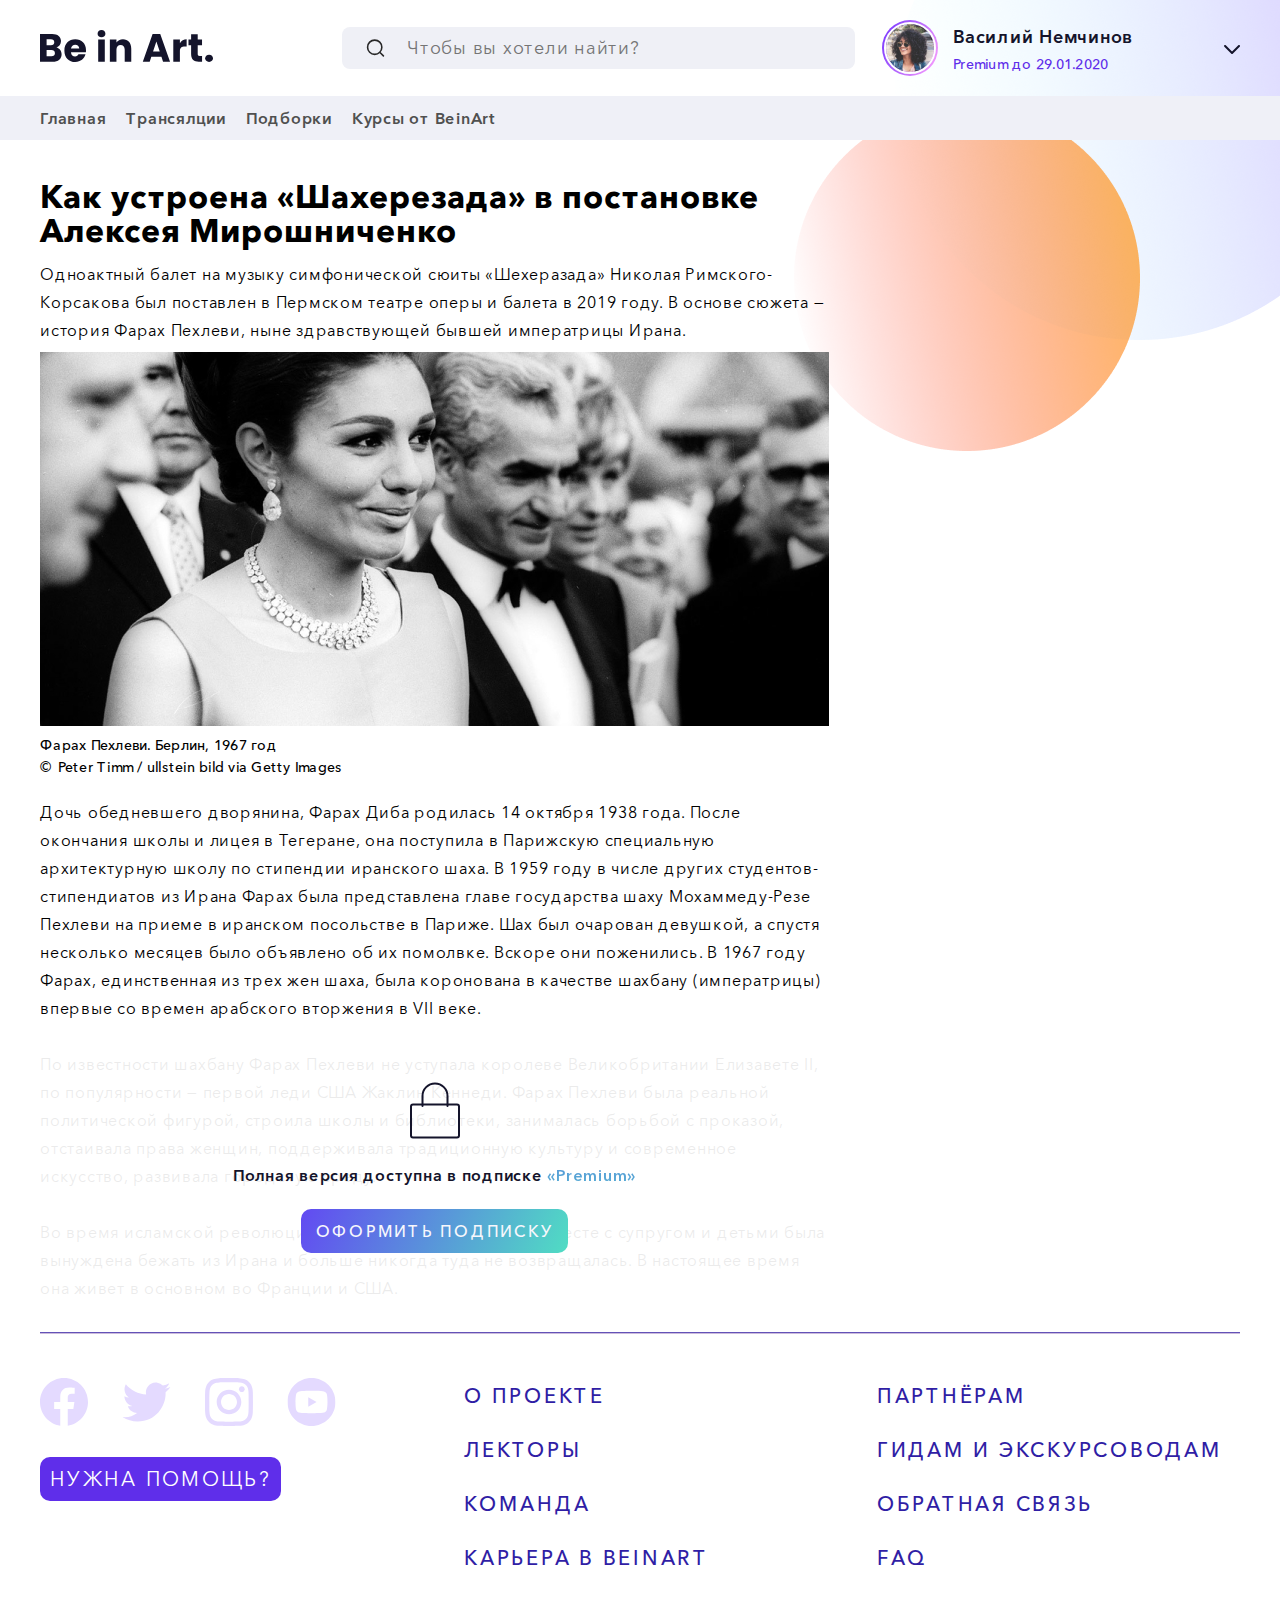
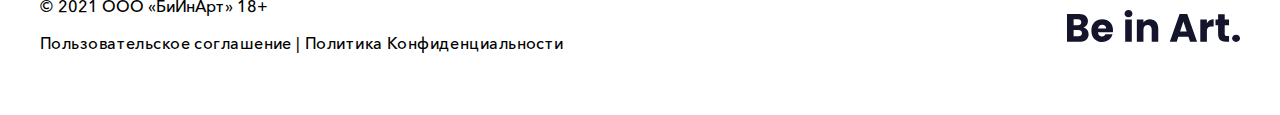
<file: index.html>
<!DOCTYPE html>
    <html lang="en">
    <head>
        <meta charset="UTF-8">
        <meta http-equiv="X-UA-Compatible" content="IE=edge">
        <meta name="viewport" content="width=device-width, initial-scale=1.0">
        <title>Document</title>
        <link rel="stylesheet" href="css/style.css">
    </head>
    <body>
        <div class="wrapper">
            <header class="header">
                <div class="container">
                    <div class="header__wrap">
                        <a href="/" class="logo header__logo">
                            <svg width="173" height="32" class="header__logo-img" viewBox="0 0 173 32" fill="none" xmlns="http://www.w3.org/2000/svg">
                                <path d="M14.9293 23.2188C14.9293 25.1965 13.6562 26.225 11.4574 26.225H6.59666V20.0939H11.3802C13.5791 20.0939 14.9293 21.241 14.9293 23.2188ZM14.2735 12.2621C14.2735 14.1607 13.0776 15.1496 10.9173 15.1496H6.59666V9.33498H10.9173C13.0776 9.33498 14.2735 10.3634 14.2735 12.2621ZM21.6031 24.1286C21.6031 20.9642 19.5585 18.1162 16.3952 17.4438C19.0184 16.6527 20.9859 14.4771 20.9859 11.115C20.9859 6.72435 17.7068 3.91595 12.1903 3.91595H0V31.6836H12.6147C18.324 31.6836 21.6031 28.7169 21.6031 24.1286Z" fill="#14142B"/>
                                <path d="M35.1946 14.7145C37.3935 14.7145 39.2452 16.0989 39.2452 18.5117H30.9897C31.3755 16.0593 33.0343 14.7145 35.1946 14.7145ZM45.4947 24.3659H38.4737C37.9336 25.5525 36.892 26.5019 35.0403 26.5019C32.9186 26.5019 31.1826 25.157 30.9512 22.2695H45.8804C45.9576 21.597 45.9962 20.9246 45.9962 20.2917C45.9962 13.5674 41.5598 9.29543 35.2718 9.29543C28.868 9.29543 24.3931 13.6465 24.3931 20.6477C24.3931 27.649 28.9452 32 35.2718 32C40.634 32 44.4531 28.6774 45.4947 24.3659Z" fill="#14142B"/>
                                <path d="M58.2023 31.6836H64.799V9.61187H58.2023V31.6836ZM61.5199 7.31768C63.8346 7.31768 65.4162 5.69592 65.4162 3.67862C65.4162 1.62176 63.8346 0 61.5199 0C59.1667 0 57.5851 1.62176 57.5851 3.67862C57.5851 5.69592 59.1667 7.31768 61.5199 7.31768Z" fill="#14142B"/>
                                <path d="M84.7072 31.6836H91.2653V18.7886C91.2653 12.8554 87.9476 9.37454 82.9712 9.37454C80.078 9.37454 77.7633 10.6799 76.4517 12.5389V9.61187H69.8551V31.6836H76.4517V19.6984C76.4517 16.6922 78.072 15.0309 80.5795 15.0309C83.087 15.0309 84.7072 16.6922 84.7072 19.6984V31.6836Z" fill="#14142B"/>
                                <path d="M123.054 31.6836H130.036L120.238 3.91595H112.599L102.801 31.6836H109.706L111.326 26.7787H121.434L123.054 31.6836ZM119.736 21.5575H113.062L116.38 11.3918L119.736 21.5575Z" fill="#14142B"/>
                                <path d="M139.891 21.4388C139.891 17.6415 141.704 16.534 144.828 16.534H146.642V9.37454C143.748 9.37454 141.395 10.9567 139.891 13.2905V9.61187H133.294V31.6836H139.891V21.4388Z" fill="#14142B"/>
                                <path d="M151.112 24.0099C151.112 29.7454 154.236 31.6836 158.711 31.6836H162.068V25.9481H159.714C158.248 25.9481 157.708 25.3943 157.708 24.089V15.2287H162.029V9.61187H157.708V4.23239H151.112V9.61187H148.488V15.2287H151.112V24.0099Z" fill="#14142B"/>
                                <path d="M173 28.3609C173 26.2645 171.418 24.6428 169.104 24.6428C166.751 24.6428 165.169 26.2645 165.169 28.3609C165.169 30.3782 166.751 32 169.104 32C171.418 32 173 30.3782 173 28.3609Z" fill="#14142B"/>
                            </svg>                            
                        </a>
                        <div class="header__menu">
                            <div class="header__right">
                                <div class="search">
                                <input type="search" class="search__input" placeholder="Чтобы вы хотели найти?">
                                <button class="search__button">
                                    <svg width="19" height="19" class="search__icon" viewBox="0 0 24 24" fill="none" xmlns="http://www.w3.org/2000/svg">
                                        <g o   pacity="0.5">
                                        <path d="M11 20C15.9706 20 20 15.9706 20 11C20 6.02944 15.9706 2 11 2C6.02944 2 2 6.02944 2 11C2 15.9706 6.02944 20 11 20Z" stroke="#282828" stroke-width="2" stroke-linecap="round" stroke-linejoin="round"/>
                                        <path d="M22 22L18 18" stroke="#282828" stroke-width="2" stroke-linecap="round" stroke-linejoin="round"/>
                                        </g>
                                    </svg>
                                </button>
                            </div>
                            <button class="user-prev">
                                <div class="user-prev__avatar">
                                    <img src="images/avatar.jpg" alt="" class="user-prev__avatar-img">
                                </div>
                                <div class="user-prev__info">
                                    <span class="user-prev__info-name">Василий Немчинов</span>
                                    <span class="user-prev__info-status">Premium до 29.01.2020</span>
                                </div>
                                <div class="user-prev__arrow">
                                    <svg width="16" height="9" class="user-prev__arrow-img" viewBox="0 0 16 9" fill="none" xmlns="http://www.w3.org/2000/svg">
                                        <path d="M15 1L8.03683 7.96317L1.07366 1" stroke="#14142B" stroke-width="2" stroke-linecap="round" stroke-linejoin="round"/>
                                    </svg> 
                                </div>
                            </button>
                            </div>
                            <div class="sandwich">
                                <a href="javascript:void(0);" class="sandwich__open-btn">
                                    <span class="sandwich__line"></span>
                                    <span class="sandwich__line"></span>
                                    <span class="sandwich__line"></span>
                                </a>
                                <div class="sandwich__content">
                                    <div class="sandwich__header">
                                        <a href="javascript:void(0);" class="sandwich__close-btn">
                                            <svg class="sandwich__close-icon" width="30" height="30" version="1.1" id="Layer_1" xmlns="http://www.w3.org/2000/svg" xmlns:xlink="http://www.w3.org/1999/xlink" x="0px" y="0px" viewBox="0 0 492 492" style="enable-background:new 0 0 492 492;" xml:space="preserve">
                                            <g>
                                                <path d="M300.188,246L484.14,62.04c5.06-5.064,7.852-11.82,7.86-19.024c0-7.208-2.792-13.972-7.86-19.028L468.02,7.872
                                                    c-5.068-5.076-11.824-7.856-19.036-7.856c-7.2,0-13.956,2.78-19.024,7.856L246.008,191.82L62.048,7.872
                                                    c-5.06-5.076-11.82-7.856-19.028-7.856c-7.2,0-13.96,2.78-19.02,7.856L7.872,23.988c-10.496,10.496-10.496,27.568,0,38.052
                                                    L191.828,246L7.872,429.952c-5.064,5.072-7.852,11.828-7.852,19.032c0,7.204,2.788,13.96,7.852,19.028l16.124,16.116
                                                    c5.06,5.072,11.824,7.856,19.02,7.856c7.208,0,13.968-2.784,19.028-7.856l183.96-183.952l183.952,183.952
                                                    c5.068,5.072,11.824,7.856,19.024,7.856h0.008c7.204,0,13.96-2.784,19.028-7.856l16.12-16.116
                                                    c5.06-5.064,7.852-11.824,7.852-19.028c0-7.204-2.792-13.96-7.852-19.028L300.188,246z"/>
                                            </g>
                                            </svg>
                                        </a>
                                    </div>
                                    <div class="sandwich__body">
                                        <nav class="sandwich__menu">
                                            <a href="/" class="sandwich__menu-link">Главная</a>
                                            <a href="/" class="sandwich__menu-link">Трансялции</a>
                                            <a href="/" class="sandwich__menu-link">Подборки</a>
                                            <a href="/" class="sandwich__menu-link">Курсы от  BeinArt</a>
                                        </nav>
                                    </div>
                                </div>
                            </div>
                        </div>
                    </div>
                </div>
                <div class="menu">
                    <div class="container">
                        <nav class="menu__wrap">
                            <a href="/" class="menu__link">Главная</a>
                            <a href="/" class="menu__link">Трансялции</a>
                            <a href="/" class="menu__link">Подборки</a>
                            <a href="/" class="menu__link">Курсы от  BeinArt</a>
                        </nav>
                    </div>
                </div>
            </header>
            <div class="main">
                <div class="container">
                    <div class="main__left">
                        <div class="article">
                            <h1 class="article__title">Как устроена «Шахерезада» в постановке Алексея Мирошниченко</h1>
                            <p class="article__desc">Одноактный балет на музыку симфонической сюиты «Шехеразада» Николая Римского-Корсакова был поставлен в Пермском театре оперы и балета в 2019 году. В основе сюжета — история Фарах Пехлеви, ныне здравствую­щей бывшей императрицы Ирана.</p>
                            <div class="article-pic">
                                <img src="images/article-img.jpg" alt="" class="article-pic__img">
                                <span class="article-pic__signature">Фарах Пехлеви. Берлин, 1967 год <br> © Peter Timm / ullstein bild via Getty Images</span>
                            </div>
                            <p class="article__desc">Дочь обедневшего дворянина, Фарах Диба родилась 14 октября 1938 года. После окончания школы и лицея в Тегеране, она поступила в Париж­скую специальную архитектурную школу по стипендии иранского шаха. В 1959 году в числе других студентов-стипендиатов из Ирана Фарах была представлена главе государства шаху Мохаммеду-Резе Пехлеви на приеме в иранском посоль­стве в Париже. Шах был очарован девушкой, а спустя несколько месяцев было объявлено об их по­молв­ке. Вскоре они поженились. В 1967 году Фарах, един­ственная из трех жен шаха, была коронована в качестве шахбану (импе­ра­трицы) впервые со времен арабского вторжения в VII веке. <br><br> По известности шахбану Фарах Пехлеви не уступала королеве Великобритании Елизавете II, по популярности — первой леди США Жаклин Кеннеди. Фарах Пехлеви была реальной политической фигурой, строила школы и библиотеки, занималась борьбой с проказой, отстаивала права женщин, поддерживала традиционную культуру и совре­менное искусство, развивала городскую среду.<br><br>Во время исламской революции 1979 года Фарах Пехлеви вместе с супругом и детьми была вынуждена бежать из Ирана и больше никогда туда не возвра­щалась. В настоящее время она живет в основном во Франции и США.</p>
                            <div class="castle">
                                <svg width="60" height="60" class="castle__img" viewBox="0 0 60 60" fill="none" xmlns="http://www.w3.org/2000/svg">
                                    <rect x="6" y="23.5" width="48" height="33" rx="2" stroke="#14142B" stroke-width="2"/>
                                    <path d="M17.5 25V15C17.5 11.6848 18.817 8.50537 21.1612 6.16117C23.5054 3.81696 26.6848 2.5 30 2.5C33.3152 2.5 36.4946 3.81696 38.8388 6.16117C41.183 8.50537 42.5 11.6848 42.5 15V25" stroke="#14142B" stroke-width="2" stroke-linecap="round" stroke-linejoin="round"/>
                                </svg>                                    
                                <span class="castle__full">Полная версия доступна в подписке <a href="/" class="castle__link">«Premium»</a></span>
                                <button class="castle__button">Оформить подписку</button>
                            </div>
                        </div>
                    </div>
                </div>
            </div>
            <footer class="footer">
                <div class="container">
                    <div class="footer__border"></div>
                    <div class="footer__wrap">
                        <div class="footer__left">
                            <div class="social">
                                <a href="/" class="social__item">
                                    <svg width="48" height="48" class="social__icon" viewBox="0 0 48 48" fill="none" xmlns="http://www.w3.org/2000/svg">
                                        <path d="M48 24C48 10.7452 37.2548 0 24 0C10.7452 0 0 10.7452 0 24C0 35.9789 8.77641 45.908 20.25 47.7084V30.9375H14.1562V24H20.25V18.7125C20.25 12.6975 23.8331 9.375 29.3152 9.375C31.9402 9.375 34.6875 9.84375 34.6875 9.84375V15.75H31.6613C28.68 15.75 27.75 17.6002 27.75 19.5V24H34.4062L33.3422 30.9375H27.75V47.7084C39.2236 45.908 48 35.9789 48 24Z"/>
                                    </svg>                                        
                                </a>
                                <a href="/" class="social__item">
                                    <svg width="49" height="48" class="social__icon" viewBox="0 0 49 48" fill="none" xmlns="http://www.w3.org/2000/svg">
                                        <g clip-path="url(#clip0)">
                                        <path d="M15.6003 43.5001C33.7091 43.5001 43.6166 28.4935 43.6166 15.4838C43.6166 15.0619 43.6072 14.6307 43.5884 14.2088C45.5158 12.815 47.179 11.0886 48.5 9.11069C46.705 9.90929 44.7993 10.4309 42.8478 10.6576C44.9026 9.42591 46.4411 7.49104 47.1781 5.21163C45.2451 6.35721 43.1312 7.16532 40.9269 7.60131C39.4417 6.02321 37.478 4.97832 35.3394 4.62819C33.2008 4.27806 31.0064 4.64219 29.0955 5.66428C27.1846 6.68638 25.6636 8.3095 24.7677 10.2827C23.8718 12.2559 23.6509 14.4693 24.1391 16.5807C20.225 16.3843 16.3959 15.3675 12.9 13.5963C9.40405 11.8251 6.31939 9.33896 3.84594 6.29913C2.5888 8.46658 2.20411 11.0314 2.77006 13.4723C3.33601 15.9132 4.81013 18.047 6.89281 19.4401C5.32926 19.3904 3.79995 18.9695 2.43125 18.2119V18.3338C2.42985 20.6084 3.2162 22.8133 4.65662 24.5736C6.09704 26.334 8.10265 27.5412 10.3325 27.9901C8.88411 28.3863 7.36396 28.4441 5.88969 28.1588C6.51891 30.115 7.74315 31.8259 9.39154 33.0528C11.0399 34.2796 13.0302 34.9613 15.0847 35.0026C11.5968 37.7423 7.28835 39.2283 2.85313 39.2213C2.06657 39.2201 1.2808 39.1719 0.5 39.0769C5.00571 41.9676 10.2471 43.5029 15.6003 43.5001Z"/>
                                        </g>
                                        <defs>
                                        <clipPath id="clip0">
                                        <rect width="48" height="48" transform="translate(0.5)"/>
                                        </clipPath>
                                        </defs>
                                    </svg>                                                                                
                                </a>
                                <a href="/" class="social__item">
                                    <svg width="48" height="48" class="social__icon" viewBox="0 0 48 48" fill="none" xmlns="http://www.w3.org/2000/svg">
                                        <path d="M24 4.32187C30.4125 4.32187 31.1719 4.35 33.6938 4.4625C36.0375 4.56562 37.3031 4.95938 38.1469 5.2875C39.2625 5.71875 40.0688 6.24375 40.9031 7.07812C41.7469 7.92188 42.2625 8.71875 42.6938 9.83438C43.0219 10.6781 43.4156 11.9531 43.5188 14.2875C43.6313 16.8187 43.6594 17.5781 43.6594 23.9813C43.6594 30.3938 43.6313 31.1531 43.5188 33.675C43.4156 36.0188 43.0219 37.2844 42.6938 38.1281C42.2625 39.2438 41.7375 40.05 40.9031 40.8844C40.0594 41.7281 39.2625 42.2438 38.1469 42.675C37.3031 43.0031 36.0281 43.3969 33.6938 43.5C31.1625 43.6125 30.4031 43.6406 24 43.6406C17.5875 43.6406 16.8281 43.6125 14.3063 43.5C11.9625 43.3969 10.6969 43.0031 9.85313 42.675C8.7375 42.2438 7.93125 41.7188 7.09688 40.8844C6.25313 40.0406 5.7375 39.2438 5.30625 38.1281C4.97813 37.2844 4.58438 36.0094 4.48125 33.675C4.36875 31.1438 4.34063 30.3844 4.34063 23.9813C4.34063 17.5688 4.36875 16.8094 4.48125 14.2875C4.58438 11.9437 4.97813 10.6781 5.30625 9.83438C5.7375 8.71875 6.2625 7.9125 7.09688 7.07812C7.94063 6.23438 8.7375 5.71875 9.85313 5.2875C10.6969 4.95938 11.9719 4.56562 14.3063 4.4625C16.8281 4.35 17.5875 4.32187 24 4.32187ZM24 0C17.4844 0 16.6688 0.028125 14.1094 0.140625C11.5594 0.253125 9.80625 0.665625 8.2875 1.25625C6.70312 1.875 5.3625 2.69062 4.03125 4.03125C2.69063 5.3625 1.875 6.70313 1.25625 8.27813C0.665625 9.80625 0.253125 11.55 0.140625 14.1C0.028125 16.6687 0 17.4844 0 24C0 30.5156 0.028125 31.3312 0.140625 33.8906C0.253125 36.4406 0.665625 38.1938 1.25625 39.7125C1.875 41.2969 2.69063 42.6375 4.03125 43.9688C5.3625 45.3 6.70313 46.125 8.27813 46.7344C9.80625 47.325 11.55 47.7375 14.1 47.85C16.6594 47.9625 17.475 47.9906 23.9906 47.9906C30.5063 47.9906 31.3219 47.9625 33.8813 47.85C36.4313 47.7375 38.1844 47.325 39.7031 46.7344C41.2781 46.125 42.6188 45.3 43.95 43.9688C45.2812 42.6375 46.1063 41.2969 46.7156 39.7219C47.3063 38.1938 47.7188 36.45 47.8313 33.9C47.9438 31.3406 47.9719 30.525 47.9719 24.0094C47.9719 17.4938 47.9438 16.6781 47.8313 14.1188C47.7188 11.5688 47.3063 9.81563 46.7156 8.29688C46.125 6.70312 45.3094 5.3625 43.9688 4.03125C42.6375 2.7 41.2969 1.875 39.7219 1.26562C38.1938 0.675 36.45 0.2625 33.9 0.15C31.3313 0.028125 30.5156 0 24 0Z" fill="#E4DAFF"/>
                                        <path d="M24 11.6719C17.1938 11.6719 11.6719 17.1938 11.6719 24C11.6719 30.8062 17.1938 36.3281 24 36.3281C30.8062 36.3281 36.3281 30.8062 36.3281 24C36.3281 17.1938 30.8062 11.6719 24 11.6719ZM24 31.9969C19.5844 31.9969 16.0031 28.4156 16.0031 24C16.0031 19.5844 19.5844 16.0031 24 16.0031C28.4156 16.0031 31.9969 19.5844 31.9969 24C31.9969 28.4156 28.4156 31.9969 24 31.9969Z"/>
                                        <path d="M39.6937 11.1843C39.6937 12.778 38.4 14.0624 36.8156 14.0624C35.2219 14.0624 33.9375 12.7687 33.9375 11.1843C33.9375 9.59053 35.2313 8.30615 36.8156 8.30615C38.4 8.30615 39.6937 9.5999 39.6937 11.1843Z"/>
                                    </svg>                                                                              
                                </a>
                                <a href="/" class="social__item">
                                    <svg width="49" height="48" class="social__icon" viewBox="0 0 49 48" fill="none" xmlns="http://www.w3.org/2000/svg">
                                        <g clip-path="url(#clip0)">
                                        <path d="M21.227 28.7578L29.5909 24L21.227 19.2422V28.7578Z"/>
                                        <path d="M24.5 0C11.2452 0 0.5 10.7452 0.5 24C0.5 37.2548 11.2452 48 24.5 48C37.7548 48 48.5 37.2548 48.5 24C48.5 10.7452 37.7548 0 24.5 0ZM39.8314 31.7522C39.6506 32.4331 39.294 33.0545 38.7975 33.5543C38.3009 34.0541 37.6818 34.4146 37.002 34.5998C34.5069 35.2725 24.5 35.2725 24.5 35.2725C24.5 35.2725 14.4931 35.2725 11.998 34.5998C11.3182 34.4146 10.6991 34.0541 10.2025 33.5543C9.70599 33.0545 9.34944 32.4331 9.16859 31.7522C8.50016 29.2406 8.50016 24 8.50016 24C8.50016 24 8.50016 18.7594 9.16859 16.2478C9.34944 15.5669 9.70599 14.9455 10.2025 14.4457C10.6991 13.9459 11.3182 13.5854 11.998 13.4002C14.4931 12.7275 24.5 12.7275 24.5 12.7275C24.5 12.7275 34.5069 12.7275 37.002 13.4002C37.6818 13.5854 38.3009 13.9459 38.7975 14.4457C39.294 14.9455 39.6506 15.5669 39.8314 16.2478C40.4998 18.7594 40.4998 24 40.4998 24C40.4998 24 40.4998 29.2406 39.8314 31.7522Z"/>
                                        </g>
                                        <defs>
                                        <clipPath id="clip0">
                                        <rect width="48" height="48" transform="translate(0.5)"/>
                                        </clipPath>
                                        </defs>
                                    </svg>                                                                              
                                </a>
                            </div>
                            <button class="footer__help">Нужна помощь?</button>
                        </div>
                        <div class="footer__right">
                            <div class="footer-menu">
                                <div class="footer-menu__left">
                                    <a href="/" class="footer-menu__left-link">О проекте</a>
                                    <a href="/" class="footer-menu__left-link">Лекторы</a>
                                    <a href="/" class="footer-menu__left-link">Команда</a>
                                    <a href="/" class="footer-menu__left-link">Карьера в BeinArt</a>
                                </div>
                                <div class="footer-menu__right">
                                    <a href="/" class="footer-menu__right-link">Партнёрам</a>
                                    <a href="/" class="footer-menu__right-link">Гидам и экскурсоводам</a>
                                    <a href="/" class="footer-menu__right-link">Обратная связь</a>
                                    <a href="/" class="footer-menu__right-link">Faq</a>
                                </div>  
                            </div>
                        </div>
                    </div>
                    <div class="footer__bottom">
                        <div class="footer__bottom-left">
                            <span class="footer__bottom-copyright">© 2021 ООО «БиИнАрт» 18+</span>
                            <div class="footer__bottom-list">
                                <div class="footer__bottom-item">
                                    <a href="/" class="footer__bottom-agreement">Пользовательское соглашение</a>
                                    <svg width="7" height="12" class="footer__bottom-arrow" viewBox="0 0 7 12" fill="none" xmlns="http://www.w3.org/2000/svg">
                                        <path d="M1.25 1.91669L5.31185 5.97854L1.25 10.0404" stroke="#BCA4FF" stroke-width="2" stroke-linecap="round" stroke-linejoin="round"/>
                                    </svg>
                                    <span class="footer__bottom-separator">|</span>
                                </div>                                
                                <div class="footer__bottom-item">
                                    <a href="/" class="footer__bottom-agreement">Политика Конфиденциальности</a>
                                    <svg width="7" height="12" class="footer__bottom-arrow" viewBox="0 0 7 12" fill="none" xmlns="http://www.w3.org/2000/svg">
                                        <path d="M1.25 1.91669L5.31185 5.97854L1.25 10.0404" stroke="#BCA4FF" stroke-width="2" stroke-linecap="round" stroke-linejoin="round"/>
                                    </svg>  
                                </div>
                            </div>
                        </div>
                        <div class="footer__bottom-right">
                            <a href="/" class="logo footer__bottom-logo">
                                <svg width="173" height="32" viewBox="0 0 173 32" fill="none" xmlns="http://www.w3.org/2000/svg">
                                    <path d="M14.9293 23.2188C14.9293 25.1965 13.6562 26.225 11.4574 26.225H6.59666V20.0939H11.3802C13.5791 20.0939 14.9293 21.241 14.9293 23.2188ZM14.2735 12.2621C14.2735 14.1607 13.0776 15.1496 10.9173 15.1496H6.59666V9.33498H10.9173C13.0776 9.33498 14.2735 10.3634 14.2735 12.2621ZM21.6031 24.1286C21.6031 20.9642 19.5585 18.1162 16.3952 17.4438C19.0184 16.6527 20.9859 14.4771 20.9859 11.115C20.9859 6.72435 17.7068 3.91595 12.1903 3.91595H0V31.6836H12.6147C18.324 31.6836 21.6031 28.7169 21.6031 24.1286Z" fill="#14142B"/>
                                    <path d="M35.1946 14.7145C37.3935 14.7145 39.2452 16.0989 39.2452 18.5117H30.9897C31.3755 16.0593 33.0343 14.7145 35.1946 14.7145ZM45.4947 24.3659H38.4737C37.9336 25.5525 36.892 26.5019 35.0403 26.5019C32.9186 26.5019 31.1826 25.157 30.9512 22.2695H45.8804C45.9576 21.597 45.9962 20.9246 45.9962 20.2917C45.9962 13.5674 41.5598 9.29543 35.2718 9.29543C28.868 9.29543 24.3931 13.6465 24.3931 20.6477C24.3931 27.649 28.9452 32 35.2718 32C40.634 32 44.4531 28.6774 45.4947 24.3659Z" fill="#14142B"/>
                                    <path d="M58.2023 31.6836H64.799V9.61187H58.2023V31.6836ZM61.5199 7.31768C63.8346 7.31768 65.4162 5.69592 65.4162 3.67862C65.4162 1.62176 63.8346 0 61.5199 0C59.1667 0 57.5851 1.62176 57.5851 3.67862C57.5851 5.69592 59.1667 7.31768 61.5199 7.31768Z" fill="#14142B"/>
                                    <path d="M84.7072 31.6836H91.2653V18.7886C91.2653 12.8554 87.9476 9.37454 82.9712 9.37454C80.078 9.37454 77.7633 10.6799 76.4517 12.5389V9.61187H69.8551V31.6836H76.4517V19.6984C76.4517 16.6922 78.072 15.0309 80.5795 15.0309C83.087 15.0309 84.7072 16.6922 84.7072 19.6984V31.6836Z" fill="#14142B"/>
                                    <path d="M123.054 31.6836H130.036L120.238 3.91595H112.599L102.801 31.6836H109.706L111.326 26.7787H121.434L123.054 31.6836ZM119.736 21.5575H113.062L116.38 11.3918L119.736 21.5575Z" fill="#14142B"/>
                                    <path d="M139.891 21.4388C139.891 17.6415 141.704 16.534 144.828 16.534H146.642V9.37454C143.748 9.37454 141.395 10.9567 139.891 13.2905V9.61187H133.294V31.6836H139.891V21.4388Z" fill="#14142B"/>
                                    <path d="M151.112 24.0099C151.112 29.7454 154.236 31.6836 158.711 31.6836H162.068V25.9481H159.714C158.248 25.9481 157.708 25.3943 157.708 24.089V15.2287H162.029V9.61187H157.708V4.23239H151.112V9.61187H148.488V15.2287H151.112V24.0099Z" fill="#14142B"/>
                                    <path d="M173 28.3609C173 26.2645 171.418 24.6428 169.104 24.6428C166.751 24.6428 165.169 26.2645 165.169 28.3609C165.169 30.3782 166.751 32 169.104 32C171.418 32 173 30.3782 173 28.3609Z" fill="#14142B"/>
                                </svg>                            
                            </a>
                        </div>
                    </div>
                </div>
            </footer>
        </div>
        <script src="js/main.js"></script>
    </body>
    </html>
</file>
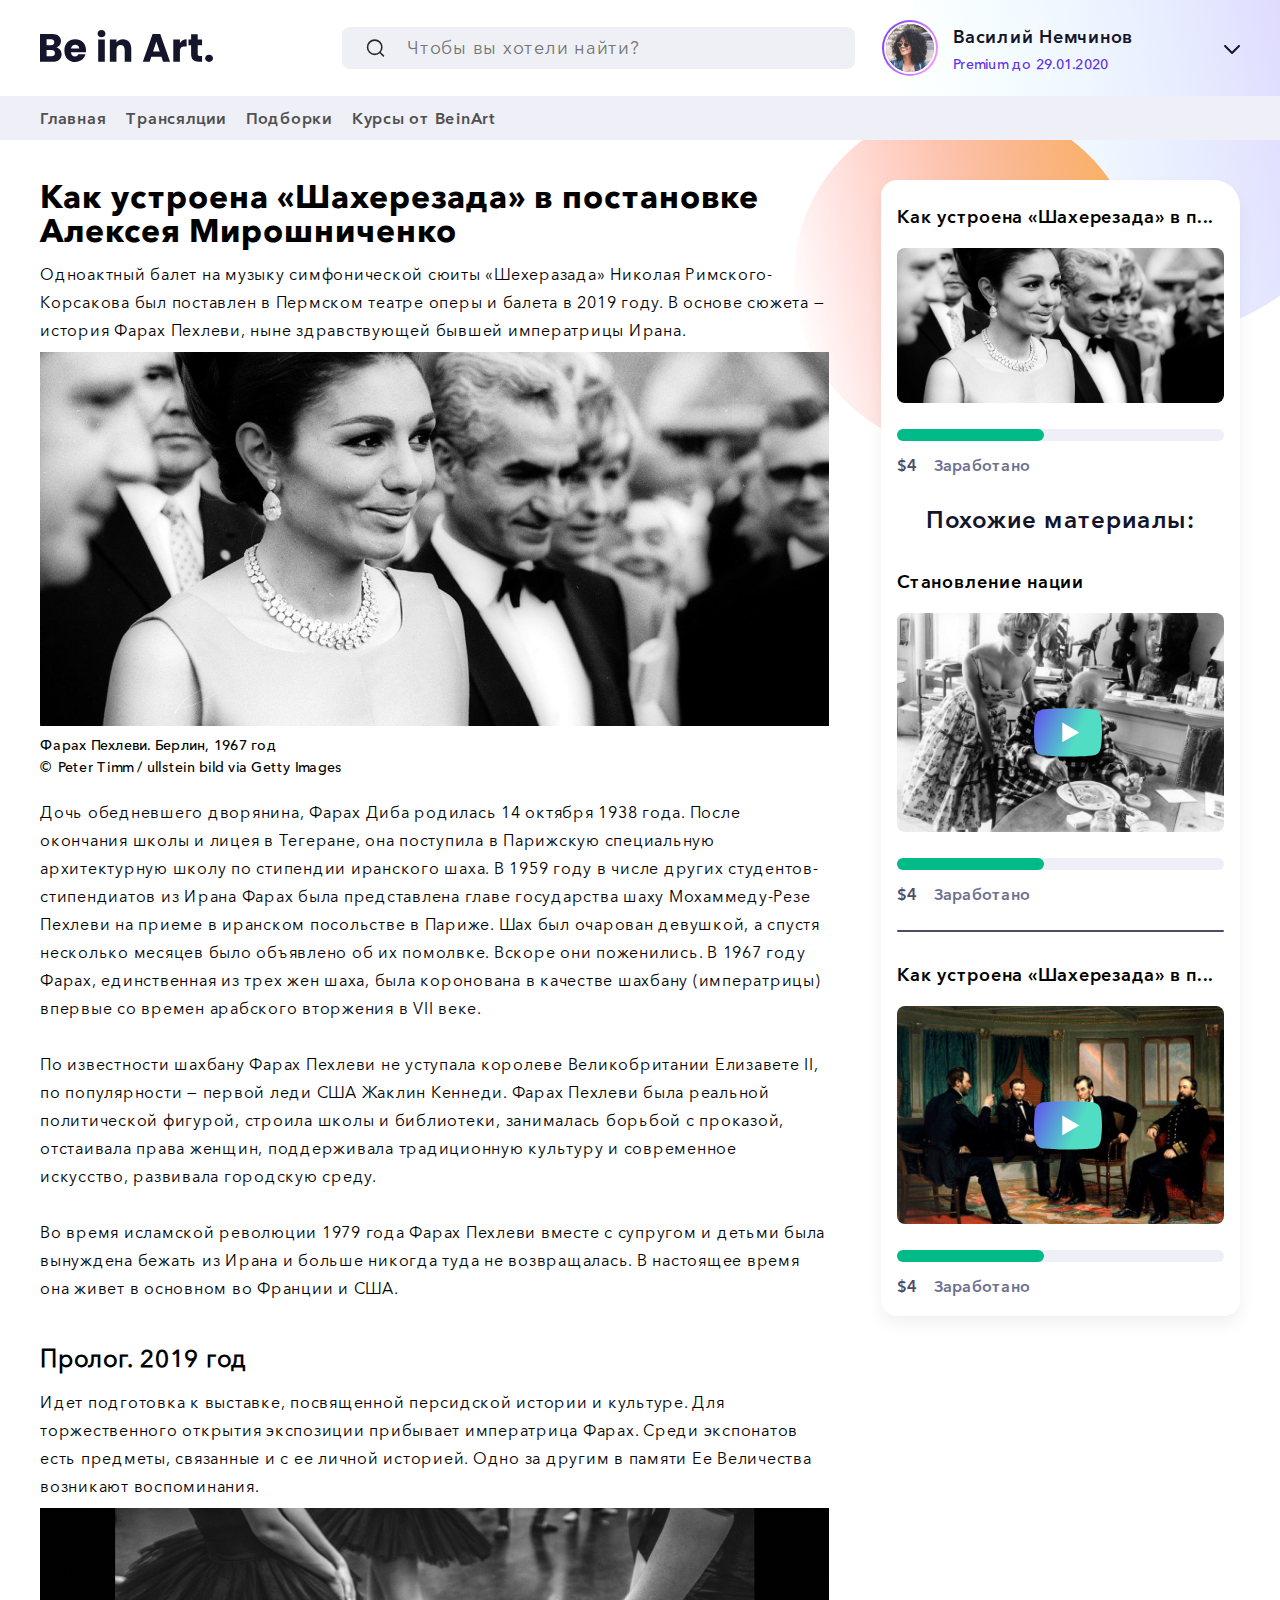
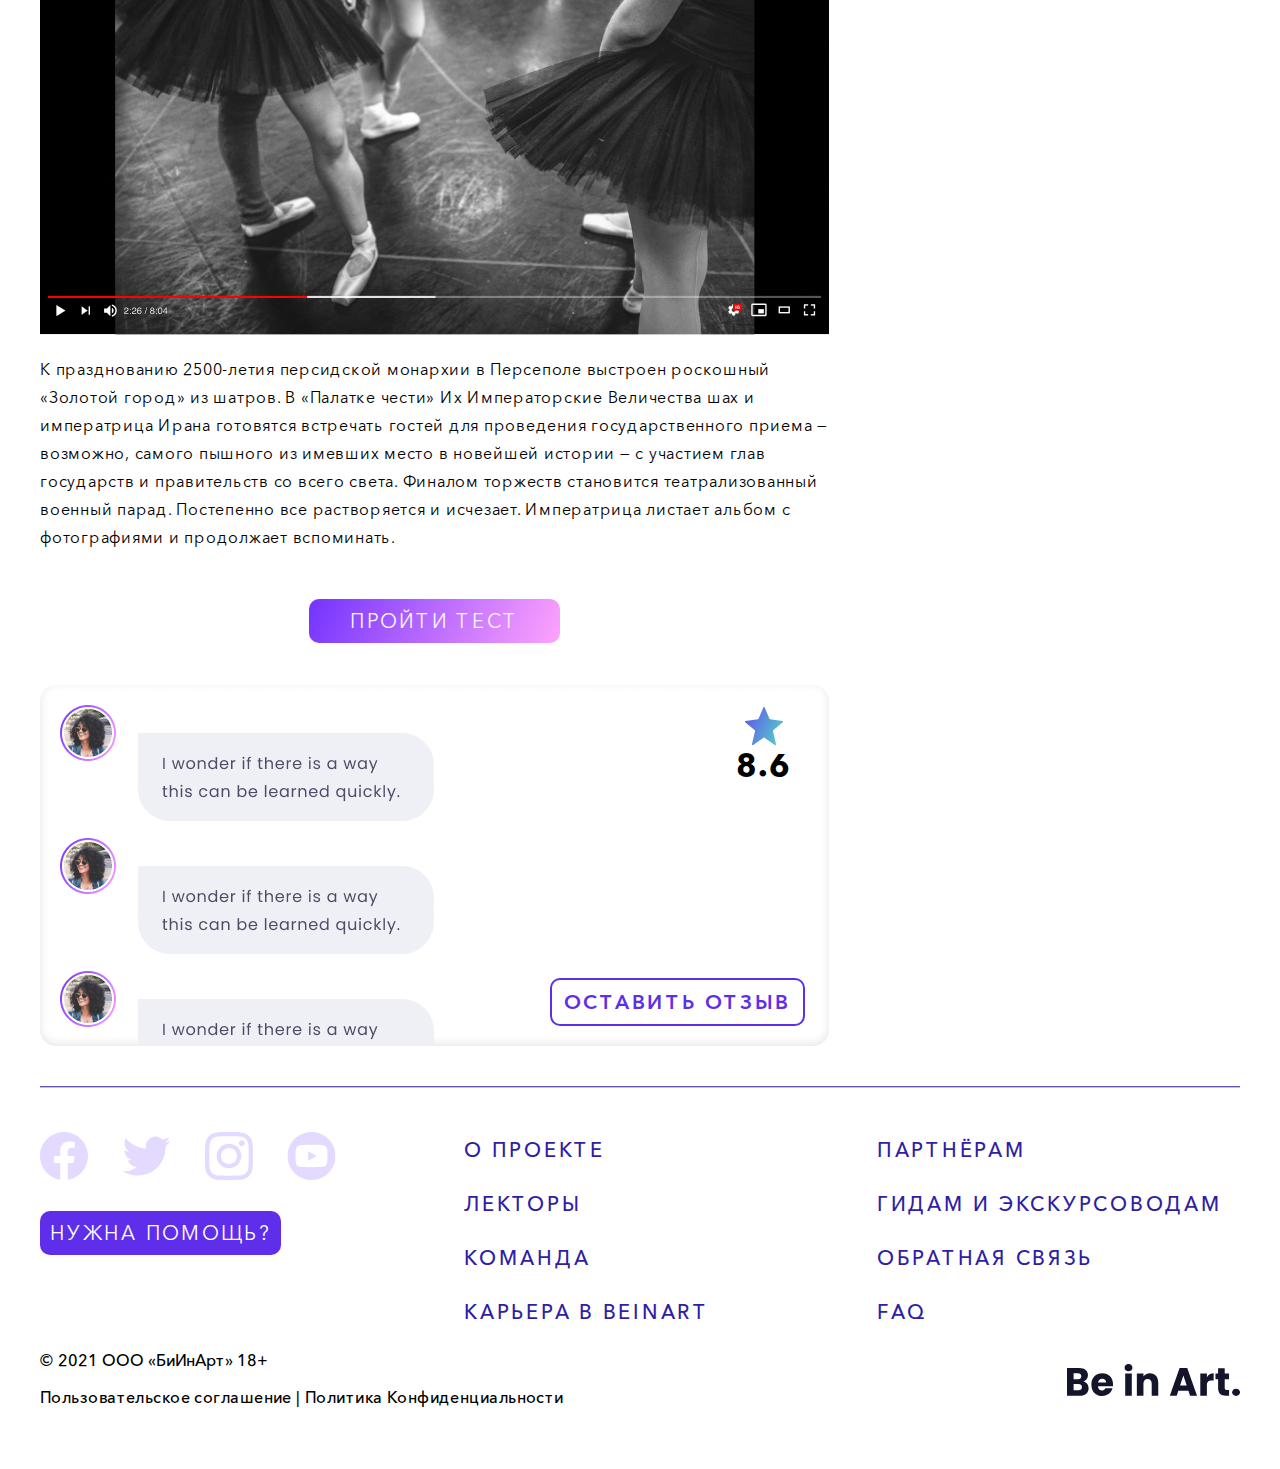
<file: full.html>
<!DOCTYPE html>
    <html lang="en">
    <head>
        <meta charset="UTF-8">
        <meta http-equiv="X-UA-Compatible" content="IE=edge">
        <meta name="viewport" content="width=device-width, initial-scale=1.0">
        <title>Document</title>
        <link rel="stylesheet" href="css/style.css">
    </head>
    <body>
        <div class="wrapper">
            <header class="header">
                <div class="container">
                    <div class="header__wrap">
                        <a href="/" class="logo header__logo">
                            <svg width="173" height="32" class="header__logo-img" viewBox="0 0 173 32" fill="none" xmlns="http://www.w3.org/2000/svg">
                                <path d="M14.9293 23.2188C14.9293 25.1965 13.6562 26.225 11.4574 26.225H6.59666V20.0939H11.3802C13.5791 20.0939 14.9293 21.241 14.9293 23.2188ZM14.2735 12.2621C14.2735 14.1607 13.0776 15.1496 10.9173 15.1496H6.59666V9.33498H10.9173C13.0776 9.33498 14.2735 10.3634 14.2735 12.2621ZM21.6031 24.1286C21.6031 20.9642 19.5585 18.1162 16.3952 17.4438C19.0184 16.6527 20.9859 14.4771 20.9859 11.115C20.9859 6.72435 17.7068 3.91595 12.1903 3.91595H0V31.6836H12.6147C18.324 31.6836 21.6031 28.7169 21.6031 24.1286Z" fill="#14142B"/>
                                <path d="M35.1946 14.7145C37.3935 14.7145 39.2452 16.0989 39.2452 18.5117H30.9897C31.3755 16.0593 33.0343 14.7145 35.1946 14.7145ZM45.4947 24.3659H38.4737C37.9336 25.5525 36.892 26.5019 35.0403 26.5019C32.9186 26.5019 31.1826 25.157 30.9512 22.2695H45.8804C45.9576 21.597 45.9962 20.9246 45.9962 20.2917C45.9962 13.5674 41.5598 9.29543 35.2718 9.29543C28.868 9.29543 24.3931 13.6465 24.3931 20.6477C24.3931 27.649 28.9452 32 35.2718 32C40.634 32 44.4531 28.6774 45.4947 24.3659Z" fill="#14142B"/>
                                <path d="M58.2023 31.6836H64.799V9.61187H58.2023V31.6836ZM61.5199 7.31768C63.8346 7.31768 65.4162 5.69592 65.4162 3.67862C65.4162 1.62176 63.8346 0 61.5199 0C59.1667 0 57.5851 1.62176 57.5851 3.67862C57.5851 5.69592 59.1667 7.31768 61.5199 7.31768Z" fill="#14142B"/>
                                <path d="M84.7072 31.6836H91.2653V18.7886C91.2653 12.8554 87.9476 9.37454 82.9712 9.37454C80.078 9.37454 77.7633 10.6799 76.4517 12.5389V9.61187H69.8551V31.6836H76.4517V19.6984C76.4517 16.6922 78.072 15.0309 80.5795 15.0309C83.087 15.0309 84.7072 16.6922 84.7072 19.6984V31.6836Z" fill="#14142B"/>
                                <path d="M123.054 31.6836H130.036L120.238 3.91595H112.599L102.801 31.6836H109.706L111.326 26.7787H121.434L123.054 31.6836ZM119.736 21.5575H113.062L116.38 11.3918L119.736 21.5575Z" fill="#14142B"/>
                                <path d="M139.891 21.4388C139.891 17.6415 141.704 16.534 144.828 16.534H146.642V9.37454C143.748 9.37454 141.395 10.9567 139.891 13.2905V9.61187H133.294V31.6836H139.891V21.4388Z" fill="#14142B"/>
                                <path d="M151.112 24.0099C151.112 29.7454 154.236 31.6836 158.711 31.6836H162.068V25.9481H159.714C158.248 25.9481 157.708 25.3943 157.708 24.089V15.2287H162.029V9.61187H157.708V4.23239H151.112V9.61187H148.488V15.2287H151.112V24.0099Z" fill="#14142B"/>
                                <path d="M173 28.3609C173 26.2645 171.418 24.6428 169.104 24.6428C166.751 24.6428 165.169 26.2645 165.169 28.3609C165.169 30.3782 166.751 32 169.104 32C171.418 32 173 30.3782 173 28.3609Z" fill="#14142B"/>
                            </svg>                            
                        </a>
                        <div class="header__menu">
                            <div class="header__right">
                                <div class="search">
                                <input type="search" class="search__input" placeholder="Чтобы вы хотели найти?">
                                <button class="search__button">
                                    <svg width="19" height="19" class="search__icon" viewBox="0 0 24 24" fill="none" xmlns="http://www.w3.org/2000/svg">
                                        <g o   pacity="0.5">
                                        <path d="M11 20C15.9706 20 20 15.9706 20 11C20 6.02944 15.9706 2 11 2C6.02944 2 2 6.02944 2 11C2 15.9706 6.02944 20 11 20Z" stroke="#282828" stroke-width="2" stroke-linecap="round" stroke-linejoin="round"/>
                                        <path d="M22 22L18 18" stroke="#282828" stroke-width="2" stroke-linecap="round" stroke-linejoin="round"/>
                                        </g>
                                    </svg>
                                </button>
                            </div>
                            <button class="user-prev">
                                <div class="user-prev__avatar">
                                    <img src="images/avatar.jpg" alt="" class="user-prev__avatar-img">
                                </div>
                                <div class="user-prev__info">
                                    <span class="user-prev__info-name">Василий Немчинов</span>
                                    <span class="user-prev__info-status">Premium до 29.01.2020</span>
                                </div>
                                <div class="user-prev__arrow">
                                    <svg width="16" height="9" class="user-prev__arrow-img" viewBox="0 0 16 9" fill="none" xmlns="http://www.w3.org/2000/svg">
                                        <path d="M15 1L8.03683 7.96317L1.07366 1" stroke="#14142B" stroke-width="2" stroke-linecap="round" stroke-linejoin="round"/>
                                    </svg> 
                                </div>
                            </button>
                            </div>
                            <div class="sandwich">
                                <a href="javascript:void(0);" class="sandwich__open-btn">
                                    <span class="sandwich__line"></span>
                                    <span class="sandwich__line"></span>
                                    <span class="sandwich__line"></span>
                                </a>
                                <div class="sandwich__content">
                                    <div class="sandwich__header">
                                        <a href="javascript:void(0);" class="sandwich__close-btn">
                                            <svg class="sandwich__close-icon" width="30" height="30" version="1.1" id="Layer_1" xmlns="http://www.w3.org/2000/svg" xmlns:xlink="http://www.w3.org/1999/xlink" x="0px" y="0px" viewBox="0 0 492 492" style="enable-background:new 0 0 492 492;" xml:space="preserve">
                                            <g>
                                                <path d="M300.188,246L484.14,62.04c5.06-5.064,7.852-11.82,7.86-19.024c0-7.208-2.792-13.972-7.86-19.028L468.02,7.872
                                                    c-5.068-5.076-11.824-7.856-19.036-7.856c-7.2,0-13.956,2.78-19.024,7.856L246.008,191.82L62.048,7.872
                                                    c-5.06-5.076-11.82-7.856-19.028-7.856c-7.2,0-13.96,2.78-19.02,7.856L7.872,23.988c-10.496,10.496-10.496,27.568,0,38.052
                                                    L191.828,246L7.872,429.952c-5.064,5.072-7.852,11.828-7.852,19.032c0,7.204,2.788,13.96,7.852,19.028l16.124,16.116
                                                    c5.06,5.072,11.824,7.856,19.02,7.856c7.208,0,13.968-2.784,19.028-7.856l183.96-183.952l183.952,183.952
                                                    c5.068,5.072,11.824,7.856,19.024,7.856h0.008c7.204,0,13.96-2.784,19.028-7.856l16.12-16.116
                                                    c5.06-5.064,7.852-11.824,7.852-19.028c0-7.204-2.792-13.96-7.852-19.028L300.188,246z"/>
                                            </g>
                                            </svg>
                                        </a>
                                    </div>
                                    <div class="sandwich__body">
                                        <nav class="sandwich__menu">
                                            <a href="/" class="sandwich__menu-link">Главная</a>
                                            <a href="/" class="sandwich__menu-link">Трансялции</a>
                                            <a href="/" class="sandwich__menu-link">Подборки</a>
                                            <a href="/" class="sandwich__menu-link">Курсы от  BeinArt</a>
                                        </nav>
                                    </div>
                                </div>
                            </div>
                        </div>
                    </div>
                </div>
                <div class="menu">
                    <div class="container">
                        <nav class="menu__wrap">
                            <a href="/" class="menu__link">Главная</a>
                            <a href="/" class="menu__link">Трансялции</a>
                            <a href="/" class="menu__link">Подборки</a>
                            <a href="/" class="menu__link">Курсы от  BeinArt</a>
                        </nav>
                    </div>
                </div>
            </header>
            <div class="main main__indent">
                <div class="container">
                    <div class="main__wrapper">
                        <div class="main__left">
                            <div class="article">
                                <h1 class="article__title">Как устроена «Шахерезада» в постановке Алексея Мирошниченко</h1>
                                <p class="article__desc">Одноактный балет на музыку симфонической сюиты «Шехеразада» Николая Римского-Корсакова был поставлен в Пермском театре оперы и балета в 2019 году. В основе сюжета — история Фарах Пехлеви, ныне здравствую­щей бывшей императрицы Ирана.</p>
                                <div class="article-pic">
                                    <img src="images/article-img.jpg" alt="" class="article-pic__img">
                                    <span class="article-pic__signature">Фарах Пехлеви. Берлин, 1967 год <br> © Peter Timm / ullstein bild via Getty Images</span>
                                </div>
                                <p class="article__desc">Дочь обедневшего дворянина, Фарах Диба родилась 14 октября 1938 года. После окончания школы и лицея в Тегеране, она поступила в Париж­скую специальную архитектурную школу по стипендии иранского шаха. В 1959 году в числе других студентов-стипендиатов из Ирана Фарах была представлена главе государства шаху Мохаммеду-Резе Пехлеви на приеме в иранском посоль­стве в Париже. Шах был очарован девушкой, а спустя несколько месяцев было объявлено об их по­молв­ке. Вскоре они поженились. В 1967 году Фарах, един­ственная из трех жен шаха, была коронована в качестве шахбану (импе­ра­трицы) впервые со времен арабского вторжения в VII веке. <br><br> По известности шахбану Фарах Пехлеви не уступала королеве Великобритании Елизавете II, по популярности — первой леди США Жаклин Кеннеди. Фарах Пехлеви была реальной политической фигурой, строила школы и библиотеки, занималась борьбой с проказой, отстаивала права женщин, поддерживала традиционную культуру и совре­менное искусство, развивала городскую среду.<br><br>Во время исламской революции 1979 года Фарах Пехлеви вместе с супругом и детьми была вынуждена бежать из Ирана и больше никогда туда не возвра­щалась. В настоящее время она живет в основном во Франции и США.</p>
                                <h2 class="article__subtitle">Пролог. 2019 год</h2>
                                <p class="article__desc">Идет подготовка к выставке, посвященной персидской истории и культуре. Для торжественного открытия экспозиции прибывает императрица Фарах. Среди экспонатов есть предметы, связанные и с ее личной историей. Одно за другим в памяти Ее Величества возникают воспоминания.</p>
                                <div class="article-pic">
                                    <img src="images/video.jpg" alt="" class="article-pic__img">
                                </div>
                                <p class="article__desc">К празднованию 2500-летия персидской монархии в Персеполе выстроен роскошный «Золотой город» из шатров. В «Палатке чести» Их Императорские Величества шах и императрица Ирана готовятся встречать гостей для прове­дения государственного приема — возможно, самого пышного из имевших место в новейшей истории — с участием глав государств и правительств со всего света. Финалом торжеств становится театрализованный военный парад. Постепенно все растворяется и исчезает. Императрица листает альбом с фотографиями и продолжает вспоминать.</p>
                                <a href="#popup-test" class="article__button js-popup-link">Пройти тест</a>
                                <button class="article__pick">Забрать $3</button>
                            </div>
                            <div class="reviews">
                                <div class="reviews__pic">
                                    <img src="images/reviews.jpg" alt="" class="reviews__img">
                                </div>
                                <div class="reviews__star">
                                    <svg width="44" height="44" class="reviews__icon" viewBox="0 0 44 44" fill="none" xmlns="http://www.w3.org/2000/svg">
                                        <path d="M21.3079 3.49135C21.5646 2.87658 22.4355 2.87657 22.6922 3.49134L27.4431 14.8723C27.5457 15.118 27.7708 15.2909 28.0346 15.3266L40.4543 17.0076C41.1045 17.0956 41.3362 17.9171 40.8279 18.3319L31.1969 26.1911C30.9754 26.3718 30.8759 26.6627 30.9404 26.9412L34.0222 40.2586C34.1772 40.9287 33.4236 41.4367 32.8606 41.0415L22.4309 33.7214C22.1723 33.5399 21.8278 33.5399 21.5692 33.7214L11.1394 41.0416C10.5764 41.4367 9.8228 40.9288 9.97788 40.2586L13.0594 26.9412C13.1239 26.6627 13.0244 26.3718 12.8029 26.1911L3.17218 18.3319C2.66385 17.917 2.8956 17.0956 3.54577 17.0076L15.9654 15.3266C16.2293 15.2909 16.4544 15.118 16.557 14.8723L21.3079 3.49135Z" fill="url(#paint0_linear)"/>
                                        <defs>
                                        <linearGradient id="paint0_linear" x1="1.83337" y1="1.83337" x2="50.4546" y2="23.9311" gradientUnits="userSpaceOnUse">
                                        <stop stop-color="#624AF2"/>
                                        <stop offset="1" stop-color="#50DDC3"/>
                                        </linearGradient>
                                        </defs>
                                    </svg>
                                    <span class="reviews__count">8.6</span>                                        
                                </div>
                                <a href="#popup-callback" class="reviews__button js-popup-link">Оставить отзыв</a>
                            </div>
                        </div>
                        <div class="main__right">
                            <div class="sidebar">
                                <div class="sidebar__item">
                                    <h3 class="sidebar__title">Как устроена «Шахерезада» в п...</h3>
                                    <div class="sidebar__pic">
                                        <img src="images/article-img.jpg" alt="" class="sidebar__img">
                                    </div>
                                    <div class="sidebar__item-bottom">
                                        <div class="scale">
                                            <div class="scale__active"></div>
                                        </div>
                                        <span class="money">$4</span>
                                        <span class="status">Заработано</span>
                                    </div>
                                </div>
                                <div class="similar">
                                    <h2 class="similar__title">Похожие материалы:</h2>
                                    <div class="sidebar__item similar__item">
                                        <h3 class="sidebar__title">Становление нации</h3>
                                        <div class="sidebar__pic similar__pic">
                                            <img src="images/similar-item.jpg" alt="" class="sidebar__img">
                                            <button class="similar__play">
                                                <svg width="68" height="68" class="similar__button" viewBox="0 0 68 68" fill="none" xmlns="http://www.w3.org/2000/svg">
                                                    <path d="M66.52 19.1C65.74 16.1598 64.03 13.6712 61.1 12.8885C55.79 11.4636 34 11.3331 34 11.3331C34 11.3331 12.21 11.4636 6.9 12.8885C3.97 13.6712 2.27 16.1598 1.48 19.1C0.0600001 24.4284 0 35.4164 0 35.4164C0 35.4164 0.0600001 46.4044 1.48 51.7329C2.26 54.6731 3.97 57.1617 6.9 57.9444C12.21 59.3693 34 59.4998 34 59.4998C34 59.4998 55.79 59.3693 61.1 57.9444C64.03 57.1617 65.74 54.6731 66.52 51.7329C67.94 46.4044 68 35.4164 68 35.4164C68 35.4164 67.94 24.4284 66.52 19.1Z" fill="url(#paint0_linear)"/>
                                                    <path d="M45.3333 35.4167L28.3333 25.5V45.3333" fill="white"/>
                                                    <defs>
                                                    <linearGradient id="paint0_linear" x1="0" y1="11.3331" x2="70.0616" y2="56.2867" gradientUnits="userSpaceOnUse">
                                                    <stop stop-color="#624AF2"/>
                                                    <stop offset="1" stop-color="#50DDC3"/>
                                                    </linearGradient>
                                                    </defs>
                                                </svg>                                                                                                      
                                            </button>
                                        </div>
                                        <div class="sidebar__item-bottom">
                                            <div class="scale">
                                                <div class="scale__active"></div>
                                            </div>
                                            <span class="money">$4</span>
                                            <span class="status">Заработано</span>
                                        </div>
                                    </div>
                                    <div class="similar__border"></div>
                                    <div class="sidebar__item similar__item">
                                        <h3 class="sidebar__title">Как устроена «Шахерезада» в п...</h3>
                                        <div class="sidebar__pic similar__pic">
                                            <img src="images/similar-item1.jpg" alt="" class="sidebar__img">
                                            <button class="similar__play">
                                                <svg width="68" height="68" class="similar__button" viewBox="0 0 68 68" fill="none" xmlns="http://www.w3.org/2000/svg">
                                                    <path d="M66.52 19.1C65.74 16.1598 64.03 13.6712 61.1 12.8885C55.79 11.4636 34 11.3331 34 11.3331C34 11.3331 12.21 11.4636 6.9 12.8885C3.97 13.6712 2.27 16.1598 1.48 19.1C0.0600001 24.4284 0 35.4164 0 35.4164C0 35.4164 0.0600001 46.4044 1.48 51.7329C2.26 54.6731 3.97 57.1617 6.9 57.9444C12.21 59.3693 34 59.4998 34 59.4998C34 59.4998 55.79 59.3693 61.1 57.9444C64.03 57.1617 65.74 54.6731 66.52 51.7329C67.94 46.4044 68 35.4164 68 35.4164C68 35.4164 67.94 24.4284 66.52 19.1Z" fill="url(#paint0_linear)"/>
                                                    <path d="M45.3333 35.4167L28.3333 25.5V45.3333" fill="white"/>
                                                    <defs>
                                                    <linearGradient id="paint0_linear" x1="0" y1="11.3331" x2="70.0616" y2="56.2867" gradientUnits="userSpaceOnUse">
                                                    <stop stop-color="#624AF2"/>
                                                    <stop offset="1" stop-color="#50DDC3"/>
                                                    </linearGradient>
                                                    </defs>
                                                </svg>                                                                                                      
                                            </div>
                                        </div>
                                        <div class="sidebar__item-bottom">
                                            <div class="scale">
                                                <div class="scale__active"></div>
                                            </div>
                                            <span class="money">$4</span>
                                            <span class="status">Заработано</span>
                                        </div>
                                    </div>
                                </div>
                            </div>
                        </div>
                    </div>
                </div>
            </div>
            <footer class="footer">
                <div class="container">
                    <div class="footer__border"></div>
                    <div class="footer__wrap">
                        <div class="footer__left">
                            <div class="social">
                                <a href="/" class="social__item">
                                    <svg width="48" height="48" class="social__icon" viewBox="0 0 48 48" fill="none" xmlns="http://www.w3.org/2000/svg">
                                        <path d="M48 24C48 10.7452 37.2548 0 24 0C10.7452 0 0 10.7452 0 24C0 35.9789 8.77641 45.908 20.25 47.7084V30.9375H14.1562V24H20.25V18.7125C20.25 12.6975 23.8331 9.375 29.3152 9.375C31.9402 9.375 34.6875 9.84375 34.6875 9.84375V15.75H31.6613C28.68 15.75 27.75 17.6002 27.75 19.5V24H34.4062L33.3422 30.9375H27.75V47.7084C39.2236 45.908 48 35.9789 48 24Z"/>
                                    </svg>                                        
                                </a>
                                <a href="/" class="social__item">
                                    <svg width="49" height="48" class="social__icon" viewBox="0 0 49 48" fill="none" xmlns="http://www.w3.org/2000/svg">
                                        <g clip-path="url(#clip0)">
                                        <path d="M15.6003 43.5001C33.7091 43.5001 43.6166 28.4935 43.6166 15.4838C43.6166 15.0619 43.6072 14.6307 43.5884 14.2088C45.5158 12.815 47.179 11.0886 48.5 9.11069C46.705 9.90929 44.7993 10.4309 42.8478 10.6576C44.9026 9.42591 46.4411 7.49104 47.1781 5.21163C45.2451 6.35721 43.1312 7.16532 40.9269 7.60131C39.4417 6.02321 37.478 4.97832 35.3394 4.62819C33.2008 4.27806 31.0064 4.64219 29.0955 5.66428C27.1846 6.68638 25.6636 8.3095 24.7677 10.2827C23.8718 12.2559 23.6509 14.4693 24.1391 16.5807C20.225 16.3843 16.3959 15.3675 12.9 13.5963C9.40405 11.8251 6.31939 9.33896 3.84594 6.29913C2.5888 8.46658 2.20411 11.0314 2.77006 13.4723C3.33601 15.9132 4.81013 18.047 6.89281 19.4401C5.32926 19.3904 3.79995 18.9695 2.43125 18.2119V18.3338C2.42985 20.6084 3.2162 22.8133 4.65662 24.5736C6.09704 26.334 8.10265 27.5412 10.3325 27.9901C8.88411 28.3863 7.36396 28.4441 5.88969 28.1588C6.51891 30.115 7.74315 31.8259 9.39154 33.0528C11.0399 34.2796 13.0302 34.9613 15.0847 35.0026C11.5968 37.7423 7.28835 39.2283 2.85313 39.2213C2.06657 39.2201 1.2808 39.1719 0.5 39.0769C5.00571 41.9676 10.2471 43.5029 15.6003 43.5001Z"/>
                                        </g>
                                        <defs>
                                        <clipPath id="clip0">
                                        <rect width="48" height="48" transform="translate(0.5)"/>
                                        </clipPath>
                                        </defs>
                                    </svg>                                                                                
                                </a>
                                <a href="/" class="social__item">
                                    <svg width="48" height="48" class="social__icon" viewBox="0 0 48 48" fill="none" xmlns="http://www.w3.org/2000/svg">
                                        <path d="M24 4.32187C30.4125 4.32187 31.1719 4.35 33.6938 4.4625C36.0375 4.56562 37.3031 4.95938 38.1469 5.2875C39.2625 5.71875 40.0688 6.24375 40.9031 7.07812C41.7469 7.92188 42.2625 8.71875 42.6938 9.83438C43.0219 10.6781 43.4156 11.9531 43.5188 14.2875C43.6313 16.8187 43.6594 17.5781 43.6594 23.9813C43.6594 30.3938 43.6313 31.1531 43.5188 33.675C43.4156 36.0188 43.0219 37.2844 42.6938 38.1281C42.2625 39.2438 41.7375 40.05 40.9031 40.8844C40.0594 41.7281 39.2625 42.2438 38.1469 42.675C37.3031 43.0031 36.0281 43.3969 33.6938 43.5C31.1625 43.6125 30.4031 43.6406 24 43.6406C17.5875 43.6406 16.8281 43.6125 14.3063 43.5C11.9625 43.3969 10.6969 43.0031 9.85313 42.675C8.7375 42.2438 7.93125 41.7188 7.09688 40.8844C6.25313 40.0406 5.7375 39.2438 5.30625 38.1281C4.97813 37.2844 4.58438 36.0094 4.48125 33.675C4.36875 31.1438 4.34063 30.3844 4.34063 23.9813C4.34063 17.5688 4.36875 16.8094 4.48125 14.2875C4.58438 11.9437 4.97813 10.6781 5.30625 9.83438C5.7375 8.71875 6.2625 7.9125 7.09688 7.07812C7.94063 6.23438 8.7375 5.71875 9.85313 5.2875C10.6969 4.95938 11.9719 4.56562 14.3063 4.4625C16.8281 4.35 17.5875 4.32187 24 4.32187ZM24 0C17.4844 0 16.6688 0.028125 14.1094 0.140625C11.5594 0.253125 9.80625 0.665625 8.2875 1.25625C6.70312 1.875 5.3625 2.69062 4.03125 4.03125C2.69063 5.3625 1.875 6.70313 1.25625 8.27813C0.665625 9.80625 0.253125 11.55 0.140625 14.1C0.028125 16.6687 0 17.4844 0 24C0 30.5156 0.028125 31.3312 0.140625 33.8906C0.253125 36.4406 0.665625 38.1938 1.25625 39.7125C1.875 41.2969 2.69063 42.6375 4.03125 43.9688C5.3625 45.3 6.70313 46.125 8.27813 46.7344C9.80625 47.325 11.55 47.7375 14.1 47.85C16.6594 47.9625 17.475 47.9906 23.9906 47.9906C30.5063 47.9906 31.3219 47.9625 33.8813 47.85C36.4313 47.7375 38.1844 47.325 39.7031 46.7344C41.2781 46.125 42.6188 45.3 43.95 43.9688C45.2812 42.6375 46.1063 41.2969 46.7156 39.7219C47.3063 38.1938 47.7188 36.45 47.8313 33.9C47.9438 31.3406 47.9719 30.525 47.9719 24.0094C47.9719 17.4938 47.9438 16.6781 47.8313 14.1188C47.7188 11.5688 47.3063 9.81563 46.7156 8.29688C46.125 6.70312 45.3094 5.3625 43.9688 4.03125C42.6375 2.7 41.2969 1.875 39.7219 1.26562C38.1938 0.675 36.45 0.2625 33.9 0.15C31.3313 0.028125 30.5156 0 24 0Z" fill="#E4DAFF"/>
                                        <path d="M24 11.6719C17.1938 11.6719 11.6719 17.1938 11.6719 24C11.6719 30.8062 17.1938 36.3281 24 36.3281C30.8062 36.3281 36.3281 30.8062 36.3281 24C36.3281 17.1938 30.8062 11.6719 24 11.6719ZM24 31.9969C19.5844 31.9969 16.0031 28.4156 16.0031 24C16.0031 19.5844 19.5844 16.0031 24 16.0031C28.4156 16.0031 31.9969 19.5844 31.9969 24C31.9969 28.4156 28.4156 31.9969 24 31.9969Z"/>
                                        <path d="M39.6937 11.1843C39.6937 12.778 38.4 14.0624 36.8156 14.0624C35.2219 14.0624 33.9375 12.7687 33.9375 11.1843C33.9375 9.59053 35.2313 8.30615 36.8156 8.30615C38.4 8.30615 39.6937 9.5999 39.6937 11.1843Z"/>
                                    </svg>                                                                              
                                </a>
                                <a href="/" class="social__item">
                                    <svg width="49" height="48" class="social__icon" viewBox="0 0 49 48" fill="none" xmlns="http://www.w3.org/2000/svg">
                                        <g clip-path="url(#clip0)">
                                        <path d="M21.227 28.7578L29.5909 24L21.227 19.2422V28.7578Z"/>
                                        <path d="M24.5 0C11.2452 0 0.5 10.7452 0.5 24C0.5 37.2548 11.2452 48 24.5 48C37.7548 48 48.5 37.2548 48.5 24C48.5 10.7452 37.7548 0 24.5 0ZM39.8314 31.7522C39.6506 32.4331 39.294 33.0545 38.7975 33.5543C38.3009 34.0541 37.6818 34.4146 37.002 34.5998C34.5069 35.2725 24.5 35.2725 24.5 35.2725C24.5 35.2725 14.4931 35.2725 11.998 34.5998C11.3182 34.4146 10.6991 34.0541 10.2025 33.5543C9.70599 33.0545 9.34944 32.4331 9.16859 31.7522C8.50016 29.2406 8.50016 24 8.50016 24C8.50016 24 8.50016 18.7594 9.16859 16.2478C9.34944 15.5669 9.70599 14.9455 10.2025 14.4457C10.6991 13.9459 11.3182 13.5854 11.998 13.4002C14.4931 12.7275 24.5 12.7275 24.5 12.7275C24.5 12.7275 34.5069 12.7275 37.002 13.4002C37.6818 13.5854 38.3009 13.9459 38.7975 14.4457C39.294 14.9455 39.6506 15.5669 39.8314 16.2478C40.4998 18.7594 40.4998 24 40.4998 24C40.4998 24 40.4998 29.2406 39.8314 31.7522Z"/>
                                        </g>
                                        <defs>
                                        <clipPath id="clip0">
                                        <rect width="48" height="48" transform="translate(0.5)"/>
                                        </clipPath>
                                        </defs>
                                    </svg>                                                                              
                                </a>
                            </div>
                            <button class="footer__help">Нужна помощь?</button>
                        </div>
                        <div class="footer__right">
                            <div class="footer-menu">
                                <div class="footer-menu__left">
                                    <a href="/" class="footer-menu__left-link">О проекте</a>
                                    <a href="/" class="footer-menu__left-link">Лекторы</a>
                                    <a href="/" class="footer-menu__left-link">Команда</a>
                                    <a href="/" class="footer-menu__left-link">Карьера в BeinArt</a>
                                </div>
                                <div class="footer-menu__right">
                                    <a href="/" class="footer-menu__right-link">Партнёрам</a>
                                    <a href="/" class="footer-menu__right-link">Гидам и экскурсоводам</a>
                                    <a href="/" class="footer-menu__right-link">Обратная связь</a>
                                    <a href="/" class="footer-menu__right-link">Faq</a>
                                </div>  
                            </div>
                        </div>
                    </div>
                    <div class="footer__bottom">
                        <div class="footer__bottom-left">
                            <span class="footer__bottom-copyright">© 2021 ООО «БиИнАрт» 18+</span>
                            <div class="footer__bottom-list">
                                <div class="footer__bottom-item">
                                    <a href="/" class="footer__bottom-agreement">Пользовательское соглашение</a>
                                    <svg width="7" height="12" class="footer__bottom-arrow" viewBox="0 0 7 12" fill="none" xmlns="http://www.w3.org/2000/svg">
                                        <path d="M1.25 1.91669L5.31185 5.97854L1.25 10.0404" stroke="#BCA4FF" stroke-width="2" stroke-linecap="round" stroke-linejoin="round"/>
                                    </svg>
                                    <span class="footer__bottom-separator">|</span>
                                </div>                                
                                <div class="footer__bottom-item">
                                    <a href="/" class="footer__bottom-agreement">Политика Конфиденциальности</a>
                                    <svg width="7" height="12" class="footer__bottom-arrow" viewBox="0 0 7 12" fill="none" xmlns="http://www.w3.org/2000/svg">
                                        <path d="M1.25 1.91669L5.31185 5.97854L1.25 10.0404" stroke="#BCA4FF" stroke-width="2" stroke-linecap="round" stroke-linejoin="round"/>
                                    </svg>  
                                </div>
                            </div>
                        </div>
                        <div class="footer__bottom-right">
                            <a href="/" class="logo footer__bottom-logo">
                                <svg width="173" height="32" viewBox="0 0 173 32" fill="none" xmlns="http://www.w3.org/2000/svg">
                                    <path d="M14.9293 23.2188C14.9293 25.1965 13.6562 26.225 11.4574 26.225H6.59666V20.0939H11.3802C13.5791 20.0939 14.9293 21.241 14.9293 23.2188ZM14.2735 12.2621C14.2735 14.1607 13.0776 15.1496 10.9173 15.1496H6.59666V9.33498H10.9173C13.0776 9.33498 14.2735 10.3634 14.2735 12.2621ZM21.6031 24.1286C21.6031 20.9642 19.5585 18.1162 16.3952 17.4438C19.0184 16.6527 20.9859 14.4771 20.9859 11.115C20.9859 6.72435 17.7068 3.91595 12.1903 3.91595H0V31.6836H12.6147C18.324 31.6836 21.6031 28.7169 21.6031 24.1286Z" fill="#14142B"/>
                                    <path d="M35.1946 14.7145C37.3935 14.7145 39.2452 16.0989 39.2452 18.5117H30.9897C31.3755 16.0593 33.0343 14.7145 35.1946 14.7145ZM45.4947 24.3659H38.4737C37.9336 25.5525 36.892 26.5019 35.0403 26.5019C32.9186 26.5019 31.1826 25.157 30.9512 22.2695H45.8804C45.9576 21.597 45.9962 20.9246 45.9962 20.2917C45.9962 13.5674 41.5598 9.29543 35.2718 9.29543C28.868 9.29543 24.3931 13.6465 24.3931 20.6477C24.3931 27.649 28.9452 32 35.2718 32C40.634 32 44.4531 28.6774 45.4947 24.3659Z" fill="#14142B"/>
                                    <path d="M58.2023 31.6836H64.799V9.61187H58.2023V31.6836ZM61.5199 7.31768C63.8346 7.31768 65.4162 5.69592 65.4162 3.67862C65.4162 1.62176 63.8346 0 61.5199 0C59.1667 0 57.5851 1.62176 57.5851 3.67862C57.5851 5.69592 59.1667 7.31768 61.5199 7.31768Z" fill="#14142B"/>
                                    <path d="M84.7072 31.6836H91.2653V18.7886C91.2653 12.8554 87.9476 9.37454 82.9712 9.37454C80.078 9.37454 77.7633 10.6799 76.4517 12.5389V9.61187H69.8551V31.6836H76.4517V19.6984C76.4517 16.6922 78.072 15.0309 80.5795 15.0309C83.087 15.0309 84.7072 16.6922 84.7072 19.6984V31.6836Z" fill="#14142B"/>
                                    <path d="M123.054 31.6836H130.036L120.238 3.91595H112.599L102.801 31.6836H109.706L111.326 26.7787H121.434L123.054 31.6836ZM119.736 21.5575H113.062L116.38 11.3918L119.736 21.5575Z" fill="#14142B"/>
                                    <path d="M139.891 21.4388C139.891 17.6415 141.704 16.534 144.828 16.534H146.642V9.37454C143.748 9.37454 141.395 10.9567 139.891 13.2905V9.61187H133.294V31.6836H139.891V21.4388Z" fill="#14142B"/>
                                    <path d="M151.112 24.0099C151.112 29.7454 154.236 31.6836 158.711 31.6836H162.068V25.9481H159.714C158.248 25.9481 157.708 25.3943 157.708 24.089V15.2287H162.029V9.61187H157.708V4.23239H151.112V9.61187H148.488V15.2287H151.112V24.0099Z" fill="#14142B"/>
                                    <path d="M173 28.3609C173 26.2645 171.418 24.6428 169.104 24.6428C166.751 24.6428 165.169 26.2645 165.169 28.3609C165.169 30.3782 166.751 32 169.104 32C171.418 32 173 30.3782 173 28.3609Z" fill="#14142B"/>
                                </svg>                            
                            </a>
                        </div>
                    </div>
                </div>
            </footer>
        </div>
        <div class="popup popup-callback" id="popup-callback">
            <div class="popup__body">
                <div class="popup__content">
                    <a href="/" class="popup__close close-popup">
                        <svg width="22" height="24" viewBox="0 0 22 24" fill="none" xmlns="http://www.w3.org/2000/svg">
                            <path d="M5.5 6.29523L17.2097 18.5783" stroke="#14142B" stroke-width="2" stroke-linecap="round" stroke-linejoin="round"/>
                            <path d="M5.5 18.5784L17.2097 6.29526" stroke="#14142B" stroke-width="2" stroke-linecap="round" stroke-linejoin="round"/>
                        </svg>
                    </a>
                    <h3 class="popup__title">Оставить отзыв</h3>
                    <form action="" method="POST" class="recall">
                        <span class="recall__category">Ваша оценка:</span>
                        <div class="stars">
                            <svg width="22" height="23" class="stars__img" viewBox="0 0 22 23" fill="none" xmlns="http://www.w3.org/2000/svg">
                                <path d="M10.3079 1.65797C10.5645 1.0432 11.4355 1.0432 11.6921 1.65797L13.8937 6.93186C13.9962 7.17755 14.2214 7.35045 14.4852 7.38616L20.2876 8.17148C20.9378 8.25948 21.1695 9.08097 20.6612 9.49579L16.1809 13.1518C15.9594 13.3326 15.86 13.6235 15.9244 13.902L17.3568 20.0919C17.5119 20.762 16.7583 21.27 16.1953 20.8748L11.4309 17.5309C11.1723 17.3494 10.8277 17.3494 10.5691 17.5309L5.8047 20.8749C5.24167 21.27 4.48807 20.7621 4.64315 20.0919L6.07545 13.902C6.1399 13.6235 6.04042 13.3326 5.81895 13.1518L1.3388 9.49578C0.830477 9.08096 1.06222 8.25948 1.7124 8.17149L7.51479 7.38616C7.77862 7.35045 8.00375 7.17755 8.10631 6.93186L10.3079 1.65797Z" stroke="#14142B" stroke-width="2" stroke-miterlimit="3.3292" stroke-linecap="round" stroke-linejoin="round"/>
                            </svg>
                            <svg width="22" height="23" class="stars__img" viewBox="0 0 22 23" fill="none" xmlns="http://www.w3.org/2000/svg">
                                <path d="M10.3079 1.65797C10.5645 1.0432 11.4355 1.0432 11.6921 1.65797L13.8937 6.93186C13.9962 7.17755 14.2214 7.35045 14.4852 7.38616L20.2876 8.17148C20.9378 8.25948 21.1695 9.08097 20.6612 9.49579L16.1809 13.1518C15.9594 13.3326 15.86 13.6235 15.9244 13.902L17.3568 20.0919C17.5119 20.762 16.7583 21.27 16.1953 20.8748L11.4309 17.5309C11.1723 17.3494 10.8277 17.3494 10.5691 17.5309L5.8047 20.8749C5.24167 21.27 4.48807 20.7621 4.64315 20.0919L6.07545 13.902C6.1399 13.6235 6.04042 13.3326 5.81895 13.1518L1.3388 9.49578C0.830477 9.08096 1.06222 8.25948 1.7124 8.17149L7.51479 7.38616C7.77862 7.35045 8.00375 7.17755 8.10631 6.93186L10.3079 1.65797Z" stroke="#14142B" stroke-width="2" stroke-miterlimit="3.3292" stroke-linecap="round" stroke-linejoin="round"/>
                            </svg>
                            <svg width="22" height="23" class="stars__img" viewBox="0 0 22 23" fill="none" xmlns="http://www.w3.org/2000/svg">
                                <path d="M10.3079 1.65797C10.5645 1.0432 11.4355 1.0432 11.6921 1.65797L13.8937 6.93186C13.9962 7.17755 14.2214 7.35045 14.4852 7.38616L20.2876 8.17148C20.9378 8.25948 21.1695 9.08097 20.6612 9.49579L16.1809 13.1518C15.9594 13.3326 15.86 13.6235 15.9244 13.902L17.3568 20.0919C17.5119 20.762 16.7583 21.27 16.1953 20.8748L11.4309 17.5309C11.1723 17.3494 10.8277 17.3494 10.5691 17.5309L5.8047 20.8749C5.24167 21.27 4.48807 20.7621 4.64315 20.0919L6.07545 13.902C6.1399 13.6235 6.04042 13.3326 5.81895 13.1518L1.3388 9.49578C0.830477 9.08096 1.06222 8.25948 1.7124 8.17149L7.51479 7.38616C7.77862 7.35045 8.00375 7.17755 8.10631 6.93186L10.3079 1.65797Z" stroke="#14142B" stroke-width="2" stroke-miterlimit="3.3292" stroke-linecap="round" stroke-linejoin="round"/>
                            </svg>
                            <svg width="22" height="23" class="stars__img" viewBox="0 0 22 23" fill="none" xmlns="http://www.w3.org/2000/svg">
                                <path d="M10.3079 1.65797C10.5645 1.0432 11.4355 1.0432 11.6921 1.65797L13.8937 6.93186C13.9962 7.17755 14.2214 7.35045 14.4852 7.38616L20.2876 8.17148C20.9378 8.25948 21.1695 9.08097 20.6612 9.49579L16.1809 13.1518C15.9594 13.3326 15.86 13.6235 15.9244 13.902L17.3568 20.0919C17.5119 20.762 16.7583 21.27 16.1953 20.8748L11.4309 17.5309C11.1723 17.3494 10.8277 17.3494 10.5691 17.5309L5.8047 20.8749C5.24167 21.27 4.48807 20.7621 4.64315 20.0919L6.07545 13.902C6.1399 13.6235 6.04042 13.3326 5.81895 13.1518L1.3388 9.49578C0.830477 9.08096 1.06222 8.25948 1.7124 8.17149L7.51479 7.38616C7.77862 7.35045 8.00375 7.17755 8.10631 6.93186L10.3079 1.65797Z" stroke="#14142B" stroke-width="2" stroke-miterlimit="3.3292" stroke-linecap="round" stroke-linejoin="round"/>
                            </svg>
                            <svg width="22" height="23" class="stars__img" viewBox="0 0 22 23" fill="none" xmlns="http://www.w3.org/2000/svg">
                                <path d="M10.3079 1.65797C10.5645 1.0432 11.4355 1.0432 11.6921 1.65797L13.8937 6.93186C13.9962 7.17755 14.2214 7.35045 14.4852 7.38616L20.2876 8.17148C20.9378 8.25948 21.1695 9.08097 20.6612 9.49579L16.1809 13.1518C15.9594 13.3326 15.86 13.6235 15.9244 13.902L17.3568 20.0919C17.5119 20.762 16.7583 21.27 16.1953 20.8748L11.4309 17.5309C11.1723 17.3494 10.8277 17.3494 10.5691 17.5309L5.8047 20.8749C5.24167 21.27 4.48807 20.7621 4.64315 20.0919L6.07545 13.902C6.1399 13.6235 6.04042 13.3326 5.81895 13.1518L1.3388 9.49578C0.830477 9.08096 1.06222 8.25948 1.7124 8.17149L7.51479 7.38616C7.77862 7.35045 8.00375 7.17755 8.10631 6.93186L10.3079 1.65797Z" stroke="#14142B" stroke-width="2" stroke-miterlimit="3.3292" stroke-linecap="round" stroke-linejoin="round"/>
                            </svg>                                
                        </div>
                        <textarea name="recall__comment" id="recall__comment" class="recall__comment" placeholder="Ваш отзыв"></textarea>
                        <button type="submit" class="recall__button">Отправить</button>
                    </form>
                </div>
            </div>
        </div>
        <div class="popup popup-test" id="popup-test">
            <div class="popup__body">
                <div class="popup__content">
                    <a href="/" class="popup__close close-popup">
                        <svg width="22" height="24" viewBox="0 0 22 24" fill="none" xmlns="http://www.w3.org/2000/svg">
                            <path d="M5.5 6.29523L17.2097 18.5783" stroke="#14142B" stroke-width="2" stroke-linecap="round" stroke-linejoin="round"/>
                            <path d="M5.5 18.5784L17.2097 6.29526" stroke="#14142B" stroke-width="2" stroke-linecap="round" stroke-linejoin="round"/>
                        </svg>
                    </a>
                    <h3 class="popup__title">Тест на $7</h3>
                    <div class="popup__quiz">
                        <p class="popup__question">Cколько лет Василию Немчинову?</p>
                        <input type="checkbox" id="first" class="popup__item" name="question">
                        <label class="popup__label" for="first">Василию Немчинову 25 лет</label>
                        <input type="checkbox" id="two" class="popup__item" name="question">
                        <label class="popup__label"for="two">Василию Немчинову 20 лет</label>
                        <input type="checkbox" id="three" class="popup__item" name="question">
                        <label class="popup__label" for="three">Никто не знает сколько ему лет</label>
                        <input type="checkbox" id="four" class="popup__item" name="question">
                        <label class="popup__label" for="four">Здесь нет правильного ответа</label>
                        <button class="popup__question-button" type="submit">Ответить</button>
                        <span class="popup__count">1/7</span>
                    </div>
                </div>
            </div>
        </div>
        <script src="js/main.js"></script>
    </body>
    </html>
</file>
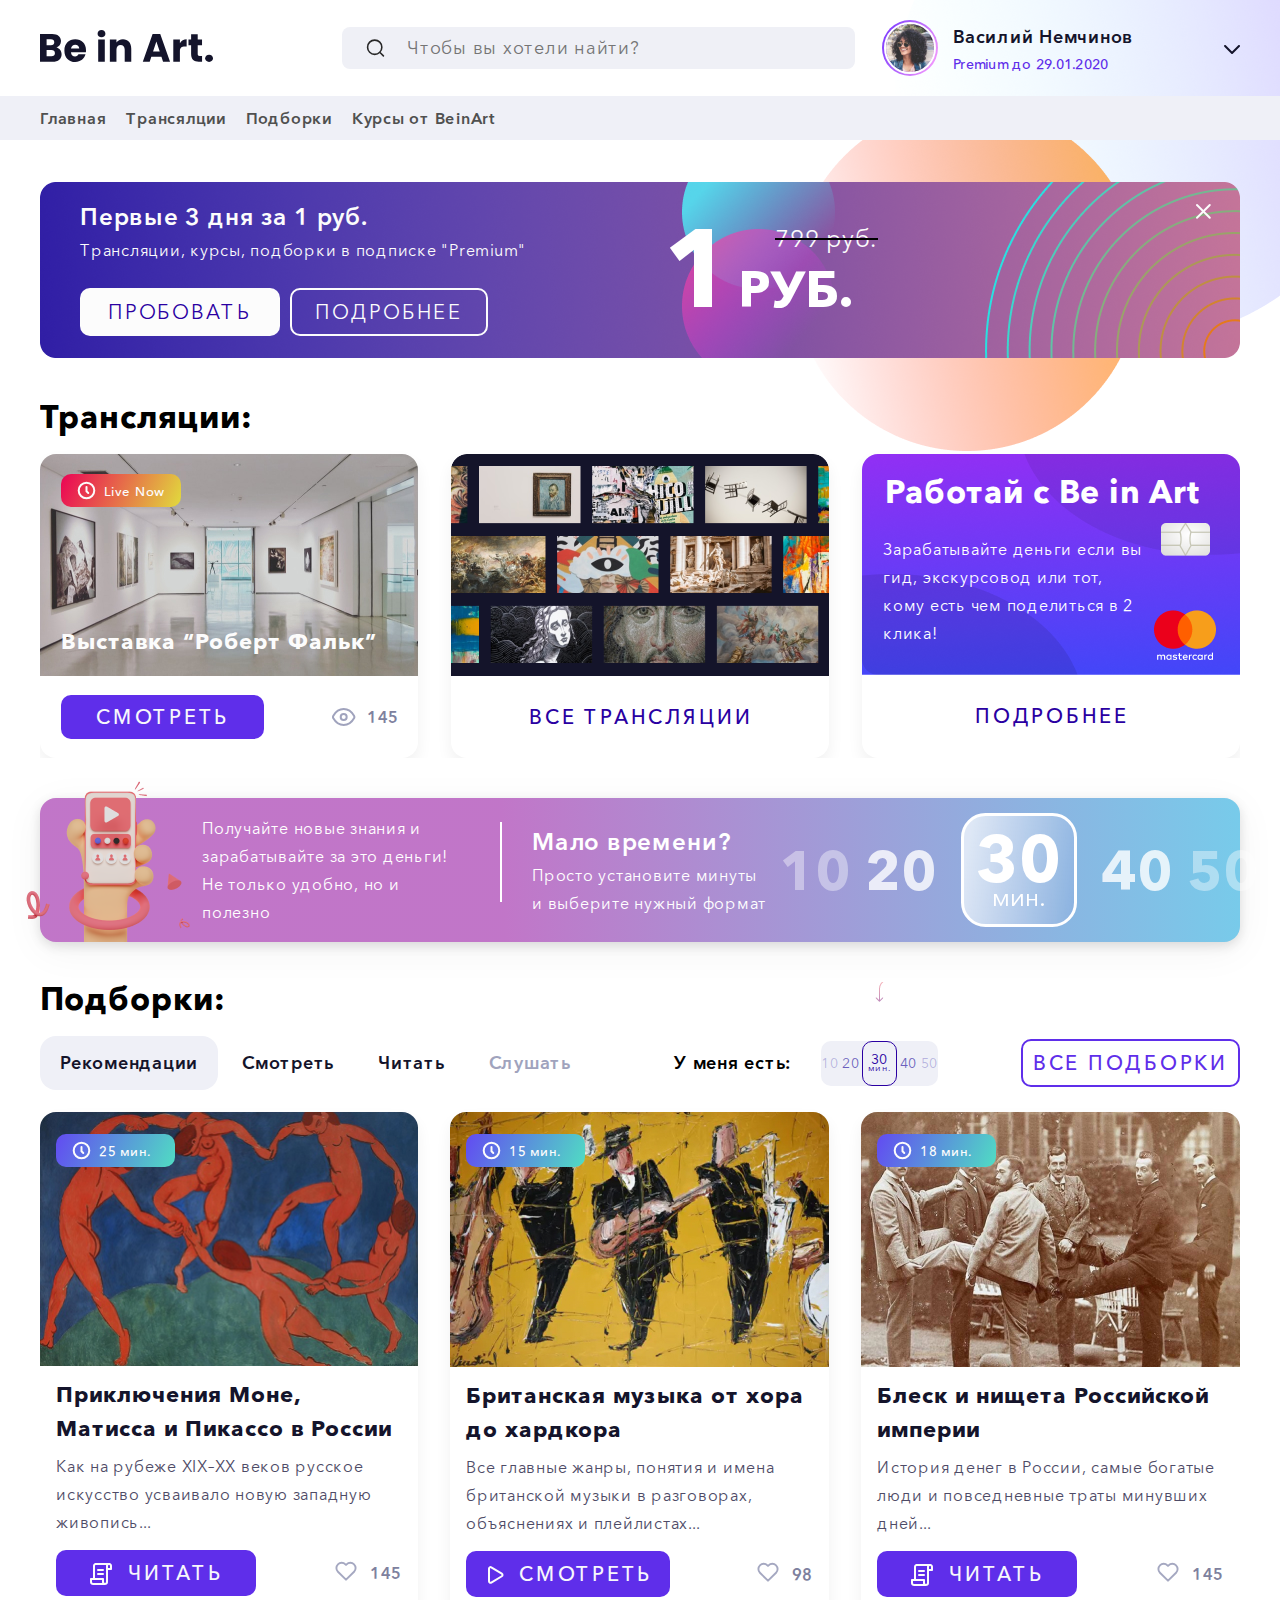
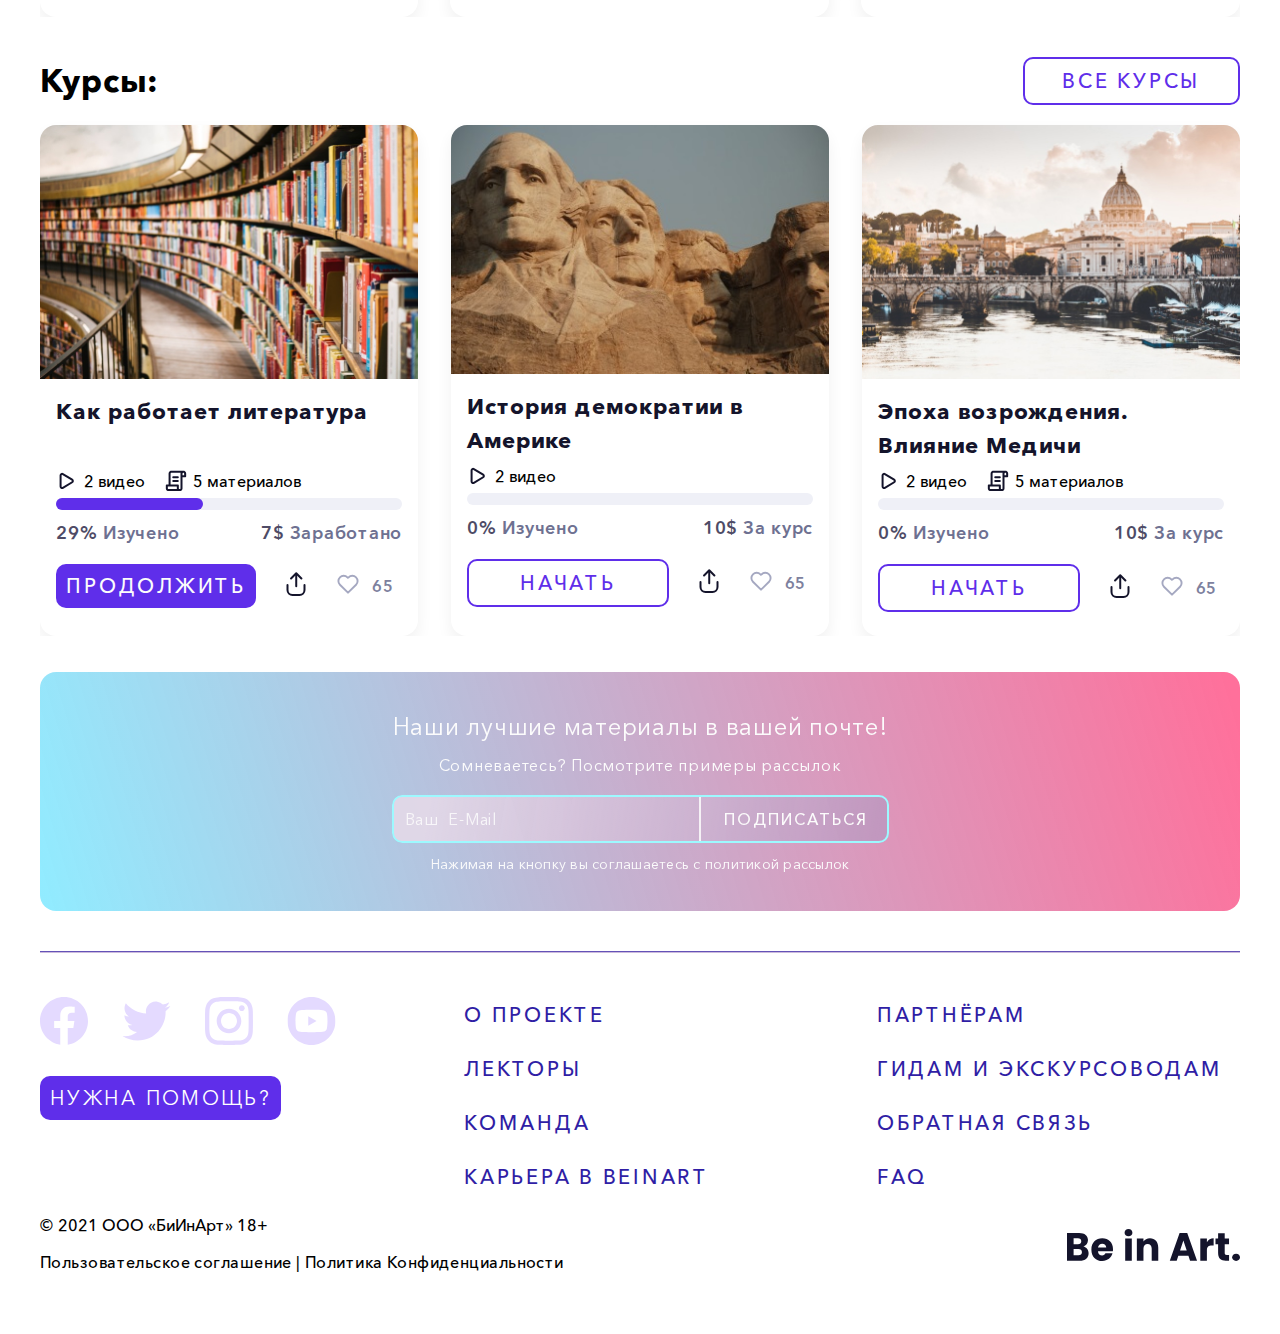
<file: materials.html>
<!DOCTYPE html>
    <html lang="en">
    <head>
        <meta charset="UTF-8">
        <meta http-equiv="X-UA-Compatible" content="IE=edge">
        <meta name="viewport" content="width=device-width, initial-scale=1.0">
        <title>Document</title>
        <link rel="stylesheet" href="css/style.css">
    </head>
    <body>
        <div class="wrapper">
            <header class="header">
                <div class="container">
                    <div class="header__wrap">
                        <a href="/" class="logo header__logo">
                            <svg width="173" height="32" class="header__logo-img" viewBox="0 0 173 32" fill="none" xmlns="http://www.w3.org/2000/svg">
                                <path d="M14.9293 23.2188C14.9293 25.1965 13.6562 26.225 11.4574 26.225H6.59666V20.0939H11.3802C13.5791 20.0939 14.9293 21.241 14.9293 23.2188ZM14.2735 12.2621C14.2735 14.1607 13.0776 15.1496 10.9173 15.1496H6.59666V9.33498H10.9173C13.0776 9.33498 14.2735 10.3634 14.2735 12.2621ZM21.6031 24.1286C21.6031 20.9642 19.5585 18.1162 16.3952 17.4438C19.0184 16.6527 20.9859 14.4771 20.9859 11.115C20.9859 6.72435 17.7068 3.91595 12.1903 3.91595H0V31.6836H12.6147C18.324 31.6836 21.6031 28.7169 21.6031 24.1286Z" fill="#14142B"/>
                                <path d="M35.1946 14.7145C37.3935 14.7145 39.2452 16.0989 39.2452 18.5117H30.9897C31.3755 16.0593 33.0343 14.7145 35.1946 14.7145ZM45.4947 24.3659H38.4737C37.9336 25.5525 36.892 26.5019 35.0403 26.5019C32.9186 26.5019 31.1826 25.157 30.9512 22.2695H45.8804C45.9576 21.597 45.9962 20.9246 45.9962 20.2917C45.9962 13.5674 41.5598 9.29543 35.2718 9.29543C28.868 9.29543 24.3931 13.6465 24.3931 20.6477C24.3931 27.649 28.9452 32 35.2718 32C40.634 32 44.4531 28.6774 45.4947 24.3659Z" fill="#14142B"/>
                                <path d="M58.2023 31.6836H64.799V9.61187H58.2023V31.6836ZM61.5199 7.31768C63.8346 7.31768 65.4162 5.69592 65.4162 3.67862C65.4162 1.62176 63.8346 0 61.5199 0C59.1667 0 57.5851 1.62176 57.5851 3.67862C57.5851 5.69592 59.1667 7.31768 61.5199 7.31768Z" fill="#14142B"/>
                                <path d="M84.7072 31.6836H91.2653V18.7886C91.2653 12.8554 87.9476 9.37454 82.9712 9.37454C80.078 9.37454 77.7633 10.6799 76.4517 12.5389V9.61187H69.8551V31.6836H76.4517V19.6984C76.4517 16.6922 78.072 15.0309 80.5795 15.0309C83.087 15.0309 84.7072 16.6922 84.7072 19.6984V31.6836Z" fill="#14142B"/>
                                <path d="M123.054 31.6836H130.036L120.238 3.91595H112.599L102.801 31.6836H109.706L111.326 26.7787H121.434L123.054 31.6836ZM119.736 21.5575H113.062L116.38 11.3918L119.736 21.5575Z" fill="#14142B"/>
                                <path d="M139.891 21.4388C139.891 17.6415 141.704 16.534 144.828 16.534H146.642V9.37454C143.748 9.37454 141.395 10.9567 139.891 13.2905V9.61187H133.294V31.6836H139.891V21.4388Z" fill="#14142B"/>
                                <path d="M151.112 24.0099C151.112 29.7454 154.236 31.6836 158.711 31.6836H162.068V25.9481H159.714C158.248 25.9481 157.708 25.3943 157.708 24.089V15.2287H162.029V9.61187H157.708V4.23239H151.112V9.61187H148.488V15.2287H151.112V24.0099Z" fill="#14142B"/>
                                <path d="M173 28.3609C173 26.2645 171.418 24.6428 169.104 24.6428C166.751 24.6428 165.169 26.2645 165.169 28.3609C165.169 30.3782 166.751 32 169.104 32C171.418 32 173 30.3782 173 28.3609Z" fill="#14142B"/>
                            </svg>                            
                        </a>
                        <div class="header__menu">
                            <div class="header__right">
                                <div class="search">
                                <input type="search" class="search__input" placeholder="Чтобы вы хотели найти?">
                                <button class="search__button">
                                    <svg width="19" height="19" class="search__icon" viewBox="0 0 24 24" fill="none" xmlns="http://www.w3.org/2000/svg">
                                        <g o   pacity="0.5">
                                        <path d="M11 20C15.9706 20 20 15.9706 20 11C20 6.02944 15.9706 2 11 2C6.02944 2 2 6.02944 2 11C2 15.9706 6.02944 20 11 20Z" stroke="#282828" stroke-width="2" stroke-linecap="round" stroke-linejoin="round"/>
                                        <path d="M22 22L18 18" stroke="#282828" stroke-width="2" stroke-linecap="round" stroke-linejoin="round"/>
                                        </g>
                                    </svg>
                                </button>
                            </div>
                            <button class="user-prev">
                                <div class="user-prev__avatar">
                                    <img src="images/avatar.jpg" alt="" class="user-prev__avatar-img">
                                </div>
                                <div class="user-prev__info">
                                    <span class="user-prev__info-name">Василий Немчинов</span>
                                    <span class="user-prev__info-status">Premium до 29.01.2020</span>
                                </div>
                                <div class="user-prev__arrow">
                                    <svg width="16" height="9" class="user-prev__arrow-img" viewBox="0 0 16 9" fill="none" xmlns="http://www.w3.org/2000/svg">
                                        <path d="M15 1L8.03683 7.96317L1.07366 1" stroke="#14142B" stroke-width="2" stroke-linecap="round" stroke-linejoin="round"/>
                                    </svg> 
                                </div>
                            </button>
                            </div>
                            <div class="sandwich">
                                <a href="javascript:void(0);" class="sandwich__open-btn">
                                    <span class="sandwich__line"></span>
                                    <span class="sandwich__line"></span>
                                    <span class="sandwich__line"></span>
                                </a>
                                <div class="sandwich__content">
                                    <div class="sandwich__header">
                                        <a href="javascript:void(0);" class="sandwich__close-btn">
                                            <svg class="sandwich__close-icon" width="30" height="30" version="1.1" id="Layer_1" xmlns="http://www.w3.org/2000/svg" xmlns:xlink="http://www.w3.org/1999/xlink" x="0px" y="0px" viewBox="0 0 492 492" style="enable-background:new 0 0 492 492;" xml:space="preserve">
                                            <g>
                                                <path d="M300.188,246L484.14,62.04c5.06-5.064,7.852-11.82,7.86-19.024c0-7.208-2.792-13.972-7.86-19.028L468.02,7.872
                                                    c-5.068-5.076-11.824-7.856-19.036-7.856c-7.2,0-13.956,2.78-19.024,7.856L246.008,191.82L62.048,7.872
                                                    c-5.06-5.076-11.82-7.856-19.028-7.856c-7.2,0-13.96,2.78-19.02,7.856L7.872,23.988c-10.496,10.496-10.496,27.568,0,38.052
                                                    L191.828,246L7.872,429.952c-5.064,5.072-7.852,11.828-7.852,19.032c0,7.204,2.788,13.96,7.852,19.028l16.124,16.116
                                                    c5.06,5.072,11.824,7.856,19.02,7.856c7.208,0,13.968-2.784,19.028-7.856l183.96-183.952l183.952,183.952
                                                    c5.068,5.072,11.824,7.856,19.024,7.856h0.008c7.204,0,13.96-2.784,19.028-7.856l16.12-16.116
                                                    c5.06-5.064,7.852-11.824,7.852-19.028c0-7.204-2.792-13.96-7.852-19.028L300.188,246z"/>
                                            </g>
                                            </svg>
                                        </a>
                                    </div>
                                    <div class="sandwich__body">
                                        <nav class="sandwich__menu">
                                            <a href="/" class="sandwich__menu-link">Главная</a>
                                            <a href="/" class="sandwich__menu-link">Трансялции</a>
                                            <a href="/" class="sandwich__menu-link">Подборки</a>
                                            <a href="/" class="sandwich__menu-link">Курсы от  BeinArt</a>
                                        </nav>
                                    </div>
                                </div>
                            </div>
                        </div>
                    </div>
                </div>
                <div class="menu">
                    <div class="container">
                        <nav class="menu__wrap">
                            <a href="/" class="menu__link">Главная</a>
                            <a href="/" class="menu__link">Трансялции</a>
                            <a href="/" class="menu__link">Подборки</a>
                            <a href="/" class="menu__link">Курсы от  BeinArt</a>
                        </nav>
                    </div>
                </div>
            </header>
            <div class="main main__indent main__mat">
                <div class="container">
                    <div class="main__wrapper main__materials">
                        <div class="card">
                            <div class="card__left">
                                <div class="info">
                                    <span class="info__title">Первые 3 дня за 1 руб.</span>
                                    <p class="info__desc">Трансляции, курсы, подборки в подписке "Premium"</p>
                                </div>
                                <div class="buttons">
                                    <button class="buttons__attempt">Пробовать</button>
                                    <button class="buttons__more">Подробнее</button>
                                </div>
                            </div>
                            <div class="price">
                                <span class="price__present">1</span>
                                <span class="price__present-currency">руб.</span>
                                <span class="price__past">799 руб.</span>
                            </div>
                            <button class="close">
                                <svg width="24" height="24" class="close__icon" viewBox="0 0 24 24" fill="none" xmlns="http://www.w3.org/2000/svg">
                                    <path d="M6 6L18.7742 18.7742" stroke="#FCFCFC" stroke-width="2" stroke-linecap="round" stroke-linejoin="round"/>
                                    <path d="M6 18.7742L18.7742 5.99998" stroke="#FCFCFC" stroke-width="2" stroke-linecap="round" stroke-linejoin="round"/>
                                </svg>                                    
                            </button>
                        </div>
                        <div class="broadcasts">
                            <h3 class="title broadcasts__title">Трансляции:</h3>
                            <div class="broadcasts__list">
                                <div class="broadcasts__item">
                                    <div class="broadcasts__pic">
                                        <div class="broadcast__overlay">
                                            <img src="images/broadcasts-item1.jpg" alt="" class="broadcasts__img">
                                            <div class="broadcasts__status">
                                                <svg width="19" height="19" class="broadcasts__status-icon" viewBox="0 0 19 19" fill="none" xmlns="http://www.w3.org/2000/svg">
                                                    <circle cx="9.49998" cy="9.49998" r="7.79167" stroke="#FCFCFC" stroke-width="2"/>
                                                    <path d="M9.5 5.95831V10.2083L11.2708 11.9791" stroke="#FCFCFC" stroke-width="2" stroke-linecap="round" stroke-linejoin="round"/>
                                                </svg>
                                                <span class="broadcasts__status-name">Live Now</span>                                        
                                            </div>
                                            <h6 class="broadcasts__subtitle">Выставка “Роберт Фальк”</h6>
                                        </div>
                                    </div>
                                    <div class="broadcasts__bottom">
                                        <button class="broadcasts__button">Смотреть</button>
                                        <div class="views">
                                            <svg width="24" height="24" class="views__icon  " viewBox="0 0 24 24" fill="none" xmlns="http://www.w3.org/2000/svg">
                                                <path d="M1.33497 13.2561C0.888345 12.4782 0.888342 11.522 1.33497 10.7441C3.68496 6.65097 7.44378 4 11.6798 4C15.9158 4 19.6746 6.65094 22.0246 10.744C22.4712 11.5219 22.4712 12.4781 22.0246 13.256C19.6746 17.3491 15.9158 20 11.6798 20C7.44377 20 3.68497 17.3491 1.33497 13.2561Z" stroke="#A0A3BD" stroke-width="2"/>
                                                <circle cx="11.6797" cy="12" r="3" stroke="#A0A3BD" stroke-width="2"/>
                                            </svg>
                                            <span class="views__count">145</span>                                            
                                        </div>
                                    </div>
                                </div>
                                <div class="broadcasts__item">
                                    <div class="broadcasts__pic">
                                        <img src="images/broadcasts-item2.png" alt="" class="broadcasts__img">
                                    </div>
                                    <div class="broadcasts__bottom broadcasts__bottom-more">
                                        <a href="/" class="broadcasts__link">Все трансляции</a>
                                    </div>
                                </div>
                                <div class="broadcasts__item">
                                    <div class="broadcasts__pic">
                                        <img src="images/broadcasts-item3.png" alt="" class="broadcasts__img">
                                        <span class="broadcasts__pic-title">Работай с Be in Art</span>
                                        <p class="broadcasts__pic-desc">Зарабатывайте деньги если вы гид, экскурсовод или тот, кому есть чем поделиться в 2 клика!</p>
                                    </div>
                                    <div class="broadcasts__bottom broadcasts__bottom-more">
                                        <a href="/" class="broadcasts__link">Подробнее</a>
                                    </div>
                                </div>
                            </div>
                        </div>
                        <div class="time">
                            <div class="time__left">
                                <img src="images/time.png" alt="" class="time__img">
                                <p class="time__recital">Получайте новые знания и зарабатывайте за это деньги! 
                                    Не только удобно, но и полезно</p>
                                <div class="time__info">
                                    <span class="time__title">Мало времени?</span>
                                    <p class="time__desc">Просто установите минуты и выберите нужный формат</p>
                                </div>
                            </div>
                            <div class="time__right">
                                <div class="dial">
                                    <div class="dial__item">
                                        <span class="dial__item-prev">10</span>
                                        <span class="dial__item-current">20</span>
                                    </div>
                                    <div class="dial__active">
                                        <span class="dial__number">30</span>
                                        <span class="dial__minute">мин.</span>
                                    </div>
                                    <div class="dial__item">
                                        <span class="dial__item-current">40</span>
                                        <span class="dial__item-last">50</span>
                                    </div>
                                </div>
                            </div>
                        </div>
                        <div class="selection">
                            <div class="selection__header">
                                <h3 class="title selection__title">Подборки:</h3>
                                <button class="selection__configure">
                                    <svg width="24" height="24" class="selection__configure-icon" viewBox="0 0 24 24" fill="none" xmlns="http://www.w3.org/2000/svg">
                                        <path d="M3 17H13" stroke="#14142B" stroke-width="2" stroke-linecap="round"/>
                                        <path d="M10 7H20" stroke="#14142B" stroke-width="2" stroke-linecap="round"/>
                                        <circle cx="17" cy="17" r="3" stroke="#14142B" stroke-width="2"/>
                                        <circle cx="6" cy="7" r="3" stroke="#14142B" stroke-width="2"/>
                                    </svg>                                        
                                </button>
                            </div>
                            <div class="selection__menu">
                                <div class="selection__buttons">
                                    <button class="selection__buttons-active">Рекомендации</button>
                                    <button class="selection__buttons-static">Смотреть</button>
                                    <button class="selection__buttons-static">Читать</button>
                                    <button class="selection__buttons-inactive">Слушать</button>
                                </div>
                                <div class="selection__date">
                                    <span class="selection__date-sign">У меня есть:</span>
                                    <div class="date">
                                        <div class="date__item">
                                            <span class="date__item-prev">10</span>
                                            <span class="date__item-current">20</span>
                                        </div>
                                        <div class="date__active">
                                            <span class="date__number">30</span>
                                            <span class="date__minute">мин.</span>
                                        </div>
                                        <div class="date__item">
                                            <span class="date__item-current">40</span>
                                            <span class="date__item-last">50</span>
                                        </div>
                                    </div>
                                </div>
                                <button class="selection__more">Все подборки</button>
                            </div>
                            <div class="selection__list">
                                <div class="selection__item">
                                    <div class="selection__pic">
                                        <img src="images/selection-item1.jpg" alt="" class="selection__img">
                                        <div class="selection__time">
                                            <svg width="19" height="19" class="selection__time-icon" viewBox="0 0 19 19" fill="none" xmlns="http://www.w3.org/2000/svg">
                                                <circle cx="9.49998" cy="9.50001" r="7.79167" stroke="#FCFCFC" stroke-width="2"/>
                                                <path d="M9.5 5.95834V10.2083L11.2708 11.9792" stroke="#FCFCFC" stroke-width="2" stroke-linecap="round" stroke-linejoin="round"/>
                                            </svg>   
                                            <span class="selection__time-minute">25 мин.</span>                                             
                                        </div>
                                    </div>
                                    <div class="selection__bottom">
                                        <h6 class="caption selection__caption">Приключения Моне, Матисса и Пикассо в России</h6>
                                        <p class="selection__desc">Как на рубеже XIX–XX веков русское искусство усваивало новую западную живопись...</p>
                                        <div class="selection__keys">
                                            <button class="selection__button">
                                                <svg width="24" height="25" class="selection__button-icon" viewBox="0 0 24 25" fill="none" xmlns="http://www.w3.org/2000/svg">
                                                    <path fill-rule="evenodd" clip-rule="evenodd" d="M17.1726 3.94946H17.1536H17.1238H17.094H17.0641H17.0341H17.0039H16.9737H16.9434H16.913H16.8825H16.8518H16.8212H16.7904H16.7595H16.7285H16.6975H16.6663H16.6351H16.6038H16.5723H16.5409H16.5093H16.4776H16.4459H16.4141H16.3822H16.3502H16.3181H16.286H16.2538H16.2215H16.1891H16.1567H16.1242H16.0916H16.059H16.0262H15.9934H15.9606H15.9276H15.8947H15.8616H15.8285H15.7953H15.762H15.7287H15.6953H15.6619H15.6284H15.5948H15.5612H15.5276H15.4938H15.4601H15.4262H15.3923H15.3584H15.3244H15.2904H15.2563H15.2221H15.1879H15.1537H15.1194H15.0851H15.0507H15.0163H14.9819H14.9474H14.9128H14.8782H14.8436H14.809H14.7743H14.7395H14.7048H14.67H14.6351H14.6003H14.5654H14.5304H14.4955H14.4605H14.4255H14.3904H14.3554H14.3203H14.2851H14.25H14.2148H14.1796H14.1444H14.1092H14.074H14.0387H14.0034H13.9681H13.9328H13.8974H13.8621H13.8267H13.7914H13.756H13.7206H13.6852H13.6498H13.6143H13.5789H13.5435H13.5081H13.4726H13.4372H13.4017H13.3663H13.3308H13.2954H13.2599H13.2245H13.189H13.1536H13.1182H13.0827H13.0473H13.0119H12.9765H12.9411H12.9057H12.8703H12.835H12.7996H12.7643H12.729H12.6937H12.6584H12.6231H12.5878H12.5526H12.5174H12.4822H12.447H12.4119H12.3768H12.3417H12.3066H12.2715H12.2365H12.2015H12.1665H12.1316H12.0967H12.0618H12.027H11.9922H11.9574H11.9227H11.888H11.8533H11.8187H11.7841H11.7495H11.715H11.6806H11.6462H11.6118H11.5774H11.5431H11.5089H11.4747H11.4406H11.4065H11.3724H11.3384H11.3044H11.2705H11.2367H11.2029H11.1692H11.1355H11.1019H11.0683H11.0348H11.0013H10.968H10.9346H10.9014H10.8682H10.835H10.802H10.7689H10.736H10.7031H10.6703H10.6376H10.6049H10.5723H10.5398H10.5074H10.475H10.4427H10.4104H10.3783H10.3462H10.3142H10.2823H10.2505H10.2187H10.187H10.1555H10.1239H10.0925H10.0612H10.0299H9.99877H9.96769H9.93671H9.90581H9.875H9.84428H9.81366H9.78313H9.7527H9.72235H9.69211H9.66196H9.63191H9.60196H9.57211H9.54236H9.51271H9.48316H9.45372H9.42438H9.39514H9.36601H9.33699H9.30807H9.27927H9.25057H9.22198H9.19351H9.16515H9.1369H9.10876H9.08074H9.05283H9.02504H8.99737H8.96982H8.94238H8.91507H8.88788H8.8608H8.83386H8.80703H8.78033H8.75376H8.72731H8.70099H8.6748H8.64873H8.6228H8.597H8.57133H8.54579H8.52039H8.49512H8.46998H8.44498H8.42012H8.3954H8.37082H8.34637H8.32207H8.29791H8.27389H8.25001H8.22628H8.20269H8.17925H8.15596H8.13281H8.10982H8.08697H8.06427H8.04173H8.01933H7.9971H7.97501H7.95308H7.9313H7.90969H7.88823H7.86693H7.84578H7.8248H7.80398H7.78333H7.76283H7.7425H7.72233H7.70233H7.6825H7.66283H7.64334H7.62401H7.60485H7.58586H7.56705H7.54841H7.52994H7.51165H7.49353H7.47559H7.45782H7.44024H7.42283H7.4056H7.38856H7.37169H7.35501H7.33852H7.3222H7.30608H7.29014H7.27438H7.25882H7.24344H7.22825H7.21326H7.19845H7.18384H7.16942H7.1552H7.14117H7.12734H7.1137H7.10027H7.08703H7.07399H7.06115H7.04851H7.03608H7.02385H7.01182H7C6.67498 3.94946 6.4977 4.02784 6.39845 4.09401C6.29294 4.16436 6.21011 4.26531 6.14443 4.39668C6.07678 4.53196 6.03798 4.67935 6.01764 4.80136C6.00787 4.86 6.00337 4.90667 6.00136 4.93477C6.00053 4.94642 6.00016 4.9545 6 4.95848V16.9495H14C14.5523 16.9495 15 17.3972 15 17.9495V20.9404C15.0002 20.9444 15.0005 20.9525 15.0014 20.9642C15.0034 20.9923 15.0079 21.0389 15.0176 21.0976C15.038 21.2196 15.0768 21.367 15.1444 21.5022C15.2101 21.6336 15.2929 21.7346 15.3984 21.8049C15.4977 21.8711 15.675 21.9495 16 21.9495C16.325 21.9495 16.5023 21.8711 16.6016 21.8049C16.7071 21.7346 16.7899 21.6336 16.8556 21.5022C16.9232 21.367 16.962 21.2196 16.9824 21.0976C16.9921 21.0389 16.9966 20.9923 16.9986 20.9642C16.9995 20.9525 16.9998 20.9444 17 20.9404V7.94946V4.94946H18C17 4.94946 17 4.94897 17 4.94846L17 4.94741L17 4.94516L17 4.94008L17.0002 4.9276C17.0003 4.91827 17.0006 4.90692 17.001 4.89369C17.0019 4.86725 17.0035 4.83308 17.0064 4.79228C17.0123 4.71101 17.0234 4.60143 17.0449 4.47256C17.0693 4.32597 17.1085 4.14593 17.1726 3.94946ZM4 16.9495V4.94946H5C4 4.94946 4 4.94897 4 4.94846L4 4.94741L4.00001 4.94516L4.00004 4.94008L4.00019 4.9276C4.00034 4.91827 4.0006 4.90692 4.00104 4.89369C4.00192 4.86725 4.00353 4.83308 4.00645 4.79228C4.01225 4.71101 4.02338 4.60143 4.04486 4.47256C4.08702 4.21957 4.17322 3.86696 4.35557 3.50225C4.53989 3.13362 4.83206 2.73457 5.28905 2.42991C5.7523 2.12108 6.32502 1.94946 7 1.94946H7.01182H7.02385H7.03608H7.04851H7.06115H7.07399H7.08703H7.10027H7.1137H7.12734H7.14117H7.1552H7.16942H7.18384H7.19845H7.21326H7.22825H7.24344H7.25882H7.27438H7.29014H7.30608H7.3222H7.33852H7.35501H7.37169H7.38856H7.4056H7.42283H7.44024H7.45782H7.47559H7.49353H7.51165H7.52994H7.54841H7.56705H7.58586H7.60485H7.62401H7.64334H7.66283H7.6825H7.70233H7.72233H7.7425H7.76283H7.78333H7.80398H7.8248H7.84578H7.86693H7.88823H7.90969H7.9313H7.95308H7.97501H7.9971H8.01933H8.04173H8.06427H8.08697H8.10982H8.13281H8.15596H8.17925H8.20269H8.22628H8.25001H8.27389H8.29791H8.32207H8.34637H8.37082H8.3954H8.42012H8.44498H8.46998H8.49512H8.52039H8.54579H8.57133H8.597H8.6228H8.64873H8.6748H8.70099H8.72731H8.75376H8.78033H8.80703H8.83386H8.8608H8.88788H8.91507H8.94238H8.96982H8.99737H9.02504H9.05283H9.08074H9.10876H9.1369H9.16515H9.19351H9.22198H9.25057H9.27927H9.30807H9.33699H9.36601H9.39514H9.42438H9.45372H9.48316H9.51271H9.54236H9.57211H9.60196H9.63191H9.66196H9.69211H9.72235H9.7527H9.78313H9.81366H9.84428H9.875H9.90581H9.93671H9.96769H9.99877H10.0299H10.0612H10.0925H10.1239H10.1555H10.187H10.2187H10.2505H10.2823H10.3142H10.3462H10.3783H10.4104H10.4427H10.475H10.5074H10.5398H10.5723H10.6049H10.6376H10.6703H10.7031H10.736H10.7689H10.802H10.835H10.8682H10.9014H10.9346H10.968H11.0013H11.0348H11.0683H11.1019H11.1355H11.1692H11.2029H11.2367H11.2705H11.3044H11.3384H11.3724H11.4065H11.4406H11.4747H11.5089H11.5431H11.5774H11.6118H11.6462H11.6806H11.715H11.7495H11.7841H11.8187H11.8533H11.888H11.9227H11.9574H11.9922H12.027H12.0618H12.0967H12.1316H12.1665H12.2015H12.2365H12.2715H12.3066H12.3417H12.3768H12.4119H12.447H12.4822H12.5174H12.5526H12.5878H12.6231H12.6584H12.6937H12.729H12.7643H12.7996H12.835H12.8703H12.9057H12.9411H12.9765H13.0119H13.0473H13.0827H13.1182H13.1536H13.189H13.2245H13.2599H13.2954H13.3308H13.3663H13.4017H13.4372H13.4726H13.5081H13.5435H13.5789H13.6143H13.6498H13.6852H13.7206H13.756H13.7914H13.8267H13.8621H13.8974H13.9328H13.9681H14.0034H14.0387H14.074H14.1092H14.1444H14.1796H14.2148H14.25H14.2851H14.3203H14.3554H14.3904H14.4255H14.4605H14.4955H14.5304H14.5654H14.6003H14.6351H14.67H14.7048H14.7395H14.7743H14.809H14.8436H14.8782H14.9128H14.9474H14.9819H15.0163H15.0507H15.0851H15.1194H15.1537H15.1879H15.2221H15.2563H15.2904H15.3244H15.3584H15.3923H15.4262H15.4601H15.4938H15.5276H15.5612H15.5948H15.6284H15.6619H15.6953H15.7287H15.762H15.7953H15.8285H15.8616H15.8947H15.9276H15.9606H15.9934H16.0262H16.059H16.0916H16.1242H16.1567H16.1891H16.2215H16.2538H16.286H16.3181H16.3502H16.3822H16.4141H16.4459H16.4776H16.5093H16.5409H16.5723H16.6038H16.6351H16.6663H16.6975H16.7285H16.7595H16.7904H16.8212H16.8518H16.8825H16.913H16.9434H16.9737H17.0039H17.0341H17.0641H17.094H17.1238H17.1536H17.1832H17.2127H17.2422H17.2715H17.3007H17.3298H17.3588H17.3877H17.4165H17.4452H17.4737H17.5022H17.5305H17.5587H17.5869H17.6149H17.6427H17.6705H17.6982H17.7257H17.7531H17.7804H17.8075H17.8346H17.8615H17.8883H17.915H17.9415H17.968H17.9943H18.0204H18.0465H18.0724H18.0981H18.1238H18.1493H18.1747H18.1999H18.225H18.25H18.2748H18.2995H18.3241H18.3485H18.3728H18.3969H18.4209H18.4447H18.4685H18.492H18.5154H18.5387H18.5618H18.5848H18.6076H18.6302H18.6528H18.6751H18.6973H18.7194H18.7413H18.763H18.7846H18.806H18.8273H18.8484H18.8694H18.8902H18.9108H18.9312H18.9515H18.9717H18.9916H19.0114H19.0311H19.0505H19.0698H19.089H19.1079H19.1267H19.1453H19.1637H19.182H19.2001H19.218H19.2357H19.2533H19.2706H19.2878H19.3048H19.3217H19.3383H19.3548H19.371H19.3871H19.403H19.4187H19.4343H19.4496H19.4648H19.4797H19.4945H19.5091H19.5234H19.5376H19.5516H19.5654H19.579H19.5924H19.6056H19.6186H19.6314H19.644H19.6564H19.6686H19.6806H19.6923H19.7039H19.7153H19.7264H19.7374H19.7481H19.7587H19.769H19.7791H19.789H19.7987H19.8081H19.8174H19.8264H19.8352H19.8438H19.8522H19.8603H19.8683H19.876H19.8835H19.8907H19.8978H19.9046H19.9112H19.9175H19.9236H19.9296H19.9352H19.9407H19.9459H19.9508H19.9556H19.9601H19.9644H19.9684H19.9722H19.9757H19.9791H19.9821H19.985H19.9876H19.9899H19.992H19.9939H19.9955H19.9969H19.998H19.9989H19.9995H19.9999C19.9999 1.94946 20 1.94946 20 1.94946C20.675 1.94946 21.2477 2.12108 21.711 2.42991C22.1679 2.73457 22.4601 3.13362 22.6444 3.50225C22.8268 3.86696 22.913 4.21957 22.9551 4.47256C22.9766 4.60143 22.9877 4.71101 22.9936 4.79228C22.9965 4.83308 22.9981 4.86725 22.999 4.89369L22.9995 4.91196L22.9998 4.9276L23 4.94008L23 4.94516L23 4.94741L23 4.94846C23 4.94897 23 4.94946 22 4.94946H23V7.94946C23 8.50175 22.5523 8.94946 22 8.94946H19V20.9495H18C19 20.9495 19 20.95 19 20.9505L19 20.9515L19 20.9538L19 20.9588L18.9998 20.9713C18.9997 20.9807 18.9994 20.992 18.999 21.0052C18.9981 21.0317 18.9965 21.0658 18.9936 21.1066C18.9877 21.1879 18.9766 21.2975 18.9551 21.4264C18.913 21.6794 18.8268 22.032 18.6444 22.3967C18.4601 22.7653 18.1679 23.1644 17.7109 23.469C17.2477 23.7778 16.675 23.9495 16 23.9495H15.9882H15.9763H15.9642H15.952H15.9397H15.9272H15.9146H15.9019H15.889H15.876H15.8629H15.8496H15.8362H15.8227H15.8091H15.7953H15.7814H15.7673H15.7532H15.7389H15.7245H15.7099H15.6952H15.6804H15.6655H15.6505H15.6353H15.62H15.6046H15.5891H15.5734H15.5576H15.5417H15.5257H15.5096H15.4933H15.4769H15.4604H15.4438H15.4271H15.4103H15.3933H15.3762H15.3591H15.3418H15.3243H15.3068H15.2892H15.2714H15.2536H15.2356H15.2175H15.1993H15.181H15.1626H15.1441H15.1255H15.1068H15.0879H15.069H15.0499H15.0308H15.0115H14.9922H14.9727H14.9532H14.9335H14.9137H14.8939H14.8739H14.8538H14.8337H14.8134H14.793H14.7726H14.752H14.7314H14.7106H14.6898H14.6688H14.6478H14.6267H14.6054H14.5841H14.5627H14.5412H14.5196H14.4979H14.4762H14.4543H14.4324H14.4103H14.3882H14.366H14.3437H14.3213H14.2988H14.2763H14.2536H14.2309H14.2081H14.1852H14.1622H14.1391H14.116H14.0928H14.0695H14.0461H14.0226H13.9991H13.9755H13.9518H13.928H13.9042H13.8802H13.8562H13.8322H13.808H13.7838H13.7595H13.7351H13.7107H13.6861H13.6616H13.6369H13.6122H13.5874H13.5625H13.5376H13.5126H13.4875H13.4623H13.4371H13.4119H13.3865H13.3611H13.3357H13.3101H13.2845H13.2589H13.2332H13.2074H13.1815H13.1556H13.1297H13.1037H13.0776H13.0514H13.0252H12.999H12.9727H12.9463H12.9199H12.8934H12.8669H12.8403H12.8136H12.7869H12.7602H12.7334H12.7065H12.6796H12.6527H12.6257H12.5986H12.5715H12.5444H12.5172H12.49H12.4627H12.4353H12.4079H12.3805H12.353H12.3255H12.298H12.2704H12.2427H12.215H12.1873H12.1595H12.1317H12.1039H12.076H12.0481H12.0201H11.9921H11.9641H11.936H11.9079H11.8797H11.8516H11.8233H11.7951H11.7668H11.7385H11.7102H11.6818H11.6534H11.6249H11.5965H11.568H11.5394H11.5109H11.4823H11.4537H11.425H11.3964H11.3677H11.339H11.3102H11.2814H11.2527H11.2238H11.195H11.1662H11.1373H11.1084H11.0795H11.0505H11.0216H10.9926H10.9636H10.9346H10.9055H10.8765H10.8474H10.8183H10.7893H10.7601H10.731H10.7019H10.6727H10.6436H10.6144H10.5852H10.556H10.5268H10.4976H10.4684H10.4392H10.4099H10.3807H10.3514H10.3221H10.2929H10.2636H10.2343H10.205H10.1758H10.1465H10.1172H10.0879H10.0586H10.0293H10H9.9707H9.94141H9.91211H9.88282H9.85353H9.82424H9.79495H9.76567H9.73639H9.70712H9.67785H9.64859H9.61934H9.59009H9.56085H9.53162H9.50239H9.47318H9.44397H9.41478H9.38559H9.35642H9.32726H9.29811H9.26898H9.23985H9.21074H9.18165H9.15257H9.12351H9.09446H9.06543H9.03642H9.00742H8.97844H8.94948H8.92054H8.89162H8.86273H8.83385H8.80499H8.77616H8.74734H8.71855H8.68979H8.66105H8.63233H8.60364H8.57497H8.54633H8.51772H8.48913H8.46058H8.43205H8.40355H8.37508H8.34664H8.31823H8.28985H8.2615H8.23318H8.2049H8.17665H8.14844H8.12026H8.09211H8.064H8.03592H8.00789H7.97989H7.95192H7.924H7.89611H7.86826H7.84045H7.81269H7.78496H7.75727H7.72963H7.70203H7.67447H7.64695H7.61948H7.59205H7.56467H7.53734H7.51005H7.4828H7.45561H7.42846H7.40136H7.37431H7.34731H7.32035H7.29345H7.2666H7.2398H7.21306H7.18636H7.15972H7.13313H7.1066H7.08012H7.0537H7.02733H7.00102H6.97476H6.94856H6.92243H6.89634H6.87032H6.84436H6.81846H6.79262H6.76684H6.74112H6.71546H6.68987H6.66434H6.63887H6.61347H6.58813H6.56286H6.53765H6.51251H6.48744H6.46244H6.4375H6.41263H6.38783H6.3631H6.33845H6.31386H6.28934H6.2649H6.24052H6.21623H6.192H6.16785H6.14377H6.11977H6.09584H6.07199H6.04822H6.02452H6.0009H5.97736H5.9539H5.93052H5.90722H5.884H5.86086H5.8378H5.81482H5.79192H5.76911H5.74639H5.72374H5.70118H5.67871H5.65632H5.63402H5.61181H5.58968H5.56764H5.54569H5.52383H5.50206H5.48038H5.45879H5.43729H5.41588H5.39456H5.37334H5.35221H5.33118H5.31024H5.28939H5.26864H5.24798H5.22743H5.20696H5.1866H5.16634H5.14617H5.1261H5.10613H5.08627H5.0665H5.04684H5.02727H5.00781H4.98845H4.9692H4.95005H4.93101H4.91207H4.89323H4.8745H4.85588H4.83737H4.81896H4.80066H4.78247H4.76439H4.74642H4.72856H4.71082H4.69318H4.67565H4.65824H4.64094H4.62376H4.60669H4.58973H4.57289H4.55617H4.53956H4.52307H4.50669H4.49044H4.4743H4.45828H4.44238H4.4266H4.41095H4.39541H4.38H4.3647H4.34953H4.33449H4.31956H4.30477H4.29009H4.27555H4.26113H4.24683H4.23266H4.21862H4.20471H4.19093H4.17728H4.16375H4.15036H4.1371H4.12396H4.11097H4.0981H4.08537H4.07277H4.0603H4.04797H4.03577H4.02371H4.01179H4C3.32502 23.9495 2.7523 23.7778 2.28905 23.469C1.83206 23.1644 1.53989 22.7653 1.35557 22.3967C1.17322 22.032 1.08702 21.6794 1.04486 21.4264C1.02338 21.2975 1.01225 21.1879 1.00645 21.1066C1.00353 21.0658 1.00192 21.0317 1.00104 21.0052C1.0006 20.992 1.00034 20.9807 1.00019 20.9713L1.00004 20.9588L1.00001 20.9538L1 20.9515L1 20.9505C1 20.95 1 20.9495 2 20.9495H1V17.9495C1 17.3972 1.44772 16.9495 2 16.9495H4ZM21 6.94946H19V4.95849C19.0002 4.95451 19.0005 4.94643 19.0014 4.93477C19.0034 4.90667 19.0079 4.86 19.0176 4.80136C19.038 4.67935 19.0768 4.53196 19.1444 4.39668C19.2101 4.26531 19.2929 4.16436 19.3985 4.09401C19.4977 4.02784 19.675 3.94946 20 3.94946C20.325 3.94946 20.5023 4.02784 20.6015 4.09401C20.7071 4.16436 20.7899 4.26531 20.8556 4.39668C20.9232 4.53196 20.962 4.67935 20.9824 4.80136C20.9921 4.86 20.9966 4.90667 20.9986 4.93477C20.9995 4.94643 20.9998 4.95451 21 4.95849V6.94946ZM13.0449 21.4264C13.0693 21.573 13.1085 21.753 13.1726 21.9495H13.1556H13.1297H13.1037H13.0776H13.0514H13.0252H12.999H12.9727H12.9463H12.9199H12.8934H12.8669H12.8403H12.8136H12.7869H12.7602H12.7334H12.7065H12.6796H12.6527H12.6257H12.5986H12.5715H12.5444H12.5172H12.49H12.4627H12.4353H12.4079H12.3805H12.353H12.3255H12.298H12.2704H12.2427H12.215H12.1873H12.1595H12.1317H12.1039H12.076H12.0481H12.0201H11.9921H11.9641H11.936H11.9079H11.8797H11.8516H11.8233H11.7951H11.7668H11.7385H11.7102H11.6818H11.6534H11.6249H11.5965H11.568H11.5394H11.5109H11.4823H11.4537H11.425H11.3964H11.3677H11.339H11.3102H11.2814H11.2527H11.2238H11.195H11.1662H11.1373H11.1084H11.0795H11.0505H11.0216H10.9926H10.9636H10.9346H10.9055H10.8765H10.8474H10.8183H10.7893H10.7601H10.731H10.7019H10.6727H10.6436H10.6144H10.5852H10.556H10.5268H10.4976H10.4684H10.4392H10.4099H10.3807H10.3514H10.3221H10.2929H10.2636H10.2343H10.205H10.1758H10.1465H10.1172H10.0879H10.0586H10.0293H10H9.9707H9.94141H9.91211H9.88282H9.85353H9.82424H9.79495H9.76567H9.73639H9.70712H9.67785H9.64859H9.61934H9.59009H9.56085H9.53162H9.50239H9.47318H9.44397H9.41478H9.38559H9.35642H9.32726H9.29811H9.26898H9.23985H9.21074H9.18165H9.15257H9.12351H9.09446H9.06543H9.03642H9.00742H8.97844H8.94948H8.92054H8.89162H8.86273H8.83385H8.80499H8.77616H8.74734H8.71855H8.68979H8.66105H8.63233H8.60364H8.57497H8.54633H8.51772H8.48913H8.46058H8.43205H8.40355H8.37508H8.34664H8.31823H8.28985H8.2615H8.23318H8.2049H8.17665H8.14844H8.12026H8.09211H8.064H8.03592H8.00789H7.97989H7.95192H7.924H7.89611H7.86826H7.84045H7.81269H7.78496H7.75727H7.72963H7.70203H7.67447H7.64695H7.61948H7.59205H7.56467H7.53734H7.51005H7.4828H7.45561H7.42846H7.40136H7.37431H7.34731H7.32035H7.29345H7.2666H7.2398H7.21306H7.18636H7.15972H7.13313H7.1066H7.08012H7.0537H7.02733H7.00102H6.97476H6.94856H6.92243H6.89634H6.87032H6.84436H6.81846H6.79262H6.76684H6.74112H6.71546H6.68987H6.66434H6.63887H6.61347H6.58813H6.56286H6.53765H6.51251H6.48744H6.46244H6.4375H6.41263H6.38783H6.3631H6.33845H6.31386H6.28934H6.2649H6.24052H6.21623H6.192H6.16785H6.14377H6.11977H6.09584H6.07199H6.04822H6.02452H6.0009H5.97736H5.9539H5.93052H5.90722H5.884H5.86086H5.8378H5.81482H5.79192H5.76911H5.74639H5.72374H5.70118H5.67871H5.65632H5.63402H5.61181H5.58968H5.56764H5.54569H5.52383H5.50206H5.48038H5.45879H5.43729H5.41588H5.39456H5.37334H5.35221H5.33118H5.31024H5.28939H5.26864H5.24798H5.22743H5.20696H5.1866H5.16634H5.14617H5.1261H5.10613H5.08627H5.0665H5.04684H5.02727H5.00781H4.98845H4.9692H4.95005H4.93101H4.91207H4.89323H4.8745H4.85588H4.83737H4.81896H4.80066H4.78247H4.76439H4.74642H4.72856H4.71082H4.69318H4.67565H4.65824H4.64094H4.62376H4.60669H4.58973H4.57289H4.55617H4.53956H4.52307H4.50669H4.49044H4.4743H4.45828H4.44238H4.4266H4.41095H4.39541H4.38H4.3647H4.34953H4.33449H4.31956H4.30477H4.29009H4.27555H4.26113H4.24683H4.23266H4.21862H4.20471H4.19093H4.17728H4.16375H4.15036H4.1371H4.12396H4.11097H4.0981H4.08537H4.07277H4.0603H4.04797H4.03577H4.02371H4.01179H4C3.67498 21.9495 3.4977 21.8711 3.39845 21.8049C3.29294 21.7346 3.21011 21.6336 3.14443 21.5022C3.07678 21.367 3.03798 21.2196 3.01764 21.0976C3.00787 21.0389 3.00337 20.9923 3.00136 20.9642C3.00053 20.9525 3.00016 20.9444 3 20.9404V18.9495H5H13V20.9495H14C13 20.9495 13 20.95 13 20.9505L13 20.9515L13 20.9538L13 20.9588L13.0002 20.9713C13.0003 20.9772 13.0004 20.984 13.0006 20.9915C13.0007 20.9958 13.0009 21.0004 13.001 21.0052C13.0019 21.0317 13.0035 21.0658 13.0064 21.1066C13.0123 21.1879 13.0234 21.2975 13.0449 21.4264Z" fill="#FCFCFC"/>
                                                    <path d="M9 8.94946H14" stroke="#FCFCFC" stroke-width="2" stroke-linecap="round" stroke-linejoin="round"/>
                                                    <path d="M9 12.9495H14" stroke="#FCFCFC" stroke-width="2" stroke-linecap="round" stroke-linejoin="round"/>
                                                </svg>
                                                <span class="selection__button-name">Читать</span>                                                    
                                            </button>
                                            <div class="like">
                                                <button class="like__button">
                                                    <svg width="23" height="21" class="like__button-icon" viewBox="0 0 23 21" fill="none" xmlns="http://www.w3.org/2000/svg">
                                                        <path d="M3.04114 3.52017C0.875162 5.66824 0.875163 9.15095 3.04114 11.299L11.4423 19.6307L11.5 19.5734L11.5578 19.6308L19.959 11.2991C22.1249 9.15102 22.1249 5.66831 19.959 3.52024C17.793 1.37217 14.2812 1.37217 12.1153 3.52024L11.8522 3.78116C11.6572 3.97447 11.3429 3.97447 11.148 3.78116L10.8848 3.52017C8.71885 1.3721 5.20711 1.3721 3.04114 3.52017Z" stroke="#A5A8C1" stroke-width="2" stroke-linecap="round" stroke-linejoin="round"/>
                                                    </svg>                                                        
                                                </button>
                                                <span class="like__count">145</span>
                                            </div>
                                        </div>
                                    </div>
                                </div>
                                <div class="selection__item">
                                    <div class="selection__pic">
                                        <img src="images/selection-item2.jpg" alt="" class="selection__img">
                                        <div class="selection__time">
                                            <svg width="19" height="19" class="selection__time-icon" viewBox="0 0 19 19" fill="none" xmlns="http://www.w3.org/2000/svg">
                                                <circle cx="9.49998" cy="9.50001" r="7.79167" stroke="#FCFCFC" stroke-width="2"/>
                                                <path d="M9.5 5.95834V10.2083L11.2708 11.9792" stroke="#FCFCFC" stroke-width="2" stroke-linecap="round" stroke-linejoin="round"/>
                                            </svg>   
                                            <span class="selection__time-minute">15 мин.</span>                                             
                                        </div>
                                    </div>
                                    <div class="selection__bottom">
                                        <h6 class="caption selection__caption">Британская музыка от хора до хардкора</h6>
                                        <p class="selection__desc">Все главные жанры, понятия и имена британской музыки в разговорах, объяснениях и плейлистах...</p>
                                        <div class="selection__keys">
                                            <button class="selection__show">
                                                <svg width="24" height="25" class=" selection__show-icon" viewBox="0 0 24 25" fill="none" xmlns="http://www.w3.org/2000/svg">
                                                    <path d="M5 6.60484C5 5.43758 6.27454 4.7176 7.27427 5.32012L17.8017 11.6647C18.7693 12.2479 18.7693 13.651 17.8017 14.2342L7.27427 20.5788C6.27454 21.1813 5 20.4613 5 19.2941V6.60484Z" stroke="#FCFCFC" stroke-width="2" stroke-linecap="round" stroke-linejoin="round"/>
                                                </svg>                                                    
                                                <span class="selection__button-name">Смотреть</span>                                                    
                                            </button>
                                            <div class="like">
                                                <button class="like__button">
                                                    <svg width="23" height="21" class="like__button-icon" viewBox="0 0 23 21" fill="none" xmlns="http://www.w3.org/2000/svg">
                                                        <path d="M3.04114 3.52017C0.875162 5.66824 0.875163 9.15095 3.04114 11.299L11.4423 19.6307L11.5 19.5734L11.5578 19.6308L19.959 11.2991C22.1249 9.15102 22.1249 5.66831 19.959 3.52024C17.793 1.37217 14.2812 1.37217 12.1153 3.52024L11.8522 3.78116C11.6572 3.97447 11.3429 3.97447 11.148 3.78116L10.8848 3.52017C8.71885 1.3721 5.20711 1.3721 3.04114 3.52017Z" stroke="#A5A8C1" stroke-width="2" stroke-linecap="round" stroke-linejoin="round"/>
                                                    </svg>                                                        
                                                </button>
                                                <span class="like__count">98</span>
                                            </div>
                                        </div>
                                    </div>
                                </div>
                                <div class="selection__item">
                                    <div class="selection__pic">
                                        <img src="images/selection-item3.jpg" alt="" class="selection__img">
                                        <div class="selection__time">
                                            <svg width="19" height="19" class="selection__time-icon" viewBox="0 0 19 19" fill="none" xmlns="http://www.w3.org/2000/svg">
                                                <circle cx="9.49998" cy="9.50001" r="7.79167" stroke="#FCFCFC" stroke-width="2"/>
                                                <path d="M9.5 5.95834V10.2083L11.2708 11.9792" stroke="#FCFCFC" stroke-width="2" stroke-linecap="round" stroke-linejoin="round"/>
                                            </svg>   
                                            <span class="selection__time-minute">18 мин.</span>                                             
                                        </div>
                                    </div>
                                    <div class="selection__bottom">
                                        <h6 class="caption selection__caption">Блеск и нищета Российской империи</h6>
                                        <p class="selection__desc">История денег в России, самые богатые люди и повседневные траты минувших дней...</p>
                                        <div class="selection__keys">
                                            <button class="selection__button">
                                                <svg width="24" height="25" class="selection__button-icon" viewBox="0 0 24 25" fill="none" xmlns="http://www.w3.org/2000/svg">
                                                    <path fill-rule="evenodd" clip-rule="evenodd" d="M17.1726 3.94946H17.1536H17.1238H17.094H17.0641H17.0341H17.0039H16.9737H16.9434H16.913H16.8825H16.8518H16.8212H16.7904H16.7595H16.7285H16.6975H16.6663H16.6351H16.6038H16.5723H16.5409H16.5093H16.4776H16.4459H16.4141H16.3822H16.3502H16.3181H16.286H16.2538H16.2215H16.1891H16.1567H16.1242H16.0916H16.059H16.0262H15.9934H15.9606H15.9276H15.8947H15.8616H15.8285H15.7953H15.762H15.7287H15.6953H15.6619H15.6284H15.5948H15.5612H15.5276H15.4938H15.4601H15.4262H15.3923H15.3584H15.3244H15.2904H15.2563H15.2221H15.1879H15.1537H15.1194H15.0851H15.0507H15.0163H14.9819H14.9474H14.9128H14.8782H14.8436H14.809H14.7743H14.7395H14.7048H14.67H14.6351H14.6003H14.5654H14.5304H14.4955H14.4605H14.4255H14.3904H14.3554H14.3203H14.2851H14.25H14.2148H14.1796H14.1444H14.1092H14.074H14.0387H14.0034H13.9681H13.9328H13.8974H13.8621H13.8267H13.7914H13.756H13.7206H13.6852H13.6498H13.6143H13.5789H13.5435H13.5081H13.4726H13.4372H13.4017H13.3663H13.3308H13.2954H13.2599H13.2245H13.189H13.1536H13.1182H13.0827H13.0473H13.0119H12.9765H12.9411H12.9057H12.8703H12.835H12.7996H12.7643H12.729H12.6937H12.6584H12.6231H12.5878H12.5526H12.5174H12.4822H12.447H12.4119H12.3768H12.3417H12.3066H12.2715H12.2365H12.2015H12.1665H12.1316H12.0967H12.0618H12.027H11.9922H11.9574H11.9227H11.888H11.8533H11.8187H11.7841H11.7495H11.715H11.6806H11.6462H11.6118H11.5774H11.5431H11.5089H11.4747H11.4406H11.4065H11.3724H11.3384H11.3044H11.2705H11.2367H11.2029H11.1692H11.1355H11.1019H11.0683H11.0348H11.0013H10.968H10.9346H10.9014H10.8682H10.835H10.802H10.7689H10.736H10.7031H10.6703H10.6376H10.6049H10.5723H10.5398H10.5074H10.475H10.4427H10.4104H10.3783H10.3462H10.3142H10.2823H10.2505H10.2187H10.187H10.1555H10.1239H10.0925H10.0612H10.0299H9.99877H9.96769H9.93671H9.90581H9.875H9.84428H9.81366H9.78313H9.7527H9.72235H9.69211H9.66196H9.63191H9.60196H9.57211H9.54236H9.51271H9.48316H9.45372H9.42438H9.39514H9.36601H9.33699H9.30807H9.27927H9.25057H9.22198H9.19351H9.16515H9.1369H9.10876H9.08074H9.05283H9.02504H8.99737H8.96982H8.94238H8.91507H8.88788H8.8608H8.83386H8.80703H8.78033H8.75376H8.72731H8.70099H8.6748H8.64873H8.6228H8.597H8.57133H8.54579H8.52039H8.49512H8.46998H8.44498H8.42012H8.3954H8.37082H8.34637H8.32207H8.29791H8.27389H8.25001H8.22628H8.20269H8.17925H8.15596H8.13281H8.10982H8.08697H8.06427H8.04173H8.01933H7.9971H7.97501H7.95308H7.9313H7.90969H7.88823H7.86693H7.84578H7.8248H7.80398H7.78333H7.76283H7.7425H7.72233H7.70233H7.6825H7.66283H7.64334H7.62401H7.60485H7.58586H7.56705H7.54841H7.52994H7.51165H7.49353H7.47559H7.45782H7.44024H7.42283H7.4056H7.38856H7.37169H7.35501H7.33852H7.3222H7.30608H7.29014H7.27438H7.25882H7.24344H7.22825H7.21326H7.19845H7.18384H7.16942H7.1552H7.14117H7.12734H7.1137H7.10027H7.08703H7.07399H7.06115H7.04851H7.03608H7.02385H7.01182H7C6.67498 3.94946 6.4977 4.02784 6.39845 4.09401C6.29294 4.16436 6.21011 4.26531 6.14443 4.39668C6.07678 4.53196 6.03798 4.67935 6.01764 4.80136C6.00787 4.86 6.00337 4.90667 6.00136 4.93477C6.00053 4.94642 6.00016 4.9545 6 4.95848V16.9495H14C14.5523 16.9495 15 17.3972 15 17.9495V20.9404C15.0002 20.9444 15.0005 20.9525 15.0014 20.9642C15.0034 20.9923 15.0079 21.0389 15.0176 21.0976C15.038 21.2196 15.0768 21.367 15.1444 21.5022C15.2101 21.6336 15.2929 21.7346 15.3984 21.8049C15.4977 21.8711 15.675 21.9495 16 21.9495C16.325 21.9495 16.5023 21.8711 16.6016 21.8049C16.7071 21.7346 16.7899 21.6336 16.8556 21.5022C16.9232 21.367 16.962 21.2196 16.9824 21.0976C16.9921 21.0389 16.9966 20.9923 16.9986 20.9642C16.9995 20.9525 16.9998 20.9444 17 20.9404V7.94946V4.94946H18C17 4.94946 17 4.94897 17 4.94846L17 4.94741L17 4.94516L17 4.94008L17.0002 4.9276C17.0003 4.91827 17.0006 4.90692 17.001 4.89369C17.0019 4.86725 17.0035 4.83308 17.0064 4.79228C17.0123 4.71101 17.0234 4.60143 17.0449 4.47256C17.0693 4.32597 17.1085 4.14593 17.1726 3.94946ZM4 16.9495V4.94946H5C4 4.94946 4 4.94897 4 4.94846L4 4.94741L4.00001 4.94516L4.00004 4.94008L4.00019 4.9276C4.00034 4.91827 4.0006 4.90692 4.00104 4.89369C4.00192 4.86725 4.00353 4.83308 4.00645 4.79228C4.01225 4.71101 4.02338 4.60143 4.04486 4.47256C4.08702 4.21957 4.17322 3.86696 4.35557 3.50225C4.53989 3.13362 4.83206 2.73457 5.28905 2.42991C5.7523 2.12108 6.32502 1.94946 7 1.94946H7.01182H7.02385H7.03608H7.04851H7.06115H7.07399H7.08703H7.10027H7.1137H7.12734H7.14117H7.1552H7.16942H7.18384H7.19845H7.21326H7.22825H7.24344H7.25882H7.27438H7.29014H7.30608H7.3222H7.33852H7.35501H7.37169H7.38856H7.4056H7.42283H7.44024H7.45782H7.47559H7.49353H7.51165H7.52994H7.54841H7.56705H7.58586H7.60485H7.62401H7.64334H7.66283H7.6825H7.70233H7.72233H7.7425H7.76283H7.78333H7.80398H7.8248H7.84578H7.86693H7.88823H7.90969H7.9313H7.95308H7.97501H7.9971H8.01933H8.04173H8.06427H8.08697H8.10982H8.13281H8.15596H8.17925H8.20269H8.22628H8.25001H8.27389H8.29791H8.32207H8.34637H8.37082H8.3954H8.42012H8.44498H8.46998H8.49512H8.52039H8.54579H8.57133H8.597H8.6228H8.64873H8.6748H8.70099H8.72731H8.75376H8.78033H8.80703H8.83386H8.8608H8.88788H8.91507H8.94238H8.96982H8.99737H9.02504H9.05283H9.08074H9.10876H9.1369H9.16515H9.19351H9.22198H9.25057H9.27927H9.30807H9.33699H9.36601H9.39514H9.42438H9.45372H9.48316H9.51271H9.54236H9.57211H9.60196H9.63191H9.66196H9.69211H9.72235H9.7527H9.78313H9.81366H9.84428H9.875H9.90581H9.93671H9.96769H9.99877H10.0299H10.0612H10.0925H10.1239H10.1555H10.187H10.2187H10.2505H10.2823H10.3142H10.3462H10.3783H10.4104H10.4427H10.475H10.5074H10.5398H10.5723H10.6049H10.6376H10.6703H10.7031H10.736H10.7689H10.802H10.835H10.8682H10.9014H10.9346H10.968H11.0013H11.0348H11.0683H11.1019H11.1355H11.1692H11.2029H11.2367H11.2705H11.3044H11.3384H11.3724H11.4065H11.4406H11.4747H11.5089H11.5431H11.5774H11.6118H11.6462H11.6806H11.715H11.7495H11.7841H11.8187H11.8533H11.888H11.9227H11.9574H11.9922H12.027H12.0618H12.0967H12.1316H12.1665H12.2015H12.2365H12.2715H12.3066H12.3417H12.3768H12.4119H12.447H12.4822H12.5174H12.5526H12.5878H12.6231H12.6584H12.6937H12.729H12.7643H12.7996H12.835H12.8703H12.9057H12.9411H12.9765H13.0119H13.0473H13.0827H13.1182H13.1536H13.189H13.2245H13.2599H13.2954H13.3308H13.3663H13.4017H13.4372H13.4726H13.5081H13.5435H13.5789H13.6143H13.6498H13.6852H13.7206H13.756H13.7914H13.8267H13.8621H13.8974H13.9328H13.9681H14.0034H14.0387H14.074H14.1092H14.1444H14.1796H14.2148H14.25H14.2851H14.3203H14.3554H14.3904H14.4255H14.4605H14.4955H14.5304H14.5654H14.6003H14.6351H14.67H14.7048H14.7395H14.7743H14.809H14.8436H14.8782H14.9128H14.9474H14.9819H15.0163H15.0507H15.0851H15.1194H15.1537H15.1879H15.2221H15.2563H15.2904H15.3244H15.3584H15.3923H15.4262H15.4601H15.4938H15.5276H15.5612H15.5948H15.6284H15.6619H15.6953H15.7287H15.762H15.7953H15.8285H15.8616H15.8947H15.9276H15.9606H15.9934H16.0262H16.059H16.0916H16.1242H16.1567H16.1891H16.2215H16.2538H16.286H16.3181H16.3502H16.3822H16.4141H16.4459H16.4776H16.5093H16.5409H16.5723H16.6038H16.6351H16.6663H16.6975H16.7285H16.7595H16.7904H16.8212H16.8518H16.8825H16.913H16.9434H16.9737H17.0039H17.0341H17.0641H17.094H17.1238H17.1536H17.1832H17.2127H17.2422H17.2715H17.3007H17.3298H17.3588H17.3877H17.4165H17.4452H17.4737H17.5022H17.5305H17.5587H17.5869H17.6149H17.6427H17.6705H17.6982H17.7257H17.7531H17.7804H17.8075H17.8346H17.8615H17.8883H17.915H17.9415H17.968H17.9943H18.0204H18.0465H18.0724H18.0981H18.1238H18.1493H18.1747H18.1999H18.225H18.25H18.2748H18.2995H18.3241H18.3485H18.3728H18.3969H18.4209H18.4447H18.4685H18.492H18.5154H18.5387H18.5618H18.5848H18.6076H18.6302H18.6528H18.6751H18.6973H18.7194H18.7413H18.763H18.7846H18.806H18.8273H18.8484H18.8694H18.8902H18.9108H18.9312H18.9515H18.9717H18.9916H19.0114H19.0311H19.0505H19.0698H19.089H19.1079H19.1267H19.1453H19.1637H19.182H19.2001H19.218H19.2357H19.2533H19.2706H19.2878H19.3048H19.3217H19.3383H19.3548H19.371H19.3871H19.403H19.4187H19.4343H19.4496H19.4648H19.4797H19.4945H19.5091H19.5234H19.5376H19.5516H19.5654H19.579H19.5924H19.6056H19.6186H19.6314H19.644H19.6564H19.6686H19.6806H19.6923H19.7039H19.7153H19.7264H19.7374H19.7481H19.7587H19.769H19.7791H19.789H19.7987H19.8081H19.8174H19.8264H19.8352H19.8438H19.8522H19.8603H19.8683H19.876H19.8835H19.8907H19.8978H19.9046H19.9112H19.9175H19.9236H19.9296H19.9352H19.9407H19.9459H19.9508H19.9556H19.9601H19.9644H19.9684H19.9722H19.9757H19.9791H19.9821H19.985H19.9876H19.9899H19.992H19.9939H19.9955H19.9969H19.998H19.9989H19.9995H19.9999C19.9999 1.94946 20 1.94946 20 1.94946C20.675 1.94946 21.2477 2.12108 21.711 2.42991C22.1679 2.73457 22.4601 3.13362 22.6444 3.50225C22.8268 3.86696 22.913 4.21957 22.9551 4.47256C22.9766 4.60143 22.9877 4.71101 22.9936 4.79228C22.9965 4.83308 22.9981 4.86725 22.999 4.89369L22.9995 4.91196L22.9998 4.9276L23 4.94008L23 4.94516L23 4.94741L23 4.94846C23 4.94897 23 4.94946 22 4.94946H23V7.94946C23 8.50175 22.5523 8.94946 22 8.94946H19V20.9495H18C19 20.9495 19 20.95 19 20.9505L19 20.9515L19 20.9538L19 20.9588L18.9998 20.9713C18.9997 20.9807 18.9994 20.992 18.999 21.0052C18.9981 21.0317 18.9965 21.0658 18.9936 21.1066C18.9877 21.1879 18.9766 21.2975 18.9551 21.4264C18.913 21.6794 18.8268 22.032 18.6444 22.3967C18.4601 22.7653 18.1679 23.1644 17.7109 23.469C17.2477 23.7778 16.675 23.9495 16 23.9495H15.9882H15.9763H15.9642H15.952H15.9397H15.9272H15.9146H15.9019H15.889H15.876H15.8629H15.8496H15.8362H15.8227H15.8091H15.7953H15.7814H15.7673H15.7532H15.7389H15.7245H15.7099H15.6952H15.6804H15.6655H15.6505H15.6353H15.62H15.6046H15.5891H15.5734H15.5576H15.5417H15.5257H15.5096H15.4933H15.4769H15.4604H15.4438H15.4271H15.4103H15.3933H15.3762H15.3591H15.3418H15.3243H15.3068H15.2892H15.2714H15.2536H15.2356H15.2175H15.1993H15.181H15.1626H15.1441H15.1255H15.1068H15.0879H15.069H15.0499H15.0308H15.0115H14.9922H14.9727H14.9532H14.9335H14.9137H14.8939H14.8739H14.8538H14.8337H14.8134H14.793H14.7726H14.752H14.7314H14.7106H14.6898H14.6688H14.6478H14.6267H14.6054H14.5841H14.5627H14.5412H14.5196H14.4979H14.4762H14.4543H14.4324H14.4103H14.3882H14.366H14.3437H14.3213H14.2988H14.2763H14.2536H14.2309H14.2081H14.1852H14.1622H14.1391H14.116H14.0928H14.0695H14.0461H14.0226H13.9991H13.9755H13.9518H13.928H13.9042H13.8802H13.8562H13.8322H13.808H13.7838H13.7595H13.7351H13.7107H13.6861H13.6616H13.6369H13.6122H13.5874H13.5625H13.5376H13.5126H13.4875H13.4623H13.4371H13.4119H13.3865H13.3611H13.3357H13.3101H13.2845H13.2589H13.2332H13.2074H13.1815H13.1556H13.1297H13.1037H13.0776H13.0514H13.0252H12.999H12.9727H12.9463H12.9199H12.8934H12.8669H12.8403H12.8136H12.7869H12.7602H12.7334H12.7065H12.6796H12.6527H12.6257H12.5986H12.5715H12.5444H12.5172H12.49H12.4627H12.4353H12.4079H12.3805H12.353H12.3255H12.298H12.2704H12.2427H12.215H12.1873H12.1595H12.1317H12.1039H12.076H12.0481H12.0201H11.9921H11.9641H11.936H11.9079H11.8797H11.8516H11.8233H11.7951H11.7668H11.7385H11.7102H11.6818H11.6534H11.6249H11.5965H11.568H11.5394H11.5109H11.4823H11.4537H11.425H11.3964H11.3677H11.339H11.3102H11.2814H11.2527H11.2238H11.195H11.1662H11.1373H11.1084H11.0795H11.0505H11.0216H10.9926H10.9636H10.9346H10.9055H10.8765H10.8474H10.8183H10.7893H10.7601H10.731H10.7019H10.6727H10.6436H10.6144H10.5852H10.556H10.5268H10.4976H10.4684H10.4392H10.4099H10.3807H10.3514H10.3221H10.2929H10.2636H10.2343H10.205H10.1758H10.1465H10.1172H10.0879H10.0586H10.0293H10H9.9707H9.94141H9.91211H9.88282H9.85353H9.82424H9.79495H9.76567H9.73639H9.70712H9.67785H9.64859H9.61934H9.59009H9.56085H9.53162H9.50239H9.47318H9.44397H9.41478H9.38559H9.35642H9.32726H9.29811H9.26898H9.23985H9.21074H9.18165H9.15257H9.12351H9.09446H9.06543H9.03642H9.00742H8.97844H8.94948H8.92054H8.89162H8.86273H8.83385H8.80499H8.77616H8.74734H8.71855H8.68979H8.66105H8.63233H8.60364H8.57497H8.54633H8.51772H8.48913H8.46058H8.43205H8.40355H8.37508H8.34664H8.31823H8.28985H8.2615H8.23318H8.2049H8.17665H8.14844H8.12026H8.09211H8.064H8.03592H8.00789H7.97989H7.95192H7.924H7.89611H7.86826H7.84045H7.81269H7.78496H7.75727H7.72963H7.70203H7.67447H7.64695H7.61948H7.59205H7.56467H7.53734H7.51005H7.4828H7.45561H7.42846H7.40136H7.37431H7.34731H7.32035H7.29345H7.2666H7.2398H7.21306H7.18636H7.15972H7.13313H7.1066H7.08012H7.0537H7.02733H7.00102H6.97476H6.94856H6.92243H6.89634H6.87032H6.84436H6.81846H6.79262H6.76684H6.74112H6.71546H6.68987H6.66434H6.63887H6.61347H6.58813H6.56286H6.53765H6.51251H6.48744H6.46244H6.4375H6.41263H6.38783H6.3631H6.33845H6.31386H6.28934H6.2649H6.24052H6.21623H6.192H6.16785H6.14377H6.11977H6.09584H6.07199H6.04822H6.02452H6.0009H5.97736H5.9539H5.93052H5.90722H5.884H5.86086H5.8378H5.81482H5.79192H5.76911H5.74639H5.72374H5.70118H5.67871H5.65632H5.63402H5.61181H5.58968H5.56764H5.54569H5.52383H5.50206H5.48038H5.45879H5.43729H5.41588H5.39456H5.37334H5.35221H5.33118H5.31024H5.28939H5.26864H5.24798H5.22743H5.20696H5.1866H5.16634H5.14617H5.1261H5.10613H5.08627H5.0665H5.04684H5.02727H5.00781H4.98845H4.9692H4.95005H4.93101H4.91207H4.89323H4.8745H4.85588H4.83737H4.81896H4.80066H4.78247H4.76439H4.74642H4.72856H4.71082H4.69318H4.67565H4.65824H4.64094H4.62376H4.60669H4.58973H4.57289H4.55617H4.53956H4.52307H4.50669H4.49044H4.4743H4.45828H4.44238H4.4266H4.41095H4.39541H4.38H4.3647H4.34953H4.33449H4.31956H4.30477H4.29009H4.27555H4.26113H4.24683H4.23266H4.21862H4.20471H4.19093H4.17728H4.16375H4.15036H4.1371H4.12396H4.11097H4.0981H4.08537H4.07277H4.0603H4.04797H4.03577H4.02371H4.01179H4C3.32502 23.9495 2.7523 23.7778 2.28905 23.469C1.83206 23.1644 1.53989 22.7653 1.35557 22.3967C1.17322 22.032 1.08702 21.6794 1.04486 21.4264C1.02338 21.2975 1.01225 21.1879 1.00645 21.1066C1.00353 21.0658 1.00192 21.0317 1.00104 21.0052C1.0006 20.992 1.00034 20.9807 1.00019 20.9713L1.00004 20.9588L1.00001 20.9538L1 20.9515L1 20.9505C1 20.95 1 20.9495 2 20.9495H1V17.9495C1 17.3972 1.44772 16.9495 2 16.9495H4ZM21 6.94946H19V4.95849C19.0002 4.95451 19.0005 4.94643 19.0014 4.93477C19.0034 4.90667 19.0079 4.86 19.0176 4.80136C19.038 4.67935 19.0768 4.53196 19.1444 4.39668C19.2101 4.26531 19.2929 4.16436 19.3985 4.09401C19.4977 4.02784 19.675 3.94946 20 3.94946C20.325 3.94946 20.5023 4.02784 20.6015 4.09401C20.7071 4.16436 20.7899 4.26531 20.8556 4.39668C20.9232 4.53196 20.962 4.67935 20.9824 4.80136C20.9921 4.86 20.9966 4.90667 20.9986 4.93477C20.9995 4.94643 20.9998 4.95451 21 4.95849V6.94946ZM13.0449 21.4264C13.0693 21.573 13.1085 21.753 13.1726 21.9495H13.1556H13.1297H13.1037H13.0776H13.0514H13.0252H12.999H12.9727H12.9463H12.9199H12.8934H12.8669H12.8403H12.8136H12.7869H12.7602H12.7334H12.7065H12.6796H12.6527H12.6257H12.5986H12.5715H12.5444H12.5172H12.49H12.4627H12.4353H12.4079H12.3805H12.353H12.3255H12.298H12.2704H12.2427H12.215H12.1873H12.1595H12.1317H12.1039H12.076H12.0481H12.0201H11.9921H11.9641H11.936H11.9079H11.8797H11.8516H11.8233H11.7951H11.7668H11.7385H11.7102H11.6818H11.6534H11.6249H11.5965H11.568H11.5394H11.5109H11.4823H11.4537H11.425H11.3964H11.3677H11.339H11.3102H11.2814H11.2527H11.2238H11.195H11.1662H11.1373H11.1084H11.0795H11.0505H11.0216H10.9926H10.9636H10.9346H10.9055H10.8765H10.8474H10.8183H10.7893H10.7601H10.731H10.7019H10.6727H10.6436H10.6144H10.5852H10.556H10.5268H10.4976H10.4684H10.4392H10.4099H10.3807H10.3514H10.3221H10.2929H10.2636H10.2343H10.205H10.1758H10.1465H10.1172H10.0879H10.0586H10.0293H10H9.9707H9.94141H9.91211H9.88282H9.85353H9.82424H9.79495H9.76567H9.73639H9.70712H9.67785H9.64859H9.61934H9.59009H9.56085H9.53162H9.50239H9.47318H9.44397H9.41478H9.38559H9.35642H9.32726H9.29811H9.26898H9.23985H9.21074H9.18165H9.15257H9.12351H9.09446H9.06543H9.03642H9.00742H8.97844H8.94948H8.92054H8.89162H8.86273H8.83385H8.80499H8.77616H8.74734H8.71855H8.68979H8.66105H8.63233H8.60364H8.57497H8.54633H8.51772H8.48913H8.46058H8.43205H8.40355H8.37508H8.34664H8.31823H8.28985H8.2615H8.23318H8.2049H8.17665H8.14844H8.12026H8.09211H8.064H8.03592H8.00789H7.97989H7.95192H7.924H7.89611H7.86826H7.84045H7.81269H7.78496H7.75727H7.72963H7.70203H7.67447H7.64695H7.61948H7.59205H7.56467H7.53734H7.51005H7.4828H7.45561H7.42846H7.40136H7.37431H7.34731H7.32035H7.29345H7.2666H7.2398H7.21306H7.18636H7.15972H7.13313H7.1066H7.08012H7.0537H7.02733H7.00102H6.97476H6.94856H6.92243H6.89634H6.87032H6.84436H6.81846H6.79262H6.76684H6.74112H6.71546H6.68987H6.66434H6.63887H6.61347H6.58813H6.56286H6.53765H6.51251H6.48744H6.46244H6.4375H6.41263H6.38783H6.3631H6.33845H6.31386H6.28934H6.2649H6.24052H6.21623H6.192H6.16785H6.14377H6.11977H6.09584H6.07199H6.04822H6.02452H6.0009H5.97736H5.9539H5.93052H5.90722H5.884H5.86086H5.8378H5.81482H5.79192H5.76911H5.74639H5.72374H5.70118H5.67871H5.65632H5.63402H5.61181H5.58968H5.56764H5.54569H5.52383H5.50206H5.48038H5.45879H5.43729H5.41588H5.39456H5.37334H5.35221H5.33118H5.31024H5.28939H5.26864H5.24798H5.22743H5.20696H5.1866H5.16634H5.14617H5.1261H5.10613H5.08627H5.0665H5.04684H5.02727H5.00781H4.98845H4.9692H4.95005H4.93101H4.91207H4.89323H4.8745H4.85588H4.83737H4.81896H4.80066H4.78247H4.76439H4.74642H4.72856H4.71082H4.69318H4.67565H4.65824H4.64094H4.62376H4.60669H4.58973H4.57289H4.55617H4.53956H4.52307H4.50669H4.49044H4.4743H4.45828H4.44238H4.4266H4.41095H4.39541H4.38H4.3647H4.34953H4.33449H4.31956H4.30477H4.29009H4.27555H4.26113H4.24683H4.23266H4.21862H4.20471H4.19093H4.17728H4.16375H4.15036H4.1371H4.12396H4.11097H4.0981H4.08537H4.07277H4.0603H4.04797H4.03577H4.02371H4.01179H4C3.67498 21.9495 3.4977 21.8711 3.39845 21.8049C3.29294 21.7346 3.21011 21.6336 3.14443 21.5022C3.07678 21.367 3.03798 21.2196 3.01764 21.0976C3.00787 21.0389 3.00337 20.9923 3.00136 20.9642C3.00053 20.9525 3.00016 20.9444 3 20.9404V18.9495H5H13V20.9495H14C13 20.9495 13 20.95 13 20.9505L13 20.9515L13 20.9538L13 20.9588L13.0002 20.9713C13.0003 20.9772 13.0004 20.984 13.0006 20.9915C13.0007 20.9958 13.0009 21.0004 13.001 21.0052C13.0019 21.0317 13.0035 21.0658 13.0064 21.1066C13.0123 21.1879 13.0234 21.2975 13.0449 21.4264Z" fill="#FCFCFC"/>
                                                    <path d="M9 8.94946H14" stroke="#FCFCFC" stroke-width="2" stroke-linecap="round" stroke-linejoin="round"/>
                                                    <path d="M9 12.9495H14" stroke="#FCFCFC" stroke-width="2" stroke-linecap="round" stroke-linejoin="round"/>
                                                </svg>
                                                <span class="selection__button-name">Читать</span>                                                    
                                            </button>
                                            <div class="like">
                                                <button class="like__button">
                                                    <svg width="23" height="21" class="like__button-icon" viewBox="0 0 23 21" fill="none" xmlns="http://www.w3.org/2000/svg">
                                                        <path d="M3.04114 3.52017C0.875162 5.66824 0.875163 9.15095 3.04114 11.299L11.4423 19.6307L11.5 19.5734L11.5578 19.6308L19.959 11.2991C22.1249 9.15102 22.1249 5.66831 19.959 3.52024C17.793 1.37217 14.2812 1.37217 12.1153 3.52024L11.8522 3.78116C11.6572 3.97447 11.3429 3.97447 11.148 3.78116L10.8848 3.52017C8.71885 1.3721 5.20711 1.3721 3.04114 3.52017Z" stroke="#A5A8C1" stroke-width="2" stroke-linecap="round" stroke-linejoin="round"/>
                                                    </svg>                                                        
                                                </button>
                                                <span class="like__count">145</span>
                                            </div>
                                        </div>
                                    </div>
                                </div>
                            </div>
                        </div>
                        <div class="courses">
                            <div class="courses__header">
                                <h3 class="title courses__title">Курсы:</h3>
                                <button class="courses__all">Все курсы</button>
                            </div>
                            <div class="courses__list">
                                <div class="courses__item">
                                    <div class="courses__pic">
                                        <img src="images/courses-img1.jpg" alt="" class="courses__img">
                                    </div>
                                    <div class="courses__bottom">
                                        <h6 class="caption courses__caption">Как работает литература</h6>
                                        <div class="attachment">
                                            <div class="attachment__item">
                                                <svg width="22" height="23" class="attachment__item-icon" viewBox="0 0 22 23" fill="none" xmlns="http://www.w3.org/2000/svg">
                                                    <path d="M4.58331 6.35484C4.58331 5.18758 5.85785 4.4676 6.85759 5.07012L16.1405 10.6647C17.1082 11.2479 17.1082 12.651 16.1405 13.2342L6.85758 18.8288C5.85785 19.4313 4.58331 18.7113 4.58331 17.5441V6.35484Z" stroke="#14142B" stroke-width="2" stroke-linecap="round" stroke-linejoin="round"/>
                                                </svg>
                                                <span class="attachment__item-name">2 видео</span>                                                    
                                            </div>
                                            <div class="attachment__item">
                                                <svg width="22" height="23" class="attachment__item-icon" viewBox="0 0 22 23" fill="none" xmlns="http://www.w3.org/2000/svg">
                                                    <path fill-rule="evenodd" clip-rule="evenodd" d="M15.6288 3.78278H15.6146H15.5869H15.5592H15.5314H15.5036H15.4756H15.4475H15.4194H15.3912H15.3629H15.3345H15.306H15.2775H15.2488H15.2201H15.1913H15.1625H15.1335H15.1045H15.0754H15.0462H15.017H14.9877H14.9583H14.9288H14.8993H14.8697H14.84H14.8103H14.7805H14.7506H14.7207H14.6907H14.6607H14.6305H14.6004H14.5701H14.5398H14.5094H14.479H14.4485H14.418H14.3874H14.3567H14.326H14.2953H14.2645H14.2336H14.2027H14.1717H14.1407H14.1097H14.0785H14.0474H14.0162H13.9849H13.9536H13.9223H13.8909H13.8595H13.828H13.7965H13.765H13.7334H13.7018H13.6701H13.6384H13.6067H13.5749H13.5431H13.5112H13.4794H13.4475H13.4156H13.3836H13.3516H13.3196H13.2875H13.2555H13.2234H13.1912H13.1591H13.1269H13.0947H13.0625H13.0303H12.998H12.9657H12.9334H12.9011H12.8688H12.8365H12.8041H12.7717H12.7393H12.7069H12.6745H12.6421H12.6097H12.5772H12.5448H12.5123H12.4798H12.4474H12.4149H12.3824H12.3499H12.3174H12.2849H12.2524H12.2199H12.1874H12.1549H12.1224H12.09H12.0575H12.025H11.9925H11.96H11.9276H11.8951H11.8627H11.8302H11.7978H11.7654H11.733H11.7006H11.6682H11.6359H11.6035H11.5712H11.5389H11.5066H11.4743H11.442H11.4098H11.3776H11.3454H11.3132H11.281H11.2489H11.2168H11.1847H11.1527H11.1207H11.0887H11.0567H11.0248H10.9928H10.961H10.9291H10.8973H10.8655H10.8338H10.8021H10.7704H10.7388H10.7072H10.6756H10.6441H10.6127H10.5812H10.5498H10.5185H10.4872H10.4559H10.4247H10.3935H10.3624H10.3313H10.3003H10.2693H10.2384H10.2075H10.1767H10.146H10.1152H10.0846H10.054H10.0234H9.99293H9.96249H9.93212H9.9018H9.87154H9.84135H9.81121H9.78114H9.75113H9.72119H9.69131H9.6615H9.63175H9.60207H9.57246H9.54292H9.51345H9.48405H9.45472H9.42546H9.39628H9.36717H9.33813H9.30918H9.28029H9.25149H9.22276H9.19412H9.16555H9.13706H9.10866H9.08033H9.05209H9.02394H8.99586H8.96788H8.93998H8.91217H8.88444H8.85681H8.82926H8.80181H8.77444H8.74717H8.71999H8.69291H8.66592H8.63902H8.61222H8.58552H8.55892H8.53241H8.50601H8.4797H8.4535H8.42739H8.40139H8.3755H8.34971H8.32402H8.29844H8.27296H8.2476H8.22234H8.19719H8.17216H8.14723H8.12241H8.09771H8.07312H8.04865H8.02429H8.00004H7.97592H7.95191H7.92802H7.90424H7.88059H7.85706H7.83365H7.81036H7.7872H7.76416H7.74124H7.71845H7.69579H7.67326H7.65085H7.62857H7.60642H7.58441H7.56252H7.54076H7.51914H7.49766H7.4763H7.45509H7.43401H7.41306H7.39226H7.37159H7.35107H7.33068H7.31044H7.29033H7.27037H7.25056H7.23089H7.21136H7.19198H7.17275H7.15366H7.13472H7.11594H7.0973H7.07882H7.06048H7.0423H7.02427H7.0064H6.98868H6.97112H6.95372H6.93647H6.91938H6.90245H6.88568H6.86908H6.85263H6.83635H6.82023H6.80427H6.78848H6.77285H6.7574H6.74211H6.72698H6.71203H6.69725H6.68263H6.66819H6.65392H6.63983H6.62591H6.61216H6.59859H6.5852H6.57198H6.55894H6.54608H6.5334H6.5209H6.50859H6.49645H6.4845H6.47273H6.46115H6.44975H6.43854H6.42751H6.41668C6.13333 3.78278 5.9873 3.85074 5.91148 3.90128C5.8294 3.956 5.76221 4.03612 5.70694 4.14666C5.64971 4.26111 5.61611 4.38767 5.59838 4.49405C5.58991 4.54487 5.58606 4.58504 5.58438 4.60858L5.58334 4.6261V15.5328H12.8333C13.3856 15.5328 13.8333 15.9805 13.8333 16.5328V19.2728C13.8335 19.2761 13.8338 19.282 13.8344 19.2903C13.8361 19.3139 13.8399 19.354 13.8484 19.4048C13.8661 19.5112 13.8997 19.6378 13.9569 19.7522C14.0122 19.8628 14.0794 19.9429 14.1615 19.9976C14.2373 20.0481 14.3833 20.1161 14.6667 20.1161C14.95 20.1161 15.0961 20.0481 15.1719 19.9976C15.254 19.9429 15.3211 19.8628 15.3764 19.7522C15.4336 19.6378 15.4672 19.5112 15.485 19.4048C15.4934 19.354 15.4973 19.3139 15.499 19.2903C15.4996 19.282 15.4999 19.2761 15.5 19.2728V7.36611V4.61611H16.5C15.5 4.61611 15.5 4.61561 15.5 4.61511L15.5 4.61406L15.5 4.61184L15.5 4.60684L15.5002 4.59472C15.5003 4.58571 15.5006 4.57483 15.501 4.56221C15.5019 4.53698 15.5034 4.50461 15.5061 4.46609C15.5116 4.38937 15.5221 4.2863 15.5423 4.16525C15.5606 4.05529 15.5878 3.92507 15.6288 3.78278ZM3.58334 15.5328V4.61611H4.58334C3.58334 4.61611 3.58334 4.61561 3.58334 4.61511L3.58335 4.61406L3.58335 4.61184L3.58338 4.60684L3.58353 4.59472C3.58367 4.58571 3.58392 4.57483 3.58435 4.56221C3.58519 4.53698 3.58671 4.50461 3.58947 4.46609C3.59494 4.38937 3.60542 4.2863 3.62559 4.16525C3.66516 3.92788 3.74614 3.59611 3.91808 3.25223C4.09198 2.90443 4.36853 2.52622 4.80208 2.23718C5.24189 1.94398 5.78336 1.78278 6.41668 1.78278H6.42751H6.43854H6.44975H6.46115H6.47273H6.4845H6.49645H6.50859H6.5209H6.5334H6.54608H6.55894H6.57198H6.5852H6.59859H6.61216H6.62591H6.63983H6.65392H6.66819H6.68263H6.69725H6.71203H6.72698H6.74211H6.7574H6.77285H6.78848H6.80427H6.82023H6.83635H6.85263H6.86908H6.88568H6.90245H6.91938H6.93647H6.95372H6.97112H6.98868H7.0064H7.02427H7.0423H7.06048H7.07882H7.0973H7.11594H7.13472H7.15366H7.17275H7.19198H7.21136H7.23089H7.25056H7.27037H7.29033H7.31044H7.33068H7.35107H7.37159H7.39226H7.41306H7.43401H7.45509H7.4763H7.49766H7.51914H7.54076H7.56252H7.58441H7.60642H7.62857H7.65085H7.67326H7.69579H7.71845H7.74124H7.76416H7.7872H7.81036H7.83365H7.85706H7.88059H7.90424H7.92802H7.95191H7.97592H8.00004H8.02429H8.04865H8.07312H8.09771H8.12241H8.14723H8.17216H8.19719H8.22234H8.2476H8.27296H8.29844H8.32402H8.34971H8.3755H8.40139H8.42739H8.4535H8.4797H8.50601H8.53241H8.55892H8.58552H8.61222H8.63902H8.66592H8.69291H8.71999H8.74717H8.77444H8.80181H8.82926H8.85681H8.88444H8.91217H8.93998H8.96788H8.99586H9.02394H9.05209H9.08033H9.10866H9.13706H9.16555H9.19412H9.22276H9.25149H9.28029H9.30918H9.33813H9.36717H9.39628H9.42546H9.45472H9.48405H9.51345H9.54292H9.57246H9.60207H9.63175H9.6615H9.69131H9.72119H9.75113H9.78114H9.81121H9.84135H9.87154H9.9018H9.93212H9.96249H9.99293H10.0234H10.054H10.0846H10.1152H10.146H10.1767H10.2075H10.2384H10.2693H10.3003H10.3313H10.3624H10.3935H10.4247H10.4559H10.4872H10.5185H10.5498H10.5812H10.6127H10.6441H10.6756H10.7072H10.7388H10.7704H10.8021H10.8338H10.8655H10.8973H10.9291H10.961H10.9928H11.0248H11.0567H11.0887H11.1207H11.1527H11.1847H11.2168H11.2489H11.281H11.3132H11.3454H11.3776H11.4098H11.442H11.4743H11.5066H11.5389H11.5712H11.6035H11.6359H11.6682H11.7006H11.733H11.7654H11.7978H11.8302H11.8627H11.8951H11.9276H11.96H11.9925H12.025H12.0575H12.09H12.1224H12.1549H12.1874H12.2199H12.2524H12.2849H12.3174H12.3499H12.3824H12.4149H12.4474H12.4798H12.5123H12.5448H12.5772H12.6097H12.6421H12.6745H12.7069H12.7393H12.7717H12.8041H12.8365H12.8688H12.9011H12.9334H12.9657H12.998H13.0303H13.0625H13.0947H13.1269H13.1591H13.1912H13.2234H13.2555H13.2875H13.3196H13.3516H13.3836H13.4156H13.4475H13.4794H13.5112H13.5431H13.5749H13.6067H13.6384H13.6701H13.7018H13.7334H13.765H13.7965H13.828H13.8595H13.8909H13.9223H13.9536H13.9849H14.0162H14.0474H14.0785H14.1097H14.1407H14.1717H14.2027H14.2336H14.2645H14.2953H14.326H14.3567H14.3874H14.418H14.4485H14.479H14.5094H14.5398H14.5701H14.6004H14.6305H14.6607H14.6907H14.7207H14.7506H14.7805H14.8103H14.84H14.8697H14.8993H14.9288H14.9583H14.9877H15.017H15.0462H15.0754H15.1045H15.1335H15.1625H15.1913H15.2201H15.2488H15.2775H15.306H15.3345H15.3629H15.3912H15.4194H15.4475H15.4756H15.5036H15.5314H15.5592H15.5869H15.6146H15.6421H15.6695H15.6969H15.7241H15.7513H15.7783H15.8053H15.8322H15.859H15.8857H15.9122H15.9387H15.9651H15.9914H16.0176H16.0437H16.0696H16.0955H16.1213H16.147H16.1725H16.198H16.2233H16.2485H16.2737H16.2987H16.3236H16.3484H16.3731H16.3976H16.4221H16.4464H16.4706H16.4947H16.5187H16.5426H16.5663H16.59H16.6135H16.6369H16.6601H16.6833H16.7063H16.7292H16.7519H16.7746H16.7971H16.8195H16.8417H16.8638H16.8858H16.9077H16.9294H16.951H16.9725H16.9938H17.015H17.036H17.057H17.0777H17.0984H17.1189H17.1392H17.1595H17.1795H17.1995H17.2192H17.2389H17.2584H17.2777H17.2969H17.316H17.3349H17.3537H17.3723H17.3907H17.409H17.4272H17.4452H17.463H17.4807H17.4982H17.5156H17.5328H17.5499H17.5668H17.5835H17.6001H17.6165H17.6327H17.6488H17.6648H17.6805H17.6961H17.7115H17.7268H17.7419H17.7568H17.7715H17.7861H17.8005H17.8148H17.8288H17.8427H17.8564H17.87H17.8833H17.8965H17.9095H17.9223H17.935H17.9474H17.9597H17.9718H17.9837H17.9955H18.007H18.0184H18.0295H18.0405H18.0513H18.0619H18.0724H18.0826H18.0926H18.1025H18.1121H18.1216H18.1308H18.1399H18.1488H18.1575H18.1659H18.1742H18.1823H18.1902H18.1978H18.2053H18.2126H18.2197H18.2265H18.2332H18.2396H18.2459H18.2519H18.2577H18.2634H18.2688H18.274H18.2789H18.2837H18.2883H18.2926H18.2968H18.3007H18.3044H18.3078H18.3111H18.3141H18.317H18.3196H18.3219H18.3241H18.326H18.3277H18.3292H18.3305H18.3315H18.3323H18.3329H18.3332C18.3333 1.78278 18.3333 1.78278 18.3333 1.78278C18.9667 1.78278 19.5081 1.94398 19.9479 2.23718C20.3815 2.52622 20.658 2.90443 20.8319 3.25223C21.0039 3.59611 21.0849 3.92788 21.1244 4.16525C21.1446 4.2863 21.1551 4.38937 21.1606 4.46609C21.1633 4.50461 21.1648 4.53698 21.1657 4.56221C21.1661 4.57483 21.1663 4.58571 21.1665 4.59472L21.1666 4.60684L21.1667 4.61184L21.1667 4.61406L21.1667 4.61511C21.1667 4.61561 21.1667 4.61611 20.1667 4.61611H21.1667V7.36611C21.1667 7.91839 20.719 8.36611 20.1667 8.36611H17.5V19.2828H16.5C17.5 19.2828 17.5 19.2833 17.5 19.2838V19.2848L17.5 19.287L17.5 19.292L17.4998 19.3042L17.4994 19.324L17.499 19.3367C17.4982 19.3619 17.4966 19.3943 17.4939 19.4328C17.4884 19.5095 17.4779 19.6126 17.4578 19.7336C17.4182 19.971 17.3372 20.3028 17.1653 20.6467C16.9914 20.9945 16.7148 21.3727 16.2813 21.6617C15.8415 21.9549 15.3 22.1161 14.6667 22.1161H14.6559H14.6449H14.6339H14.6227H14.6114H14.6H14.5884H14.5768H14.565H14.553H14.541H14.5288H14.5166H14.5042H14.4917H14.479H14.4663H14.4534H14.4404H14.4273H14.4141H14.4008H14.3873H14.3737H14.3601H14.3463H14.3324H14.3183H14.3042H14.29H14.2756H14.2612H14.2466H14.2319H14.2171H14.2022H14.1872H14.1721H14.1569H14.1415H14.1261H14.1105H14.0949H14.0791H14.0633H14.0473H14.0313H14.0151H13.9988H13.9825H13.966H13.9494H13.9327H13.916H13.8991H13.8821H13.8651H13.8479H13.8306H13.8133H13.7958H13.7782H13.7606H13.7428H13.725H13.7071H13.6891H13.6709H13.6527H13.6344H13.616H13.5975H13.579H13.5603H13.5415H13.5227H13.5038H13.4847H13.4656H13.4464H13.4271H13.4078H13.3883H13.3688H13.3492H13.3295H13.3097H13.2898H13.2698H13.2498H13.2297H13.2095H13.1892H13.1688H13.1484H13.1279H13.1073H13.0866H13.0658H13.045H13.0241H13.0031H12.982H12.9609H12.9397H12.9184H12.897H12.8756H12.8541H12.8325H12.8109H12.7891H12.7674H12.7455H12.7236H12.7016H12.6795H12.6573H12.6351H12.6129H12.5905H12.5681H12.5456H12.5231H12.5005H12.4778H12.4551H12.4323H12.4094H12.3865H12.3635H12.3405H12.3174H12.2942H12.271H12.2477H12.2244H12.201H12.1775H12.154H12.1304H12.1068H12.0831H12.0593H12.0355H12.0117H11.9878H11.9638H11.9398H11.9157H11.8916H11.8675H11.8432H11.819H11.7946H11.7703H11.7458H11.7214H11.6969H11.6723H11.6477H11.623H11.5983H11.5736H11.5488H11.5239H11.499H11.4741H11.4491H11.4241H11.3991H11.374H11.3488H11.3236H11.2984H11.2732H11.2479H11.2225H11.1971H11.1717H11.1463H11.1208H11.0952H11.0697H11.0441H11.0184H10.9928H10.9671H10.9413H10.9156H10.8898H10.8639H10.8381H10.8122H10.7863H10.7603H10.7343H10.7083H10.6823H10.6562H10.6301H10.604H10.5778H10.5516H10.5254H10.4992H10.473H10.4467H10.4204H10.3941H10.3677H10.3413H10.3149H10.2885H10.2621H10.2357H10.2092H10.1827H10.1562H10.1297H10.1031H10.0765H10.05H10.0234H9.99675H9.97013H9.94349H9.91683H9.89016H9.86348H9.83678H9.81007H9.78336H9.75662H9.72988H9.70313H9.67637H9.6496H9.62282H9.59603H9.56923H9.54243H9.51562H9.4888H9.46198H9.43515H9.40832H9.38148H9.35464H9.32779H9.30094H9.27409H9.24724H9.22039H9.19353H9.16668H9.13982H9.11297H9.08611H9.05926H9.03241H9.00556H8.97872H8.95187H8.92504H8.8982H8.87138H8.84455H8.81774H8.79093H8.76412H8.73733H8.71054H8.68376H8.65699H8.63022H8.60347H8.57673H8.55H8.52328H8.49657H8.46988H8.44319H8.41652H8.38987H8.36323H8.3366H8.30999H8.28339H8.25681H8.23025H8.2037H8.17718H8.15067H8.12418H8.0977H8.07125H8.04482H8.01841H7.99202H7.96565H7.9393H7.91298H7.88668H7.8604H7.83415H7.80792H7.78172H7.75554H7.72939H7.70326H7.67716H7.65109H7.62505H7.59904H7.57305H7.5471H7.52117H7.49528H7.46941H7.44358H7.41778H7.39201H7.36627H7.34057H7.31491H7.28927H7.26367H7.23811H7.21258H7.18709H7.16164H7.13622H7.11084H7.0855H7.0602H7.03494H7.00972H6.98453H6.95939H6.93429H6.90924H6.88422H6.85925H6.83432H6.80943H6.78459H6.75979H6.73504H6.71033H6.68567H6.66106H6.6365H6.61198H6.58751H6.56309H6.53871H6.51439H6.49012H6.4659H6.44173H6.41761H6.39354H6.36953H6.34557H6.32166H6.29781H6.27401H6.25026H6.22658H6.20294H6.17937H6.15585H6.13239H6.10899H6.08564H6.06236H6.03913H6.01596H5.99286H5.96981H5.94683H5.92391H5.90105H5.87826H5.85552H5.83286H5.81025H5.78771H5.76524H5.74283H5.72049H5.69822H5.67601H5.65387H5.6318H5.6098H5.58787H5.566H5.54421H5.52249H5.50084H5.47926H5.45775H5.43632H5.41496H5.39367H5.37246H5.35132H5.33026H5.30927H5.28836H5.26753H5.24677H5.2261H5.2055H5.18497H5.16453H5.14417H5.12389H5.10368H5.08356H5.06352H5.04357H5.02369H5.0039H4.98419H4.96457H4.94503H4.92557H4.90621H4.88692H4.86773H4.84862H4.8296H4.81066H4.79182H4.77306H4.75439H4.73582H4.71733H4.69894H4.68063H4.66242H4.6443H4.62628H4.60834H4.59051H4.57276H4.55511H4.53756H4.5201H4.50274H4.48547H4.4683H4.45123H4.43426H4.41739H4.40062H4.38394H4.36737H4.3509H4.33453H4.31826H4.30209H4.28603H4.27007H4.25421H4.23846H4.22281H4.20726H4.19183H4.1765H4.16127H4.14615H4.13115H4.11624H4.10145H4.08677H4.07219H4.05773H4.04338H4.02914H4.01501H4.00099H3.98708H3.97329H3.95961H3.94605H3.9326H3.91926H3.90604H3.89294H3.87995H3.86708H3.85433H3.8417H3.82918H3.81678H3.80451H3.79235H3.78031H3.7684H3.7566H3.74493H3.73338H3.72195H3.71065H3.69947H3.68841H3.67748H3.66668C3.03336 22.1161 2.49189 21.9549 2.05208 21.6617C1.61853 21.3727 1.34198 20.9945 1.16808 20.6467C0.996142 20.3028 0.915157 19.971 0.875595 19.7336C0.85542 19.6126 0.844945 19.5095 0.839466 19.4328C0.836714 19.3943 0.835187 19.3619 0.834346 19.3367C0.833925 19.3241 0.833675 19.3132 0.83353 19.3042L0.833382 19.292L0.833352 19.287L0.833346 19.2848L0.833344 19.2838C0.833344 19.2833 0.833344 19.2828 1.83334 19.2828H0.833344V16.5328C0.833344 15.9805 1.28106 15.5328 1.83334 15.5328H3.58334ZM17.5 6.36611V4.6261C17.5002 4.62277 17.5005 4.61684 17.5011 4.60858C17.5027 4.58504 17.5066 4.54487 17.5151 4.49405C17.5328 4.38767 17.5664 4.26111 17.6236 4.14666C17.6789 4.03612 17.7461 3.956 17.8281 3.90128C17.904 3.85074 18.05 3.78278 18.3333 3.78278C18.6167 3.78278 18.7627 3.85074 18.8385 3.90128C18.9206 3.956 18.9878 4.03612 19.0431 4.14666C19.1003 4.26111 19.1339 4.38767 19.1516 4.49405C19.1601 4.54487 19.164 4.58504 19.1656 4.60858L19.1667 4.62611V6.36611H17.5ZM11.8756 19.7336C11.8939 19.8436 11.9211 19.9738 11.9622 20.1161H11.9398H11.9157H11.8916H11.8675H11.8432H11.819H11.7946H11.7703H11.7458H11.7214H11.6969H11.6723H11.6477H11.623H11.5983H11.5736H11.5488H11.5239H11.499H11.4741H11.4491H11.4241H11.3991H11.374H11.3488H11.3236H11.2984H11.2732H11.2479H11.2225H11.1971H11.1717H11.1463H11.1208H11.0952H11.0697H11.0441H11.0184H10.9928H10.9671H10.9413H10.9156H10.8898H10.8639H10.8381H10.8122H10.7863H10.7603H10.7343H10.7083H10.6823H10.6562H10.6301H10.604H10.5778H10.5516H10.5254H10.4992H10.473H10.4467H10.4204H10.3941H10.3677H10.3413H10.3149H10.2885H10.2621H10.2357H10.2092H10.1827H10.1562H10.1297H10.1031H10.0765H10.05H10.0234H9.99675H9.97013H9.94349H9.91683H9.89016H9.86348H9.83678H9.81007H9.78336H9.75662H9.72988H9.70313H9.67637H9.6496H9.62282H9.59603H9.56923H9.54243H9.51562H9.4888H9.46198H9.43515H9.40832H9.38148H9.35464H9.32779H9.30094H9.27409H9.24724H9.22039H9.19353H9.16668H9.13982H9.11297H9.08611H9.05926H9.03241H9.00556H8.97872H8.95187H8.92504H8.8982H8.87138H8.84455H8.81774H8.79093H8.76412H8.73733H8.71054H8.68376H8.65699H8.63022H8.60347H8.57673H8.55H8.52328H8.49657H8.46988H8.44319H8.41652H8.38987H8.36323H8.3366H8.30999H8.28339H8.25681H8.23025H8.2037H8.17718H8.15067H8.12418H8.0977H8.07125H8.04482H8.01841H7.99202H7.96565H7.9393H7.91298H7.88668H7.8604H7.83415H7.80792H7.78172H7.75554H7.72939H7.70326H7.67716H7.65109H7.62505H7.59904H7.57305H7.5471H7.52117H7.49528H7.46941H7.44358H7.41778H7.39201H7.36627H7.34057H7.31491H7.28927H7.26367H7.23811H7.21258H7.18709H7.16164H7.13622H7.11084H7.0855H7.0602H7.03494H7.00972H6.98453H6.95939H6.93429H6.90924H6.88422H6.85925H6.83432H6.80943H6.78459H6.75979H6.73504H6.71033H6.68567H6.66106H6.6365H6.61198H6.58751H6.56309H6.53871H6.51439H6.49012H6.4659H6.44173H6.41761H6.39354H6.36953H6.34557H6.32166H6.29781H6.27401H6.25026H6.22658H6.20294H6.17937H6.15585H6.13239H6.10899H6.08564H6.06236H6.03913H6.01596H5.99286H5.96981H5.94683H5.92391H5.90105H5.87826H5.85552H5.83286H5.81025H5.78771H5.76524H5.74283H5.72049H5.69822H5.67601H5.65387H5.6318H5.6098H5.58787H5.566H5.54421H5.52249H5.50084H5.47926H5.45775H5.43632H5.41496H5.39367H5.37246H5.35132H5.33026H5.30927H5.28836H5.26753H5.24677H5.2261H5.2055H5.18497H5.16453H5.14417H5.12389H5.10368H5.08356H5.06352H5.04357H5.02369H5.0039H4.98419H4.96457H4.94503H4.92557H4.90621H4.88692H4.86773H4.84862H4.8296H4.81066H4.79182H4.77306H4.75439H4.73582H4.71733H4.69894H4.68063H4.66242H4.6443H4.62628H4.60834H4.59051H4.57276H4.55511H4.53756H4.5201H4.50274H4.48547H4.4683H4.45123H4.43426H4.41739H4.40062H4.38394H4.36737H4.3509H4.33453H4.31826H4.30209H4.28603H4.27007H4.25421H4.23846H4.22281H4.20726H4.19183H4.1765H4.16127H4.14615H4.13115H4.11624H4.10145H4.08677H4.07219H4.05773H4.04338H4.02914H4.01501H4.00099H3.98708H3.97329H3.95961H3.94605H3.9326H3.91926H3.90604H3.89294H3.87995H3.86708H3.85433H3.8417H3.82918H3.81678H3.80451H3.79235H3.78031H3.7684H3.7566H3.74493H3.73338H3.72195H3.71065H3.69947H3.68841H3.67748H3.66668C3.38333 20.1161 3.2373 20.0481 3.16148 19.9976C3.0794 19.9429 3.01221 19.8628 2.95694 19.7522C2.89971 19.6378 2.86611 19.5112 2.84838 19.4048C2.83991 19.354 2.83606 19.3139 2.83438 19.2903L2.83334 19.2728V17.5328H4.58334H11.8333V19.2828H12.8333C11.8333 19.2828 11.8333 19.2833 11.8333 19.2838L11.8333 19.2848L11.8334 19.287L11.8334 19.292L11.8335 19.3042C11.8337 19.3132 11.8339 19.3241 11.8343 19.3367C11.8352 19.3619 11.8367 19.3943 11.8395 19.4328C11.8449 19.5095 11.8554 19.6126 11.8756 19.7336Z" fill="#14142B"/>
                                                    <path d="M8.25 8.28278H12.8333" stroke="#14142B" stroke-width="2" stroke-linecap="round" stroke-linejoin="round"/>
                                                    <path d="M8.25 11.9495H12.8333" stroke="#14142B" stroke-width="2" stroke-linecap="round" stroke-linejoin="round"/>
                                                </svg>                                                    
                                                <span class="attachment__item-name">5 материалов</span>                                                    
                                            </div>
                                        </div>
                                        <div class="grade">
                                            <div class="grade__line">
                                                <div class="grade__active"></div>
                                            </div>
                                            <div class="grade__list">
                                                <div class="grade__level">
                                                    <span class="grade__level-count">29%</span>
                                                    <span class="grade__level-status">Изучено</span>
                                                </div>
                                                <div class="grade__level">
                                                    <span class="grade__level-count">7$</span>
                                                    <span class="grade__level-status">Заработано</span>
                                                </div>
                                            </div>
                                        </div>
                                        <div class="courses__buttons">
                                            <button class="courses__proceed">Продолжить</button>
                                            <button class="courses__export">
                                                <svg width="25" height="25" class="courses__export-img" viewBox="0 0 25 25" fill="none" xmlns="http://www.w3.org/2000/svg">
                                                    <path d="M17.3893 6.50427L12.2294 1.30982L7.06951 6.50427" stroke="#14142B" stroke-width="2" stroke-linecap="round" stroke-linejoin="round"/>
                                                    <line x1="1" y1="-1" x2="12" y2="-1" transform="matrix(0 1 1 0 13.2286 2.29938)" stroke="#14142B" stroke-width="2" stroke-linecap="round"/>
                                                    <path d="M3.5 12.9495V17.9495C3.5 20.7109 5.73858 22.9495 8.5 22.9495H15.5C18.2614 22.9495 20.5 20.7109 20.5 17.9495V12.9495" stroke="#14142B" stroke-width="2" stroke-linecap="round" stroke-linejoin="round"/>
                                                </svg>                                                    
                                            </button>
                                            <div class="like">
                                                <button class="like__button">
                                                    <svg width="23" height="21" class="like__button-icon" viewBox="0 0 23 21" fill="none" xmlns="http://www.w3.org/2000/svg">
                                                        <path d="M3.04114 3.52017C0.875162 5.66824 0.875163 9.15095 3.04114 11.299L11.4423 19.6307L11.5 19.5734L11.5578 19.6308L19.959 11.2991C22.1249 9.15102 22.1249 5.66831 19.959 3.52024C17.793 1.37217 14.2812 1.37217 12.1153 3.52024L11.8522 3.78116C11.6572 3.97447 11.3429 3.97447 11.148 3.78116L10.8848 3.52017C8.71885 1.3721 5.20711 1.3721 3.04114 3.52017Z" stroke="#A5A8C1" stroke-width="2" stroke-linecap="round" stroke-linejoin="round"/>
                                                    </svg>                                                        
                                                </button>
                                                <span class="like__count">65</span>
                                            </div>
                                        </div>
                                    </div>
                                </div>
                                <div class="courses__item">
                                    <div class="courses__pic">
                                        <img src="images/courses-img2.jpg" alt="" class="courses__img">
                                    </div>
                                    <div class="courses__bottom">
                                        <h6 class="caption courses__caption">История демократии в Америке</h6>
                                        <div class="attachment">
                                            <div class="attachment__item">
                                                <svg width="22" height="23" class="attachment__item-icon" viewBox="0 0 22 23" fill="none" xmlns="http://www.w3.org/2000/svg">
                                                    <path d="M4.58331 6.35484C4.58331 5.18758 5.85785 4.4676 6.85759 5.07012L16.1405 10.6647C17.1082 11.2479 17.1082 12.651 16.1405 13.2342L6.85758 18.8288C5.85785 19.4313 4.58331 18.7113 4.58331 17.5441V6.35484Z" stroke="#14142B" stroke-width="2" stroke-linecap="round" stroke-linejoin="round"/>
                                                </svg>
                                                <span class="attachment__item-name">2 видео</span>                                                    
                                            </div>
                                        </div>
                                        <div class="grade">
                                            <div class="grade__line">
                                            </div>
                                            <div class="grade__list">
                                                <div class="grade__level">
                                                    <span class="grade__level-count">0%</span>
                                                    <span class="grade__level-status">Изучено</span>
                                                </div>
                                                <div class="grade__level">
                                                    <span class="grade__level-count">10$</span>
                                                    <span class="grade__level-status">За курс</span>
                                                </div>
                                            </div>
                                        </div>
                                        <div class="courses__buttons">
                                            <button class="courses__start">Начать</button>
                                            <button class="courses__export">
                                                <svg width="25" height="25" class="courses__export-img" viewBox="0 0 25 25" fill="none" xmlns="http://www.w3.org/2000/svg">
                                                    <path d="M17.3893 6.50427L12.2294 1.30982L7.06951 6.50427" stroke="#14142B" stroke-width="2" stroke-linecap="round" stroke-linejoin="round"/>
                                                    <line x1="1" y1="-1" x2="12" y2="-1" transform="matrix(0 1 1 0 13.2286 2.29938)" stroke="#14142B" stroke-width="2" stroke-linecap="round"/>
                                                    <path d="M3.5 12.9495V17.9495C3.5 20.7109 5.73858 22.9495 8.5 22.9495H15.5C18.2614 22.9495 20.5 20.7109 20.5 17.9495V12.9495" stroke="#14142B" stroke-width="2" stroke-linecap="round" stroke-linejoin="round"/>
                                                </svg>                                                    
                                            </button>
                                            <div class="like">
                                                <button class="like__button">
                                                    <svg width="23" height="21" class="like__button-icon" viewBox="0 0 23 21" fill="none" xmlns="http://www.w3.org/2000/svg">
                                                        <path d="M3.04114 3.52017C0.875162 5.66824 0.875163 9.15095 3.04114 11.299L11.4423 19.6307L11.5 19.5734L11.5578 19.6308L19.959 11.2991C22.1249 9.15102 22.1249 5.66831 19.959 3.52024C17.793 1.37217 14.2812 1.37217 12.1153 3.52024L11.8522 3.78116C11.6572 3.97447 11.3429 3.97447 11.148 3.78116L10.8848 3.52017C8.71885 1.3721 5.20711 1.3721 3.04114 3.52017Z" stroke="#A5A8C1" stroke-width="2" stroke-linecap="round" stroke-linejoin="round"/>
                                                    </svg>                                                        
                                                </button>
                                                <span class="like__count">65</span>
                                            </div>
                                        </div>
                                    </div>
                                </div>
                                <div class="courses__item">
                                    <div class="courses__pic">
                                        <img src="images/courses-img3.jpg" alt="" class="courses__img">
                                    </div>
                                    <div class="courses__bottom">
                                        <h6 class="caption courses__caption">Эпоха возрождения. Влияние Медичи</h6>
                                        <div class="attachment">
                                            <div class="attachment__item">
                                                <svg width="22" height="23" class="attachment__item-icon" viewBox="0 0 22 23" fill="none" xmlns="http://www.w3.org/2000/svg">
                                                    <path d="M4.58331 6.35484C4.58331 5.18758 5.85785 4.4676 6.85759 5.07012L16.1405 10.6647C17.1082 11.2479 17.1082 12.651 16.1405 13.2342L6.85758 18.8288C5.85785 19.4313 4.58331 18.7113 4.58331 17.5441V6.35484Z" stroke="#14142B" stroke-width="2" stroke-linecap="round" stroke-linejoin="round"/>
                                                </svg>
                                                <span class="attachment__item-name">2 видео</span>                                                    
                                            </div>
                                            <div class="attachment__item">
                                                <svg width="22" height="23" class="attachment__item-icon" viewBox="0 0 22 23" fill="none" xmlns="http://www.w3.org/2000/svg">
                                                    <path fill-rule="evenodd" clip-rule="evenodd" d="M15.6288 3.78278H15.6146H15.5869H15.5592H15.5314H15.5036H15.4756H15.4475H15.4194H15.3912H15.3629H15.3345H15.306H15.2775H15.2488H15.2201H15.1913H15.1625H15.1335H15.1045H15.0754H15.0462H15.017H14.9877H14.9583H14.9288H14.8993H14.8697H14.84H14.8103H14.7805H14.7506H14.7207H14.6907H14.6607H14.6305H14.6004H14.5701H14.5398H14.5094H14.479H14.4485H14.418H14.3874H14.3567H14.326H14.2953H14.2645H14.2336H14.2027H14.1717H14.1407H14.1097H14.0785H14.0474H14.0162H13.9849H13.9536H13.9223H13.8909H13.8595H13.828H13.7965H13.765H13.7334H13.7018H13.6701H13.6384H13.6067H13.5749H13.5431H13.5112H13.4794H13.4475H13.4156H13.3836H13.3516H13.3196H13.2875H13.2555H13.2234H13.1912H13.1591H13.1269H13.0947H13.0625H13.0303H12.998H12.9657H12.9334H12.9011H12.8688H12.8365H12.8041H12.7717H12.7393H12.7069H12.6745H12.6421H12.6097H12.5772H12.5448H12.5123H12.4798H12.4474H12.4149H12.3824H12.3499H12.3174H12.2849H12.2524H12.2199H12.1874H12.1549H12.1224H12.09H12.0575H12.025H11.9925H11.96H11.9276H11.8951H11.8627H11.8302H11.7978H11.7654H11.733H11.7006H11.6682H11.6359H11.6035H11.5712H11.5389H11.5066H11.4743H11.442H11.4098H11.3776H11.3454H11.3132H11.281H11.2489H11.2168H11.1847H11.1527H11.1207H11.0887H11.0567H11.0248H10.9928H10.961H10.9291H10.8973H10.8655H10.8338H10.8021H10.7704H10.7388H10.7072H10.6756H10.6441H10.6127H10.5812H10.5498H10.5185H10.4872H10.4559H10.4247H10.3935H10.3624H10.3313H10.3003H10.2693H10.2384H10.2075H10.1767H10.146H10.1152H10.0846H10.054H10.0234H9.99293H9.96249H9.93212H9.9018H9.87154H9.84135H9.81121H9.78114H9.75113H9.72119H9.69131H9.6615H9.63175H9.60207H9.57246H9.54292H9.51345H9.48405H9.45472H9.42546H9.39628H9.36717H9.33813H9.30918H9.28029H9.25149H9.22276H9.19412H9.16555H9.13706H9.10866H9.08033H9.05209H9.02394H8.99586H8.96788H8.93998H8.91217H8.88444H8.85681H8.82926H8.80181H8.77444H8.74717H8.71999H8.69291H8.66592H8.63902H8.61222H8.58552H8.55892H8.53241H8.50601H8.4797H8.4535H8.42739H8.40139H8.3755H8.34971H8.32402H8.29844H8.27296H8.2476H8.22234H8.19719H8.17216H8.14723H8.12241H8.09771H8.07312H8.04865H8.02429H8.00004H7.97592H7.95191H7.92802H7.90424H7.88059H7.85706H7.83365H7.81036H7.7872H7.76416H7.74124H7.71845H7.69579H7.67326H7.65085H7.62857H7.60642H7.58441H7.56252H7.54076H7.51914H7.49766H7.4763H7.45509H7.43401H7.41306H7.39226H7.37159H7.35107H7.33068H7.31044H7.29033H7.27037H7.25056H7.23089H7.21136H7.19198H7.17275H7.15366H7.13472H7.11594H7.0973H7.07882H7.06048H7.0423H7.02427H7.0064H6.98868H6.97112H6.95372H6.93647H6.91938H6.90245H6.88568H6.86908H6.85263H6.83635H6.82023H6.80427H6.78848H6.77285H6.7574H6.74211H6.72698H6.71203H6.69725H6.68263H6.66819H6.65392H6.63983H6.62591H6.61216H6.59859H6.5852H6.57198H6.55894H6.54608H6.5334H6.5209H6.50859H6.49645H6.4845H6.47273H6.46115H6.44975H6.43854H6.42751H6.41668C6.13333 3.78278 5.9873 3.85074 5.91148 3.90128C5.8294 3.956 5.76221 4.03612 5.70694 4.14666C5.64971 4.26111 5.61611 4.38767 5.59838 4.49405C5.58991 4.54487 5.58606 4.58504 5.58438 4.60858L5.58334 4.6261V15.5328H12.8333C13.3856 15.5328 13.8333 15.9805 13.8333 16.5328V19.2728C13.8335 19.2761 13.8338 19.282 13.8344 19.2903C13.8361 19.3139 13.8399 19.354 13.8484 19.4048C13.8661 19.5112 13.8997 19.6378 13.9569 19.7522C14.0122 19.8628 14.0794 19.9429 14.1615 19.9976C14.2373 20.0481 14.3833 20.1161 14.6667 20.1161C14.95 20.1161 15.0961 20.0481 15.1719 19.9976C15.254 19.9429 15.3211 19.8628 15.3764 19.7522C15.4336 19.6378 15.4672 19.5112 15.485 19.4048C15.4934 19.354 15.4973 19.3139 15.499 19.2903C15.4996 19.282 15.4999 19.2761 15.5 19.2728V7.36611V4.61611H16.5C15.5 4.61611 15.5 4.61561 15.5 4.61511L15.5 4.61406L15.5 4.61184L15.5 4.60684L15.5002 4.59472C15.5003 4.58571 15.5006 4.57483 15.501 4.56221C15.5019 4.53698 15.5034 4.50461 15.5061 4.46609C15.5116 4.38937 15.5221 4.2863 15.5423 4.16525C15.5606 4.05529 15.5878 3.92507 15.6288 3.78278ZM3.58334 15.5328V4.61611H4.58334C3.58334 4.61611 3.58334 4.61561 3.58334 4.61511L3.58335 4.61406L3.58335 4.61184L3.58338 4.60684L3.58353 4.59472C3.58367 4.58571 3.58392 4.57483 3.58435 4.56221C3.58519 4.53698 3.58671 4.50461 3.58947 4.46609C3.59494 4.38937 3.60542 4.2863 3.62559 4.16525C3.66516 3.92788 3.74614 3.59611 3.91808 3.25223C4.09198 2.90443 4.36853 2.52622 4.80208 2.23718C5.24189 1.94398 5.78336 1.78278 6.41668 1.78278H6.42751H6.43854H6.44975H6.46115H6.47273H6.4845H6.49645H6.50859H6.5209H6.5334H6.54608H6.55894H6.57198H6.5852H6.59859H6.61216H6.62591H6.63983H6.65392H6.66819H6.68263H6.69725H6.71203H6.72698H6.74211H6.7574H6.77285H6.78848H6.80427H6.82023H6.83635H6.85263H6.86908H6.88568H6.90245H6.91938H6.93647H6.95372H6.97112H6.98868H7.0064H7.02427H7.0423H7.06048H7.07882H7.0973H7.11594H7.13472H7.15366H7.17275H7.19198H7.21136H7.23089H7.25056H7.27037H7.29033H7.31044H7.33068H7.35107H7.37159H7.39226H7.41306H7.43401H7.45509H7.4763H7.49766H7.51914H7.54076H7.56252H7.58441H7.60642H7.62857H7.65085H7.67326H7.69579H7.71845H7.74124H7.76416H7.7872H7.81036H7.83365H7.85706H7.88059H7.90424H7.92802H7.95191H7.97592H8.00004H8.02429H8.04865H8.07312H8.09771H8.12241H8.14723H8.17216H8.19719H8.22234H8.2476H8.27296H8.29844H8.32402H8.34971H8.3755H8.40139H8.42739H8.4535H8.4797H8.50601H8.53241H8.55892H8.58552H8.61222H8.63902H8.66592H8.69291H8.71999H8.74717H8.77444H8.80181H8.82926H8.85681H8.88444H8.91217H8.93998H8.96788H8.99586H9.02394H9.05209H9.08033H9.10866H9.13706H9.16555H9.19412H9.22276H9.25149H9.28029H9.30918H9.33813H9.36717H9.39628H9.42546H9.45472H9.48405H9.51345H9.54292H9.57246H9.60207H9.63175H9.6615H9.69131H9.72119H9.75113H9.78114H9.81121H9.84135H9.87154H9.9018H9.93212H9.96249H9.99293H10.0234H10.054H10.0846H10.1152H10.146H10.1767H10.2075H10.2384H10.2693H10.3003H10.3313H10.3624H10.3935H10.4247H10.4559H10.4872H10.5185H10.5498H10.5812H10.6127H10.6441H10.6756H10.7072H10.7388H10.7704H10.8021H10.8338H10.8655H10.8973H10.9291H10.961H10.9928H11.0248H11.0567H11.0887H11.1207H11.1527H11.1847H11.2168H11.2489H11.281H11.3132H11.3454H11.3776H11.4098H11.442H11.4743H11.5066H11.5389H11.5712H11.6035H11.6359H11.6682H11.7006H11.733H11.7654H11.7978H11.8302H11.8627H11.8951H11.9276H11.96H11.9925H12.025H12.0575H12.09H12.1224H12.1549H12.1874H12.2199H12.2524H12.2849H12.3174H12.3499H12.3824H12.4149H12.4474H12.4798H12.5123H12.5448H12.5772H12.6097H12.6421H12.6745H12.7069H12.7393H12.7717H12.8041H12.8365H12.8688H12.9011H12.9334H12.9657H12.998H13.0303H13.0625H13.0947H13.1269H13.1591H13.1912H13.2234H13.2555H13.2875H13.3196H13.3516H13.3836H13.4156H13.4475H13.4794H13.5112H13.5431H13.5749H13.6067H13.6384H13.6701H13.7018H13.7334H13.765H13.7965H13.828H13.8595H13.8909H13.9223H13.9536H13.9849H14.0162H14.0474H14.0785H14.1097H14.1407H14.1717H14.2027H14.2336H14.2645H14.2953H14.326H14.3567H14.3874H14.418H14.4485H14.479H14.5094H14.5398H14.5701H14.6004H14.6305H14.6607H14.6907H14.7207H14.7506H14.7805H14.8103H14.84H14.8697H14.8993H14.9288H14.9583H14.9877H15.017H15.0462H15.0754H15.1045H15.1335H15.1625H15.1913H15.2201H15.2488H15.2775H15.306H15.3345H15.3629H15.3912H15.4194H15.4475H15.4756H15.5036H15.5314H15.5592H15.5869H15.6146H15.6421H15.6695H15.6969H15.7241H15.7513H15.7783H15.8053H15.8322H15.859H15.8857H15.9122H15.9387H15.9651H15.9914H16.0176H16.0437H16.0696H16.0955H16.1213H16.147H16.1725H16.198H16.2233H16.2485H16.2737H16.2987H16.3236H16.3484H16.3731H16.3976H16.4221H16.4464H16.4706H16.4947H16.5187H16.5426H16.5663H16.59H16.6135H16.6369H16.6601H16.6833H16.7063H16.7292H16.7519H16.7746H16.7971H16.8195H16.8417H16.8638H16.8858H16.9077H16.9294H16.951H16.9725H16.9938H17.015H17.036H17.057H17.0777H17.0984H17.1189H17.1392H17.1595H17.1795H17.1995H17.2192H17.2389H17.2584H17.2777H17.2969H17.316H17.3349H17.3537H17.3723H17.3907H17.409H17.4272H17.4452H17.463H17.4807H17.4982H17.5156H17.5328H17.5499H17.5668H17.5835H17.6001H17.6165H17.6327H17.6488H17.6648H17.6805H17.6961H17.7115H17.7268H17.7419H17.7568H17.7715H17.7861H17.8005H17.8148H17.8288H17.8427H17.8564H17.87H17.8833H17.8965H17.9095H17.9223H17.935H17.9474H17.9597H17.9718H17.9837H17.9955H18.007H18.0184H18.0295H18.0405H18.0513H18.0619H18.0724H18.0826H18.0926H18.1025H18.1121H18.1216H18.1308H18.1399H18.1488H18.1575H18.1659H18.1742H18.1823H18.1902H18.1978H18.2053H18.2126H18.2197H18.2265H18.2332H18.2396H18.2459H18.2519H18.2577H18.2634H18.2688H18.274H18.2789H18.2837H18.2883H18.2926H18.2968H18.3007H18.3044H18.3078H18.3111H18.3141H18.317H18.3196H18.3219H18.3241H18.326H18.3277H18.3292H18.3305H18.3315H18.3323H18.3329H18.3332C18.3333 1.78278 18.3333 1.78278 18.3333 1.78278C18.9667 1.78278 19.5081 1.94398 19.9479 2.23718C20.3815 2.52622 20.658 2.90443 20.8319 3.25223C21.0039 3.59611 21.0849 3.92788 21.1244 4.16525C21.1446 4.2863 21.1551 4.38937 21.1606 4.46609C21.1633 4.50461 21.1648 4.53698 21.1657 4.56221C21.1661 4.57483 21.1663 4.58571 21.1665 4.59472L21.1666 4.60684L21.1667 4.61184L21.1667 4.61406L21.1667 4.61511C21.1667 4.61561 21.1667 4.61611 20.1667 4.61611H21.1667V7.36611C21.1667 7.91839 20.719 8.36611 20.1667 8.36611H17.5V19.2828H16.5C17.5 19.2828 17.5 19.2833 17.5 19.2838V19.2848L17.5 19.287L17.5 19.292L17.4998 19.3042L17.4994 19.324L17.499 19.3367C17.4982 19.3619 17.4966 19.3943 17.4939 19.4328C17.4884 19.5095 17.4779 19.6126 17.4578 19.7336C17.4182 19.971 17.3372 20.3028 17.1653 20.6467C16.9914 20.9945 16.7148 21.3727 16.2813 21.6617C15.8415 21.9549 15.3 22.1161 14.6667 22.1161H14.6559H14.6449H14.6339H14.6227H14.6114H14.6H14.5884H14.5768H14.565H14.553H14.541H14.5288H14.5166H14.5042H14.4917H14.479H14.4663H14.4534H14.4404H14.4273H14.4141H14.4008H14.3873H14.3737H14.3601H14.3463H14.3324H14.3183H14.3042H14.29H14.2756H14.2612H14.2466H14.2319H14.2171H14.2022H14.1872H14.1721H14.1569H14.1415H14.1261H14.1105H14.0949H14.0791H14.0633H14.0473H14.0313H14.0151H13.9988H13.9825H13.966H13.9494H13.9327H13.916H13.8991H13.8821H13.8651H13.8479H13.8306H13.8133H13.7958H13.7782H13.7606H13.7428H13.725H13.7071H13.6891H13.6709H13.6527H13.6344H13.616H13.5975H13.579H13.5603H13.5415H13.5227H13.5038H13.4847H13.4656H13.4464H13.4271H13.4078H13.3883H13.3688H13.3492H13.3295H13.3097H13.2898H13.2698H13.2498H13.2297H13.2095H13.1892H13.1688H13.1484H13.1279H13.1073H13.0866H13.0658H13.045H13.0241H13.0031H12.982H12.9609H12.9397H12.9184H12.897H12.8756H12.8541H12.8325H12.8109H12.7891H12.7674H12.7455H12.7236H12.7016H12.6795H12.6573H12.6351H12.6129H12.5905H12.5681H12.5456H12.5231H12.5005H12.4778H12.4551H12.4323H12.4094H12.3865H12.3635H12.3405H12.3174H12.2942H12.271H12.2477H12.2244H12.201H12.1775H12.154H12.1304H12.1068H12.0831H12.0593H12.0355H12.0117H11.9878H11.9638H11.9398H11.9157H11.8916H11.8675H11.8432H11.819H11.7946H11.7703H11.7458H11.7214H11.6969H11.6723H11.6477H11.623H11.5983H11.5736H11.5488H11.5239H11.499H11.4741H11.4491H11.4241H11.3991H11.374H11.3488H11.3236H11.2984H11.2732H11.2479H11.2225H11.1971H11.1717H11.1463H11.1208H11.0952H11.0697H11.0441H11.0184H10.9928H10.9671H10.9413H10.9156H10.8898H10.8639H10.8381H10.8122H10.7863H10.7603H10.7343H10.7083H10.6823H10.6562H10.6301H10.604H10.5778H10.5516H10.5254H10.4992H10.473H10.4467H10.4204H10.3941H10.3677H10.3413H10.3149H10.2885H10.2621H10.2357H10.2092H10.1827H10.1562H10.1297H10.1031H10.0765H10.05H10.0234H9.99675H9.97013H9.94349H9.91683H9.89016H9.86348H9.83678H9.81007H9.78336H9.75662H9.72988H9.70313H9.67637H9.6496H9.62282H9.59603H9.56923H9.54243H9.51562H9.4888H9.46198H9.43515H9.40832H9.38148H9.35464H9.32779H9.30094H9.27409H9.24724H9.22039H9.19353H9.16668H9.13982H9.11297H9.08611H9.05926H9.03241H9.00556H8.97872H8.95187H8.92504H8.8982H8.87138H8.84455H8.81774H8.79093H8.76412H8.73733H8.71054H8.68376H8.65699H8.63022H8.60347H8.57673H8.55H8.52328H8.49657H8.46988H8.44319H8.41652H8.38987H8.36323H8.3366H8.30999H8.28339H8.25681H8.23025H8.2037H8.17718H8.15067H8.12418H8.0977H8.07125H8.04482H8.01841H7.99202H7.96565H7.9393H7.91298H7.88668H7.8604H7.83415H7.80792H7.78172H7.75554H7.72939H7.70326H7.67716H7.65109H7.62505H7.59904H7.57305H7.5471H7.52117H7.49528H7.46941H7.44358H7.41778H7.39201H7.36627H7.34057H7.31491H7.28927H7.26367H7.23811H7.21258H7.18709H7.16164H7.13622H7.11084H7.0855H7.0602H7.03494H7.00972H6.98453H6.95939H6.93429H6.90924H6.88422H6.85925H6.83432H6.80943H6.78459H6.75979H6.73504H6.71033H6.68567H6.66106H6.6365H6.61198H6.58751H6.56309H6.53871H6.51439H6.49012H6.4659H6.44173H6.41761H6.39354H6.36953H6.34557H6.32166H6.29781H6.27401H6.25026H6.22658H6.20294H6.17937H6.15585H6.13239H6.10899H6.08564H6.06236H6.03913H6.01596H5.99286H5.96981H5.94683H5.92391H5.90105H5.87826H5.85552H5.83286H5.81025H5.78771H5.76524H5.74283H5.72049H5.69822H5.67601H5.65387H5.6318H5.6098H5.58787H5.566H5.54421H5.52249H5.50084H5.47926H5.45775H5.43632H5.41496H5.39367H5.37246H5.35132H5.33026H5.30927H5.28836H5.26753H5.24677H5.2261H5.2055H5.18497H5.16453H5.14417H5.12389H5.10368H5.08356H5.06352H5.04357H5.02369H5.0039H4.98419H4.96457H4.94503H4.92557H4.90621H4.88692H4.86773H4.84862H4.8296H4.81066H4.79182H4.77306H4.75439H4.73582H4.71733H4.69894H4.68063H4.66242H4.6443H4.62628H4.60834H4.59051H4.57276H4.55511H4.53756H4.5201H4.50274H4.48547H4.4683H4.45123H4.43426H4.41739H4.40062H4.38394H4.36737H4.3509H4.33453H4.31826H4.30209H4.28603H4.27007H4.25421H4.23846H4.22281H4.20726H4.19183H4.1765H4.16127H4.14615H4.13115H4.11624H4.10145H4.08677H4.07219H4.05773H4.04338H4.02914H4.01501H4.00099H3.98708H3.97329H3.95961H3.94605H3.9326H3.91926H3.90604H3.89294H3.87995H3.86708H3.85433H3.8417H3.82918H3.81678H3.80451H3.79235H3.78031H3.7684H3.7566H3.74493H3.73338H3.72195H3.71065H3.69947H3.68841H3.67748H3.66668C3.03336 22.1161 2.49189 21.9549 2.05208 21.6617C1.61853 21.3727 1.34198 20.9945 1.16808 20.6467C0.996142 20.3028 0.915157 19.971 0.875595 19.7336C0.85542 19.6126 0.844945 19.5095 0.839466 19.4328C0.836714 19.3943 0.835187 19.3619 0.834346 19.3367C0.833925 19.3241 0.833675 19.3132 0.83353 19.3042L0.833382 19.292L0.833352 19.287L0.833346 19.2848L0.833344 19.2838C0.833344 19.2833 0.833344 19.2828 1.83334 19.2828H0.833344V16.5328C0.833344 15.9805 1.28106 15.5328 1.83334 15.5328H3.58334ZM17.5 6.36611V4.6261C17.5002 4.62277 17.5005 4.61684 17.5011 4.60858C17.5027 4.58504 17.5066 4.54487 17.5151 4.49405C17.5328 4.38767 17.5664 4.26111 17.6236 4.14666C17.6789 4.03612 17.7461 3.956 17.8281 3.90128C17.904 3.85074 18.05 3.78278 18.3333 3.78278C18.6167 3.78278 18.7627 3.85074 18.8385 3.90128C18.9206 3.956 18.9878 4.03612 19.0431 4.14666C19.1003 4.26111 19.1339 4.38767 19.1516 4.49405C19.1601 4.54487 19.164 4.58504 19.1656 4.60858L19.1667 4.62611V6.36611H17.5ZM11.8756 19.7336C11.8939 19.8436 11.9211 19.9738 11.9622 20.1161H11.9398H11.9157H11.8916H11.8675H11.8432H11.819H11.7946H11.7703H11.7458H11.7214H11.6969H11.6723H11.6477H11.623H11.5983H11.5736H11.5488H11.5239H11.499H11.4741H11.4491H11.4241H11.3991H11.374H11.3488H11.3236H11.2984H11.2732H11.2479H11.2225H11.1971H11.1717H11.1463H11.1208H11.0952H11.0697H11.0441H11.0184H10.9928H10.9671H10.9413H10.9156H10.8898H10.8639H10.8381H10.8122H10.7863H10.7603H10.7343H10.7083H10.6823H10.6562H10.6301H10.604H10.5778H10.5516H10.5254H10.4992H10.473H10.4467H10.4204H10.3941H10.3677H10.3413H10.3149H10.2885H10.2621H10.2357H10.2092H10.1827H10.1562H10.1297H10.1031H10.0765H10.05H10.0234H9.99675H9.97013H9.94349H9.91683H9.89016H9.86348H9.83678H9.81007H9.78336H9.75662H9.72988H9.70313H9.67637H9.6496H9.62282H9.59603H9.56923H9.54243H9.51562H9.4888H9.46198H9.43515H9.40832H9.38148H9.35464H9.32779H9.30094H9.27409H9.24724H9.22039H9.19353H9.16668H9.13982H9.11297H9.08611H9.05926H9.03241H9.00556H8.97872H8.95187H8.92504H8.8982H8.87138H8.84455H8.81774H8.79093H8.76412H8.73733H8.71054H8.68376H8.65699H8.63022H8.60347H8.57673H8.55H8.52328H8.49657H8.46988H8.44319H8.41652H8.38987H8.36323H8.3366H8.30999H8.28339H8.25681H8.23025H8.2037H8.17718H8.15067H8.12418H8.0977H8.07125H8.04482H8.01841H7.99202H7.96565H7.9393H7.91298H7.88668H7.8604H7.83415H7.80792H7.78172H7.75554H7.72939H7.70326H7.67716H7.65109H7.62505H7.59904H7.57305H7.5471H7.52117H7.49528H7.46941H7.44358H7.41778H7.39201H7.36627H7.34057H7.31491H7.28927H7.26367H7.23811H7.21258H7.18709H7.16164H7.13622H7.11084H7.0855H7.0602H7.03494H7.00972H6.98453H6.95939H6.93429H6.90924H6.88422H6.85925H6.83432H6.80943H6.78459H6.75979H6.73504H6.71033H6.68567H6.66106H6.6365H6.61198H6.58751H6.56309H6.53871H6.51439H6.49012H6.4659H6.44173H6.41761H6.39354H6.36953H6.34557H6.32166H6.29781H6.27401H6.25026H6.22658H6.20294H6.17937H6.15585H6.13239H6.10899H6.08564H6.06236H6.03913H6.01596H5.99286H5.96981H5.94683H5.92391H5.90105H5.87826H5.85552H5.83286H5.81025H5.78771H5.76524H5.74283H5.72049H5.69822H5.67601H5.65387H5.6318H5.6098H5.58787H5.566H5.54421H5.52249H5.50084H5.47926H5.45775H5.43632H5.41496H5.39367H5.37246H5.35132H5.33026H5.30927H5.28836H5.26753H5.24677H5.2261H5.2055H5.18497H5.16453H5.14417H5.12389H5.10368H5.08356H5.06352H5.04357H5.02369H5.0039H4.98419H4.96457H4.94503H4.92557H4.90621H4.88692H4.86773H4.84862H4.8296H4.81066H4.79182H4.77306H4.75439H4.73582H4.71733H4.69894H4.68063H4.66242H4.6443H4.62628H4.60834H4.59051H4.57276H4.55511H4.53756H4.5201H4.50274H4.48547H4.4683H4.45123H4.43426H4.41739H4.40062H4.38394H4.36737H4.3509H4.33453H4.31826H4.30209H4.28603H4.27007H4.25421H4.23846H4.22281H4.20726H4.19183H4.1765H4.16127H4.14615H4.13115H4.11624H4.10145H4.08677H4.07219H4.05773H4.04338H4.02914H4.01501H4.00099H3.98708H3.97329H3.95961H3.94605H3.9326H3.91926H3.90604H3.89294H3.87995H3.86708H3.85433H3.8417H3.82918H3.81678H3.80451H3.79235H3.78031H3.7684H3.7566H3.74493H3.73338H3.72195H3.71065H3.69947H3.68841H3.67748H3.66668C3.38333 20.1161 3.2373 20.0481 3.16148 19.9976C3.0794 19.9429 3.01221 19.8628 2.95694 19.7522C2.89971 19.6378 2.86611 19.5112 2.84838 19.4048C2.83991 19.354 2.83606 19.3139 2.83438 19.2903L2.83334 19.2728V17.5328H4.58334H11.8333V19.2828H12.8333C11.8333 19.2828 11.8333 19.2833 11.8333 19.2838L11.8333 19.2848L11.8334 19.287L11.8334 19.292L11.8335 19.3042C11.8337 19.3132 11.8339 19.3241 11.8343 19.3367C11.8352 19.3619 11.8367 19.3943 11.8395 19.4328C11.8449 19.5095 11.8554 19.6126 11.8756 19.7336Z" fill="#14142B"/>
                                                    <path d="M8.25 8.28278H12.8333" stroke="#14142B" stroke-width="2" stroke-linecap="round" stroke-linejoin="round"/>
                                                    <path d="M8.25 11.9495H12.8333" stroke="#14142B" stroke-width="2" stroke-linecap="round" stroke-linejoin="round"/>
                                                </svg>                                                    
                                                <span class="attachment__item-name">5 материалов</span>                                                    
                                            </div>
                                        </div>
                                        <div class="grade">
                                            <div class="grade__line"></div>
                                            <div class="grade__list">
                                                <div class="grade__level">
                                                    <span class="grade__level-count">0%</span>
                                                    <span class="grade__level-status">Изучено</span>
                                                </div>
                                                <div class="grade__level">
                                                    <span class="grade__level-count">10$</span>
                                                    <span class="grade__level-status">За курс</span>
                                                </div>
                                            </div>
                                        </div>
                                        <div class="courses__buttons">
                                            <button class="courses__start">Начать</button>
                                            <button class="courses__export">
                                                <svg width="25" height="25" class="courses__export-img" viewBox="0 0 25 25" fill="none" xmlns="http://www.w3.org/2000/svg">
                                                    <path d="M17.3893 6.50427L12.2294 1.30982L7.06951 6.50427" stroke="#14142B" stroke-width="2" stroke-linecap="round" stroke-linejoin="round"/>
                                                    <line x1="1" y1="-1" x2="12" y2="-1" transform="matrix(0 1 1 0 13.2286 2.29938)" stroke="#14142B" stroke-width="2" stroke-linecap="round"/>
                                                    <path d="M3.5 12.9495V17.9495C3.5 20.7109 5.73858 22.9495 8.5 22.9495H15.5C18.2614 22.9495 20.5 20.7109 20.5 17.9495V12.9495" stroke="#14142B" stroke-width="2" stroke-linecap="round" stroke-linejoin="round"/>
                                                </svg>                                                    
                                            </button>
                                            <div class="like">
                                                <button class="like__button">
                                                    <svg width="23" height="21" class="like__button-icon" viewBox="0 0 23 21" fill="none" xmlns="http://www.w3.org/2000/svg">
                                                        <path d="M3.04114 3.52017C0.875162 5.66824 0.875163 9.15095 3.04114 11.299L11.4423 19.6307L11.5 19.5734L11.5578 19.6308L19.959 11.2991C22.1249 9.15102 22.1249 5.66831 19.959 3.52024C17.793 1.37217 14.2812 1.37217 12.1153 3.52024L11.8522 3.78116C11.6572 3.97447 11.3429 3.97447 11.148 3.78116L10.8848 3.52017C8.71885 1.3721 5.20711 1.3721 3.04114 3.52017Z" stroke="#A5A8C1" stroke-width="2" stroke-linecap="round" stroke-linejoin="round"/>
                                                    </svg>                                                        
                                                </button>
                                                <span class="like__count">65</span>
                                            </div>
                                        </div>
                                    </div>
                                </div>
                            </div>
                        </div>
                        <div class="distribution">
                            <span class="distribution__title">Наши лучшие материалы в вашей почте!</span>
                            <p class="distribution__desc">Сомневаетесь? Посмотрите примеры рассылок</p>
                            <form action="" method="POST" class="distribution__form">
                                <input type="email" class="distribution__email" name="email" id="email" placeholder="Ваш  E-Mail">
                                <a href="#popup-email" class="distribution__button js-popup-link">Подписаться</a>
                            </form>
                            <p class="distribution__afterword">Нажимая на кнопку  вы соглашаетесь с политикой рассылок</p>
                        </div>
                        <button class="join">Стать ближе</button>
                    </div>
                </div>
            </div>
            <footer class="footer">
                <div class="container">
                    <div class="footer__border"></div>
                    <div class="footer__wrap">
                        <div class="footer__left">
                            <div class="social">
                                <a href="/" class="social__item">
                                    <svg width="48" height="48" class="social__icon" viewBox="0 0 48 48" fill="none" xmlns="http://www.w3.org/2000/svg">
                                        <path d="M48 24C48 10.7452 37.2548 0 24 0C10.7452 0 0 10.7452 0 24C0 35.9789 8.77641 45.908 20.25 47.7084V30.9375H14.1562V24H20.25V18.7125C20.25 12.6975 23.8331 9.375 29.3152 9.375C31.9402 9.375 34.6875 9.84375 34.6875 9.84375V15.75H31.6613C28.68 15.75 27.75 17.6002 27.75 19.5V24H34.4062L33.3422 30.9375H27.75V47.7084C39.2236 45.908 48 35.9789 48 24Z"/>
                                    </svg>                                        
                                </a>
                                <a href="/" class="social__item">
                                    <svg width="49" height="48" class="social__icon" viewBox="0 0 49 48" fill="none" xmlns="http://www.w3.org/2000/svg">
                                        <g clip-path="url(#clip0)">
                                        <path d="M15.6003 43.5001C33.7091 43.5001 43.6166 28.4935 43.6166 15.4838C43.6166 15.0619 43.6072 14.6307 43.5884 14.2088C45.5158 12.815 47.179 11.0886 48.5 9.11069C46.705 9.90929 44.7993 10.4309 42.8478 10.6576C44.9026 9.42591 46.4411 7.49104 47.1781 5.21163C45.2451 6.35721 43.1312 7.16532 40.9269 7.60131C39.4417 6.02321 37.478 4.97832 35.3394 4.62819C33.2008 4.27806 31.0064 4.64219 29.0955 5.66428C27.1846 6.68638 25.6636 8.3095 24.7677 10.2827C23.8718 12.2559 23.6509 14.4693 24.1391 16.5807C20.225 16.3843 16.3959 15.3675 12.9 13.5963C9.40405 11.8251 6.31939 9.33896 3.84594 6.29913C2.5888 8.46658 2.20411 11.0314 2.77006 13.4723C3.33601 15.9132 4.81013 18.047 6.89281 19.4401C5.32926 19.3904 3.79995 18.9695 2.43125 18.2119V18.3338C2.42985 20.6084 3.2162 22.8133 4.65662 24.5736C6.09704 26.334 8.10265 27.5412 10.3325 27.9901C8.88411 28.3863 7.36396 28.4441 5.88969 28.1588C6.51891 30.115 7.74315 31.8259 9.39154 33.0528C11.0399 34.2796 13.0302 34.9613 15.0847 35.0026C11.5968 37.7423 7.28835 39.2283 2.85313 39.2213C2.06657 39.2201 1.2808 39.1719 0.5 39.0769C5.00571 41.9676 10.2471 43.5029 15.6003 43.5001Z"/>
                                        </g>
                                        <defs>
                                        <clipPath id="clip0">
                                        <rect width="48" height="48" transform="translate(0.5)"/>
                                        </clipPath>
                                        </defs>
                                    </svg>                                                                                
                                </a>
                                <a href="/" class="social__item">
                                    <svg width="48" height="48" class="social__icon" viewBox="0 0 48 48" fill="none" xmlns="http://www.w3.org/2000/svg">
                                        <path d="M24 4.32187C30.4125 4.32187 31.1719 4.35 33.6938 4.4625C36.0375 4.56562 37.3031 4.95938 38.1469 5.2875C39.2625 5.71875 40.0688 6.24375 40.9031 7.07812C41.7469 7.92188 42.2625 8.71875 42.6938 9.83438C43.0219 10.6781 43.4156 11.9531 43.5188 14.2875C43.6313 16.8187 43.6594 17.5781 43.6594 23.9813C43.6594 30.3938 43.6313 31.1531 43.5188 33.675C43.4156 36.0188 43.0219 37.2844 42.6938 38.1281C42.2625 39.2438 41.7375 40.05 40.9031 40.8844C40.0594 41.7281 39.2625 42.2438 38.1469 42.675C37.3031 43.0031 36.0281 43.3969 33.6938 43.5C31.1625 43.6125 30.4031 43.6406 24 43.6406C17.5875 43.6406 16.8281 43.6125 14.3063 43.5C11.9625 43.3969 10.6969 43.0031 9.85313 42.675C8.7375 42.2438 7.93125 41.7188 7.09688 40.8844C6.25313 40.0406 5.7375 39.2438 5.30625 38.1281C4.97813 37.2844 4.58438 36.0094 4.48125 33.675C4.36875 31.1438 4.34063 30.3844 4.34063 23.9813C4.34063 17.5688 4.36875 16.8094 4.48125 14.2875C4.58438 11.9437 4.97813 10.6781 5.30625 9.83438C5.7375 8.71875 6.2625 7.9125 7.09688 7.07812C7.94063 6.23438 8.7375 5.71875 9.85313 5.2875C10.6969 4.95938 11.9719 4.56562 14.3063 4.4625C16.8281 4.35 17.5875 4.32187 24 4.32187ZM24 0C17.4844 0 16.6688 0.028125 14.1094 0.140625C11.5594 0.253125 9.80625 0.665625 8.2875 1.25625C6.70312 1.875 5.3625 2.69062 4.03125 4.03125C2.69063 5.3625 1.875 6.70313 1.25625 8.27813C0.665625 9.80625 0.253125 11.55 0.140625 14.1C0.028125 16.6687 0 17.4844 0 24C0 30.5156 0.028125 31.3312 0.140625 33.8906C0.253125 36.4406 0.665625 38.1938 1.25625 39.7125C1.875 41.2969 2.69063 42.6375 4.03125 43.9688C5.3625 45.3 6.70313 46.125 8.27813 46.7344C9.80625 47.325 11.55 47.7375 14.1 47.85C16.6594 47.9625 17.475 47.9906 23.9906 47.9906C30.5063 47.9906 31.3219 47.9625 33.8813 47.85C36.4313 47.7375 38.1844 47.325 39.7031 46.7344C41.2781 46.125 42.6188 45.3 43.95 43.9688C45.2812 42.6375 46.1063 41.2969 46.7156 39.7219C47.3063 38.1938 47.7188 36.45 47.8313 33.9C47.9438 31.3406 47.9719 30.525 47.9719 24.0094C47.9719 17.4938 47.9438 16.6781 47.8313 14.1188C47.7188 11.5688 47.3063 9.81563 46.7156 8.29688C46.125 6.70312 45.3094 5.3625 43.9688 4.03125C42.6375 2.7 41.2969 1.875 39.7219 1.26562C38.1938 0.675 36.45 0.2625 33.9 0.15C31.3313 0.028125 30.5156 0 24 0Z" fill="#E4DAFF"/>
                                        <path d="M24 11.6719C17.1938 11.6719 11.6719 17.1938 11.6719 24C11.6719 30.8062 17.1938 36.3281 24 36.3281C30.8062 36.3281 36.3281 30.8062 36.3281 24C36.3281 17.1938 30.8062 11.6719 24 11.6719ZM24 31.9969C19.5844 31.9969 16.0031 28.4156 16.0031 24C16.0031 19.5844 19.5844 16.0031 24 16.0031C28.4156 16.0031 31.9969 19.5844 31.9969 24C31.9969 28.4156 28.4156 31.9969 24 31.9969Z"/>
                                        <path d="M39.6937 11.1843C39.6937 12.778 38.4 14.0624 36.8156 14.0624C35.2219 14.0624 33.9375 12.7687 33.9375 11.1843C33.9375 9.59053 35.2313 8.30615 36.8156 8.30615C38.4 8.30615 39.6937 9.5999 39.6937 11.1843Z"/>
                                    </svg>                                                                              
                                </a>
                                <a href="/" class="social__item">
                                    <svg width="49" height="48" class="social__icon" viewBox="0 0 49 48" fill="none" xmlns="http://www.w3.org/2000/svg">
                                        <g clip-path="url(#clip0)">
                                        <path d="M21.227 28.7578L29.5909 24L21.227 19.2422V28.7578Z"/>
                                        <path d="M24.5 0C11.2452 0 0.5 10.7452 0.5 24C0.5 37.2548 11.2452 48 24.5 48C37.7548 48 48.5 37.2548 48.5 24C48.5 10.7452 37.7548 0 24.5 0ZM39.8314 31.7522C39.6506 32.4331 39.294 33.0545 38.7975 33.5543C38.3009 34.0541 37.6818 34.4146 37.002 34.5998C34.5069 35.2725 24.5 35.2725 24.5 35.2725C24.5 35.2725 14.4931 35.2725 11.998 34.5998C11.3182 34.4146 10.6991 34.0541 10.2025 33.5543C9.70599 33.0545 9.34944 32.4331 9.16859 31.7522C8.50016 29.2406 8.50016 24 8.50016 24C8.50016 24 8.50016 18.7594 9.16859 16.2478C9.34944 15.5669 9.70599 14.9455 10.2025 14.4457C10.6991 13.9459 11.3182 13.5854 11.998 13.4002C14.4931 12.7275 24.5 12.7275 24.5 12.7275C24.5 12.7275 34.5069 12.7275 37.002 13.4002C37.6818 13.5854 38.3009 13.9459 38.7975 14.4457C39.294 14.9455 39.6506 15.5669 39.8314 16.2478C40.4998 18.7594 40.4998 24 40.4998 24C40.4998 24 40.4998 29.2406 39.8314 31.7522Z"/>
                                        </g>
                                        <defs>
                                        <clipPath id="clip0">
                                        <rect width="48" height="48" transform="translate(0.5)"/>
                                        </clipPath>
                                        </defs>
                                    </svg>                                                                              
                                </a>
                            </div>
                            <button class="footer__help">Нужна помощь?</button>
                        </div>
                        <div class="footer__right">
                            <div class="footer-menu">
                                <div class="footer-menu__left">
                                    <a href="/" class="footer-menu__left-link">О проекте</a>
                                    <a href="/" class="footer-menu__left-link">Лекторы</a>
                                    <a href="/" class="footer-menu__left-link">Команда</a>
                                    <a href="/" class="footer-menu__left-link">Карьера в BeinArt</a>
                                </div>
                                <div class="footer-menu__right">
                                    <a href="/" class="footer-menu__right-link">Партнёрам</a>
                                    <a href="/" class="footer-menu__right-link">Гидам и экскурсоводам</a>
                                    <a href="/" class="footer-menu__right-link">Обратная связь</a>
                                    <a href="/" class="footer-menu__right-link">Faq</a>
                                </div>  
                            </div>
                        </div>
                    </div>
                    <div class="footer__bottom">
                        <div class="footer__bottom-left">
                            <span class="footer__bottom-copyright">© 2021 ООО «БиИнАрт» 18+</span>
                            <div class="footer__bottom-list">
                                <div class="footer__bottom-item">
                                    <a href="/" class="footer__bottom-agreement">Пользовательское соглашение</a>
                                    <svg width="7" height="12" class="footer__bottom-arrow" viewBox="0 0 7 12" fill="none" xmlns="http://www.w3.org/2000/svg">
                                        <path d="M1.25 1.91669L5.31185 5.97854L1.25 10.0404" stroke="#BCA4FF" stroke-width="2" stroke-linecap="round" stroke-linejoin="round"/>
                                    </svg>
                                    <span class="footer__bottom-separator">|</span>
                                </div>                                
                                <div class="footer__bottom-item">
                                    <a href="/" class="footer__bottom-agreement">Политика Конфиденциальности</a>
                                    <svg width="7" height="12" class="footer__bottom-arrow" viewBox="0 0 7 12" fill="none" xmlns="http://www.w3.org/2000/svg">
                                        <path d="M1.25 1.91669L5.31185 5.97854L1.25 10.0404" stroke="#BCA4FF" stroke-width="2" stroke-linecap="round" stroke-linejoin="round"/>
                                    </svg>  
                                </div>
                            </div>
                        </div>
                        <div class="footer__bottom-right">
                            <a href="/" class="logo footer__bottom-logo">
                                <svg width="173" height="32" viewBox="0 0 173 32" fill="none" xmlns="http://www.w3.org/2000/svg">
                                    <path d="M14.9293 23.2188C14.9293 25.1965 13.6562 26.225 11.4574 26.225H6.59666V20.0939H11.3802C13.5791 20.0939 14.9293 21.241 14.9293 23.2188ZM14.2735 12.2621C14.2735 14.1607 13.0776 15.1496 10.9173 15.1496H6.59666V9.33498H10.9173C13.0776 9.33498 14.2735 10.3634 14.2735 12.2621ZM21.6031 24.1286C21.6031 20.9642 19.5585 18.1162 16.3952 17.4438C19.0184 16.6527 20.9859 14.4771 20.9859 11.115C20.9859 6.72435 17.7068 3.91595 12.1903 3.91595H0V31.6836H12.6147C18.324 31.6836 21.6031 28.7169 21.6031 24.1286Z" fill="#14142B"/>
                                    <path d="M35.1946 14.7145C37.3935 14.7145 39.2452 16.0989 39.2452 18.5117H30.9897C31.3755 16.0593 33.0343 14.7145 35.1946 14.7145ZM45.4947 24.3659H38.4737C37.9336 25.5525 36.892 26.5019 35.0403 26.5019C32.9186 26.5019 31.1826 25.157 30.9512 22.2695H45.8804C45.9576 21.597 45.9962 20.9246 45.9962 20.2917C45.9962 13.5674 41.5598 9.29543 35.2718 9.29543C28.868 9.29543 24.3931 13.6465 24.3931 20.6477C24.3931 27.649 28.9452 32 35.2718 32C40.634 32 44.4531 28.6774 45.4947 24.3659Z" fill="#14142B"/>
                                    <path d="M58.2023 31.6836H64.799V9.61187H58.2023V31.6836ZM61.5199 7.31768C63.8346 7.31768 65.4162 5.69592 65.4162 3.67862C65.4162 1.62176 63.8346 0 61.5199 0C59.1667 0 57.5851 1.62176 57.5851 3.67862C57.5851 5.69592 59.1667 7.31768 61.5199 7.31768Z" fill="#14142B"/>
                                    <path d="M84.7072 31.6836H91.2653V18.7886C91.2653 12.8554 87.9476 9.37454 82.9712 9.37454C80.078 9.37454 77.7633 10.6799 76.4517 12.5389V9.61187H69.8551V31.6836H76.4517V19.6984C76.4517 16.6922 78.072 15.0309 80.5795 15.0309C83.087 15.0309 84.7072 16.6922 84.7072 19.6984V31.6836Z" fill="#14142B"/>
                                    <path d="M123.054 31.6836H130.036L120.238 3.91595H112.599L102.801 31.6836H109.706L111.326 26.7787H121.434L123.054 31.6836ZM119.736 21.5575H113.062L116.38 11.3918L119.736 21.5575Z" fill="#14142B"/>
                                    <path d="M139.891 21.4388C139.891 17.6415 141.704 16.534 144.828 16.534H146.642V9.37454C143.748 9.37454 141.395 10.9567 139.891 13.2905V9.61187H133.294V31.6836H139.891V21.4388Z" fill="#14142B"/>
                                    <path d="M151.112 24.0099C151.112 29.7454 154.236 31.6836 158.711 31.6836H162.068V25.9481H159.714C158.248 25.9481 157.708 25.3943 157.708 24.089V15.2287H162.029V9.61187H157.708V4.23239H151.112V9.61187H148.488V15.2287H151.112V24.0099Z" fill="#14142B"/>
                                    <path d="M173 28.3609C173 26.2645 171.418 24.6428 169.104 24.6428C166.751 24.6428 165.169 26.2645 165.169 28.3609C165.169 30.3782 166.751 32 169.104 32C171.418 32 173 30.3782 173 28.3609Z" fill="#14142B"/>
                                </svg>                            
                            </a>
                        </div>
                    </div>
                </div>
            </footer>
        </div>
        <div class="popup popup-callback" id="popup-callback">
            <div class="popup__body">
                <div class="popup__content">
                    <a href="/" class="popup__close close-popup">
                        <svg width="22" height="24" viewBox="0 0 22 24" fill="none" xmlns="http://www.w3.org/2000/svg">
                            <path d="M5.5 6.29523L17.2097 18.5783" stroke="#14142B" stroke-width="2" stroke-linecap="round" stroke-linejoin="round"/>
                            <path d="M5.5 18.5784L17.2097 6.29526" stroke="#14142B" stroke-width="2" stroke-linecap="round" stroke-linejoin="round"/>
                        </svg>
                    </a>
                    <h3 class="popup__title">Оставить отзыв</h3>
                    <form action="" method="POST" class="recall">
                        <span class="recall__category">Ваша оценка:</span>
                        <div class="stars">
                            <svg width="22" height="23" class="stars__img" viewBox="0 0 22 23" fill="none" xmlns="http://www.w3.org/2000/svg">
                                <path d="M10.3079 1.65797C10.5645 1.0432 11.4355 1.0432 11.6921 1.65797L13.8937 6.93186C13.9962 7.17755 14.2214 7.35045 14.4852 7.38616L20.2876 8.17148C20.9378 8.25948 21.1695 9.08097 20.6612 9.49579L16.1809 13.1518C15.9594 13.3326 15.86 13.6235 15.9244 13.902L17.3568 20.0919C17.5119 20.762 16.7583 21.27 16.1953 20.8748L11.4309 17.5309C11.1723 17.3494 10.8277 17.3494 10.5691 17.5309L5.8047 20.8749C5.24167 21.27 4.48807 20.7621 4.64315 20.0919L6.07545 13.902C6.1399 13.6235 6.04042 13.3326 5.81895 13.1518L1.3388 9.49578C0.830477 9.08096 1.06222 8.25948 1.7124 8.17149L7.51479 7.38616C7.77862 7.35045 8.00375 7.17755 8.10631 6.93186L10.3079 1.65797Z" stroke="#14142B" stroke-width="2" stroke-miterlimit="3.3292" stroke-linecap="round" stroke-linejoin="round"/>
                            </svg>
                            <svg width="22" height="23" class="stars__img" viewBox="0 0 22 23" fill="none" xmlns="http://www.w3.org/2000/svg">
                                <path d="M10.3079 1.65797C10.5645 1.0432 11.4355 1.0432 11.6921 1.65797L13.8937 6.93186C13.9962 7.17755 14.2214 7.35045 14.4852 7.38616L20.2876 8.17148C20.9378 8.25948 21.1695 9.08097 20.6612 9.49579L16.1809 13.1518C15.9594 13.3326 15.86 13.6235 15.9244 13.902L17.3568 20.0919C17.5119 20.762 16.7583 21.27 16.1953 20.8748L11.4309 17.5309C11.1723 17.3494 10.8277 17.3494 10.5691 17.5309L5.8047 20.8749C5.24167 21.27 4.48807 20.7621 4.64315 20.0919L6.07545 13.902C6.1399 13.6235 6.04042 13.3326 5.81895 13.1518L1.3388 9.49578C0.830477 9.08096 1.06222 8.25948 1.7124 8.17149L7.51479 7.38616C7.77862 7.35045 8.00375 7.17755 8.10631 6.93186L10.3079 1.65797Z" stroke="#14142B" stroke-width="2" stroke-miterlimit="3.3292" stroke-linecap="round" stroke-linejoin="round"/>
                            </svg>
                            <svg width="22" height="23" class="stars__img" viewBox="0 0 22 23" fill="none" xmlns="http://www.w3.org/2000/svg">
                                <path d="M10.3079 1.65797C10.5645 1.0432 11.4355 1.0432 11.6921 1.65797L13.8937 6.93186C13.9962 7.17755 14.2214 7.35045 14.4852 7.38616L20.2876 8.17148C20.9378 8.25948 21.1695 9.08097 20.6612 9.49579L16.1809 13.1518C15.9594 13.3326 15.86 13.6235 15.9244 13.902L17.3568 20.0919C17.5119 20.762 16.7583 21.27 16.1953 20.8748L11.4309 17.5309C11.1723 17.3494 10.8277 17.3494 10.5691 17.5309L5.8047 20.8749C5.24167 21.27 4.48807 20.7621 4.64315 20.0919L6.07545 13.902C6.1399 13.6235 6.04042 13.3326 5.81895 13.1518L1.3388 9.49578C0.830477 9.08096 1.06222 8.25948 1.7124 8.17149L7.51479 7.38616C7.77862 7.35045 8.00375 7.17755 8.10631 6.93186L10.3079 1.65797Z" stroke="#14142B" stroke-width="2" stroke-miterlimit="3.3292" stroke-linecap="round" stroke-linejoin="round"/>
                            </svg>
                            <svg width="22" height="23" class="stars__img" viewBox="0 0 22 23" fill="none" xmlns="http://www.w3.org/2000/svg">
                                <path d="M10.3079 1.65797C10.5645 1.0432 11.4355 1.0432 11.6921 1.65797L13.8937 6.93186C13.9962 7.17755 14.2214 7.35045 14.4852 7.38616L20.2876 8.17148C20.9378 8.25948 21.1695 9.08097 20.6612 9.49579L16.1809 13.1518C15.9594 13.3326 15.86 13.6235 15.9244 13.902L17.3568 20.0919C17.5119 20.762 16.7583 21.27 16.1953 20.8748L11.4309 17.5309C11.1723 17.3494 10.8277 17.3494 10.5691 17.5309L5.8047 20.8749C5.24167 21.27 4.48807 20.7621 4.64315 20.0919L6.07545 13.902C6.1399 13.6235 6.04042 13.3326 5.81895 13.1518L1.3388 9.49578C0.830477 9.08096 1.06222 8.25948 1.7124 8.17149L7.51479 7.38616C7.77862 7.35045 8.00375 7.17755 8.10631 6.93186L10.3079 1.65797Z" stroke="#14142B" stroke-width="2" stroke-miterlimit="3.3292" stroke-linecap="round" stroke-linejoin="round"/>
                            </svg>
                            <svg width="22" height="23" class="stars__img" viewBox="0 0 22 23" fill="none" xmlns="http://www.w3.org/2000/svg">
                                <path d="M10.3079 1.65797C10.5645 1.0432 11.4355 1.0432 11.6921 1.65797L13.8937 6.93186C13.9962 7.17755 14.2214 7.35045 14.4852 7.38616L20.2876 8.17148C20.9378 8.25948 21.1695 9.08097 20.6612 9.49579L16.1809 13.1518C15.9594 13.3326 15.86 13.6235 15.9244 13.902L17.3568 20.0919C17.5119 20.762 16.7583 21.27 16.1953 20.8748L11.4309 17.5309C11.1723 17.3494 10.8277 17.3494 10.5691 17.5309L5.8047 20.8749C5.24167 21.27 4.48807 20.7621 4.64315 20.0919L6.07545 13.902C6.1399 13.6235 6.04042 13.3326 5.81895 13.1518L1.3388 9.49578C0.830477 9.08096 1.06222 8.25948 1.7124 8.17149L7.51479 7.38616C7.77862 7.35045 8.00375 7.17755 8.10631 6.93186L10.3079 1.65797Z" stroke="#14142B" stroke-width="2" stroke-miterlimit="3.3292" stroke-linecap="round" stroke-linejoin="round"/>
                            </svg>                                
                        </div>
                        <textarea name="recall__comment" id="recall__comment" class="recall__comment" placeholder="Ваш отзыв"></textarea>
                        <button type="submit" class="recall__button">Отправить</button>
                    </form>
                </div>
            </div>
        </div>
        <div class="popup popup-test" id="popup-test">
            <div class="popup__body">
                <div class="popup__content">
                    <a href="/" class="popup__close close-popup">
                        <svg width="22" height="24" viewBox="0 0 22 24" fill="none" xmlns="http://www.w3.org/2000/svg">
                            <path d="M5.5 6.29523L17.2097 18.5783" stroke="#14142B" stroke-width="2" stroke-linecap="round" stroke-linejoin="round"/>
                            <path d="M5.5 18.5784L17.2097 6.29526" stroke="#14142B" stroke-width="2" stroke-linecap="round" stroke-linejoin="round"/>
                        </svg>
                    </a>
                    <h3 class="popup__title">Тест на $7</h3>
                    <div class="popup__quiz">
                        <p class="popup__question">Cколько лет Василию Немчинову?</p>
                        <input type="checkbox" id="first" class="popup__item" name="question">
                        <label class="popup__label" for="first">Василию Немчинову 25 лет</label>
                        <input type="checkbox" id="two" class="popup__item" name="question">
                        <label class="popup__label"for="two">Василию Немчинову 20 лет</label>
                        <input type="checkbox" id="three" class="popup__item" name="question">
                        <label class="popup__label" for="three">Никто не знает сколько ему лет</label>
                        <input type="checkbox" id="four" class="popup__item" name="question">
                        <label class="popup__label" for="four">Здесь нет правильного ответа</label>
                        <button class="popup__question-button" type="submit">Ответить</button>
                        <span class="popup__count">1/7</span>
                    </div>
                </div>
            </div>
        </div>
        <div class="popup popup-email" id="popup-email">
            <div class="popup__body">
                <div class="popup__content">
                    <a href="/" class="popup__close close-popup">
                        <svg width="22" height="24" viewBox="0 0 22 24" fill="none" xmlns="http://www.w3.org/2000/svg">
                            <path d="M5.5 6.29523L17.2097 18.5783" stroke="#14142B" stroke-width="2" stroke-linecap="round" stroke-linejoin="round"/>
                            <path d="M5.5 18.5784L17.2097 6.29526" stroke="#14142B" stroke-width="2" stroke-linecap="round" stroke-linejoin="round"/>
                        </svg>
                    </a>
                    <div class="mailing">
                        <h3 class="mailing__title">Наши лучшие материалы в вашей почте!</h3>
                        <p class="mailing__desc">Сомневаетесь? Посмотрите примеры рассылок</p>
                        <form action="" method="POST" class="mailing__form">
                            <input type="email" class="mailing__email" name="mailing__email" id="mailing__email" placeholder="Ваш  E-Mail">
                            <button class="mailing__button">Подписаться</button>
                        </form>
                        <a href="" class="mailing__link">Пропустить</a>
                    </div>
                </div>
            </div>
        </div>
        <script src="js/main.js"></script>
    </body>
    </html>
</file>
<file: css/style.css>
@charset "UTF-8";
@font-face {
  font-family: "AvenirNext-Bold";
  src: url(../fonts/AvenirNext-Bold.ttf);
}

@font-face {
  font-family: "AvenirNext-DemiBold";
  src: url(../fonts/AvenirNext-DemiBold.ttf);
}

@font-face {
  font-family: "AvenirNext-Medium";
  src: url(../fonts/AvenirNext-Medium.ttf);
}

@font-face {
  font-family: "AvenirNext-Regular";
  src: url(../fonts/AvenirNext-Regular.ttf);
}

@font-face {
  font-family: "AvenirNextCyr-Bold";
  src: url(../fonts/AvenirNextCyr-Bold.ttf);
}

@font-face {
  font-family: "AvenirNextCyr-Medium";
  src: url(../fonts/AvenirNextCyr-Medium.ttf);
}

@font-face {
  font-family: "AvenirNext-Regular";
  src: url(../fonts/AvenirNextCyr-Regular.ttf);
}

@font-face {
  font-family: "AvenirNextCyr-Demi";
  src: url(../fonts/AvenirNextCyr-Demi.ttf);
}

@font-face {
  font-family: "Helvetica-Regular";
  src: url(../fonts/Helvetica-Regular.ttf);
}

@font-face {
  font-family: "AvenirNext-Bold";
  src: url(../fonts/AvenirNext-Bold.ttf);
}

@font-face {
  font-family: "Poppins-Bold";
  src: url(../fonts/Poppins-Bold.ttf);
}

@font-face {
  font-family: "Poppins-Medium";
  src: url(../fonts/Poppins-Medium.ttf);
}

@font-face {
  font-family: "Poppins-Regular";
  src: url(../fonts/Poppins-Regular.ttf);
}

@font-face {
  font-family: "Poppins-SemiBold";
  src: url(../fonts/Poppins-SemiBold.ttf);
}

body {
  height: 100%;
  scroll-behavior: smooth;
  text-rendering: optimizeSpeed;
  font-family: "AvenirNext-Regular";
  font-size: 16px;
}

*,
*::before,
*::after {
  -webkit-box-sizing: border-box;
          box-sizing: border-box;
}

ul[class],
ol[class] {
  list-style: none;
  padding: 0;
}

body,
h1,
h2,
h3,
h4,
h5,
h6,
p,
ul[class],
ol[class],
li,
figure,
figcaption,
blockquote,
dl,
dd {
  margin: 0;
}

a:not([class]) {
  text-decoration-skip-ink: auto;
}

a,
button {
  -webkit-transition: 0.2s;
  transition: 0.2s;
}

img {
  max-width: 100%;
  display: block;
}

input,
button,
textarea,
select {
  font: inherit;
}

/* Удаляем все анимации и переходы для людей, которые предпочитай их не использовать */
@media (prefers-reduced-motion: reduce) {
  * {
    -webkit-animation-duration: 0.01ms !important;
            animation-duration: 0.01ms !important;
    -webkit-animation-iteration-count: 1 !important;
            animation-iteration-count: 1 !important;
    -webkit-transition-duration: 0.01ms !important;
            transition-duration: 0.01ms !important;
    scroll-behavior: auto !important;
  }
}

.wrapper {
  background-image: url("../images/bg.png");
  background-position: top right;
  background-repeat: no-repeat;
}

@media screen and (max-width: 400px) {
  .wrapper {
    background-image: none;
  }
}

.container {
  max-width: 1230px;
  padding: 0 15px;
  margin: 0 auto;
}

@media screen and (max-width: 600px) {
  .container {
    padding: 0;
  }
}

@media screen and (max-width: 600px) {
  .header {
    padding: 0 24px;
  }
}

.header__wrap {
  display: -webkit-box;
  display: -ms-flexbox;
  display: flex;
  -webkit-box-pack: justify;
      -ms-flex-pack: justify;
          justify-content: space-between;
  -webkit-box-align: center;
      -ms-flex-align: center;
          align-items: center;
  padding: 20px 0;
}

@media screen and (max-width: 920px) {
  .header__wrap {
    -webkit-box-pack: justify;
        -ms-flex-pack: justify;
            justify-content: space-between;
  }
}

@media screen and (max-width: 400px) {
  .header__logo-img {
    width: 155px;
    height: 28px;
  }
}

.header__menu {
  display: -webkit-box;
  display: -ms-flexbox;
  display: flex;
  -webkit-box-align: center;
      -ms-flex-align: center;
          align-items: center;
}

.header__right {
  display: -webkit-box;
  display: -ms-flexbox;
  display: flex;
  -webkit-box-align: center;
      -ms-flex-align: center;
          align-items: center;
  -webkit-box-pack: center;
      -ms-flex-pack: center;
          justify-content: center;
}

.logo {
  display: block;
}

@media screen and (max-width: 400px) {
  .logo {
    width: 155px;
    height: 28px;
  }
}

.search {
  background: transparent;
  position: relative;
  border: 2px solid transparent;
}

.search :focus {
  background: #FCFCFC;
  border: 2px solid #14142B;
}

@media screen and (max-width: 920px) {
  .search {
    display: none;
  }
}

.search__input {
  border-radius: 8px;
  padding: 4px 24px 4px 65px;
  width: 513px;
  background: #EFF0F6;
  color: #A0A3BD;
  border: none;
  outline: none;
  line-height: 34px;
  letter-spacing: 0.75px;
  font-size: 18px;
}

@media screen and (max-width: 1100px) {
  .search__input {
    width: 480px;
  }
}

@media screen and (max-width: 1060px) {
  .search__input {
    width: 430px;
  }
}

@media screen and (max-width: 980px) {
  .search__input {
    width: 380px;
  }
}

.search__icon {
  position: absolute;
  left: 24px;
  top: 50%;
  -webkit-transform: translateY(-50%);
          transform: translateY(-50%);
}

.search__button {
  margin-right: 21px;
  padding: 0;
  border: none;
  outline: none;
  -webkit-box-ordinal-group: 0;
      -ms-flex-order: -1;
          order: -1;
  cursor: pointer;
}

.user-prev {
  display: -webkit-box;
  display: -ms-flexbox;
  display: flex;
  -webkit-box-align: center;
      -ms-flex-align: center;
          align-items: center;
  width: 358px;
  position: relative;
  cursor: pointer;
  border: none;
  outline: none;
  padding: 0;
  background-color: transparent;
  text-align: left;
}

.user-prev:hover .user-prev__info-name {
  color: #5F2EEA;
}

@media screen and (max-width: 1200px) {
  .user-prev {
    width: 330px;
  }
}

@media screen and (max-width: 1060px) {
  .user-prev {
    width: 300px;
  }
}

@media screen and (max-width: 980px) {
  .user-prev {
    width: 280px;
  }
}

@media screen and (max-width: 600px) {
  .user-prev {
    width: auto;
    -webkit-box-pack: right;
        -ms-flex-pack: right;
            justify-content: right;
  }
}

.user-prev__avatar {
  border-radius: 50%;
  background: linear-gradient(114.44deg, #7433FF 0%, #FFA3FD 100%);
  padding: 2px;
  margin-right: 15px;
}

@media screen and (max-width: 980px) {
  .user-prev__avatar {
    margin-right: 10px;
  }
}

@media screen and (max-width: 400px) {
  .user-prev__avatar {
    width: 40px;
  }
}

.user-prev__avatar-img {
  border-radius: 50%;
  border: 2px solid #fff;
}

.user-prev__info {
  display: -webkit-box;
  display: -ms-flexbox;
  display: flex;
  -webkit-box-orient: vertical;
  -webkit-box-direction: normal;
      -ms-flex-direction: column;
          flex-direction: column;
}

@media screen and (max-width: 600px) {
  .user-prev__info {
    display: none;
  }
}

.user-prev__info-name {
  font-family: "AvenirNextCyr-Demi";
  line-height: 31px;
  font-size: 18px;
  letter-spacing: 0.75px;
  color: #14142B;
}

.user-prev__info-status {
  font-family: "AvenirNextCyr-Medium";
  font-size: 14px;
  color: #5F2EEA;
  line-height: 22px;
  letter-spacing: 0.25px;
}

.user-prev__arrow {
  position: absolute;
  right: 0;
}

@media screen and (max-width: 920px) {
  .user-prev__arrow {
    display: none;
  }
}

.sandwich {
  display: none;
}

@media screen and (max-width: 920px) {
  .sandwich {
    display: block;
  }
}

.sandwich__open-btn {
  display: block;
}

.sandwich__close-icon {
  width: 15px;
}

.sandwich__line {
  display: block;
  width: 22px;
  height: 3px;
  border-radius: 5px;
  background-color: #000000;
}

.sandwich__line:not(:last-child) {
  margin-bottom: 4px;
}

.sandwich__header {
  display: -webkit-box;
  display: -ms-flexbox;
  display: flex;
  -webkit-box-pack: end;
      -ms-flex-pack: end;
          justify-content: flex-end;
}

.sandwich__content {
  position: fixed;
  height: 100%;
  width: 320px;
  background-color: #fff;
  left: -320px;
  top: 0;
  padding: 5px 0;
  -webkit-transition: 0.5s;
  transition: 0.5s;
  z-index: 99;
  padding: 20px;
}

.sandwich__content--opened {
  left: 0;
}

.sandwich__menu {
  text-align: center;
}

.sandwich__menu-link {
  display: block;
  text-decoration: none;
  color: #000;
  font-size: 20px;
}

.sandwich__menu-link:not(:last-child) {
  margin-bottom: 10px;
}

.menu {
  font-family: "AvenirNextCyr-Demi";
  background: #EFF0F7;
}

@media screen and (max-width: 900px) {
  .menu {
    display: none;
  }
}

.menu__wrap {
  display: -webkit-box;
  display: -ms-flexbox;
  display: flex;
}

.menu__link {
  display: block;
  text-decoration: none;
  line-height: 28px;
  letter-spacing: 0.75px;
  color: #505050;
  padding: 8px 0;
}

.menu__link:hover {
  color: #000000;
}

.menu__link:not(:last-child) {
  margin-right: 20px;
}

.main {
  padding-top: 40px;
  padding-bottom: 30px;
}

.main__indent {
  padding-bottom: 40px;
}

@media screen and (max-width: 400px) {
  .main__indent {
    padding-bottom: 50px;
  }
}

.main__wrapper {
  display: -webkit-box;
  display: -ms-flexbox;
  display: flex;
  -webkit-box-pack: justify;
      -ms-flex-pack: justify;
          justify-content: space-between;
}

.main__right {
  max-width: 379px;
}

@media screen and (max-width: 991px) {
  .main__right {
    max-width: 320px;
  }
}

.main__materials {
  display: block;
}

@media screen and (max-width: 768px) {
  .main__mat {
    padding-top: 0;
  }
}

.article {
  max-width: 789px;
  position: relative;
}

@media screen and (max-width: 600px) {
  .article {
    padding: 0 24px;
  }
}

.article__title {
  font-family: "AvenirNextCyr-Bold";
  margin-bottom: 12px;
  font-size: 32px;
  line-height: 34px;
  letter-spacing: 1px;
}

@media screen and (max-width: 400px) {
  .article__title {
    font-size: 24px;
  }
}

.article__desc {
  line-height: 28px;
  letter-spacing: 0.75px;
}

@media screen and (max-width: 400px) {
  .article__desc {
    font-size: 16px;
  }
}

.article__subtitle {
  font-size: 24px;
  line-height: 38px;
  letter-spacing: 0.75px;
  color: #000000;
  margin-top: 38px;
  margin-bottom: 10px;
}

.article-pic {
  margin-top: 8px;
  margin-bottom: 20px;
}

.article-pic__img {
  margin-bottom: 8px;
}

.article-pic__signature {
  font-family: "AvenirNextCyr-Medium";
  font-size: 14px;
  line-height: 22px;
  letter-spacing: 0.25px;
}

@media screen and (max-width: 400px) {
  .article-pic__signature {
    font-size: 10px;
  }
}

.article__button {
  display: block;
  border: none;
  outline: none;
  background: linear-gradient(114.44deg, #7433FF 0%, #FFA3FD 100%);
  border-radius: 10px;
  padding: 8px 12px;
  text-transform: uppercase;
  text-decoration: none;
  font-size: 20px;
  line-height: 28px;
  letter-spacing: 2.75px;
  color: #F7F7FC;
  margin: 0 auto;
  margin-top: 48px;
  margin-bottom: 42px;
  cursor: pointer;
  width: 251px;
  text-align: center;
}

.article__button:hover {
  background: #2A00A2;
}

@media screen and (max-width: 400px) {
  .article__button {
    display: none;
  }
}

.article__pick {
  display: none;
  font-family: "AvenirNextCyr-Medium";
  font-size: 18px;
  line-height: 28px;
  letter-spacing: 2.75px;
  text-transform: uppercase;
  color: #F7F7FC;
  background: linear-gradient(114.44deg, #624AF2 0%, #50DDC3 100%);
  border-radius: 10px;
  border: none;
  outline: none;
  padding: 8px 12px;
  width: 251px;
}

@media screen and (max-width: 400px) {
  .article__pick {
    display: block;
    margin: 0 auto;
    margin-top: 42px;
    margin-bottom: 20px;
  }
}

.reviews {
  position: relative;
}

@media screen and (max-width: 600px) {
  .reviews {
    margin: 0 24px;
  }
}

@media screen and (max-width: 400px) {
  .reviews__pic {
    display: none;
  }
}

.reviews__star {
  display: -webkit-box;
  display: -ms-flexbox;
  display: flex;
  -webkit-box-orient: vertical;
  -webkit-box-direction: normal;
      -ms-flex-direction: column;
          flex-direction: column;
  -webkit-box-align: center;
      -ms-flex-align: center;
          align-items: center;
  position: absolute;
  top: 19px;
  right: 38px;
}

@media screen and (max-width: 600px) {
  .reviews__star {
    top: 9px;
    right: 28px;
  }
}

@media screen and (max-width: 400px) {
  .reviews__star {
    display: none;
  }
}

.reviews__icon {
  display: block;
}

@media screen and (max-width: 600px) {
  .reviews__icon {
    width: 30px;
  }
}

.reviews__count {
  font-family: "AvenirNextCyr-Bold";
  font-size: 32px;
  line-height: 34px;
  letter-spacing: 1px;
  color: #000000;
}

@media screen and (max-width: 650px) {
  .reviews__count {
    font-size: 26px;
  }
}

@media screen and (max-width: 600px) {
  .reviews__count {
    font-size: 17px;
  }
}

.reviews__button {
  font-family: "AvenirNextCyr-Demi";
  position: absolute;
  display: block;
  bottom: 20px;
  right: 24px;
  font-size: 20px;
  line-height: 28px;
  letter-spacing: 2.75px;
  text-transform: uppercase;
  text-decoration: none;
  color: #5F2EEA;
  border: 2px solid #5F2EEA;
  border-radius: 10px;
  background-color: #fff;
  padding: 8px 12px;
  cursor: pointer;
}

@media screen and (max-width: 650px) {
  .reviews__button {
    padding: 4px 8px;
    font-size: 16px;
  }
}

@media screen and (max-width: 600px) {
  .reviews__button {
    padding: 2px 4px;
    font-size: 10px;
    bottom: 10px;
    right: 14px;
  }
}

@media screen and (max-width: 400px) {
  .reviews__button {
    position: static;
    font-size: 20px;
    padding: 8px 12px;
    margin: 0 auto;
    width: 251px;
  }
}

.castle {
  display: -webkit-box;
  display: -ms-flexbox;
  display: flex;
  -webkit-box-orient: vertical;
  -webkit-box-direction: normal;
      -ms-flex-direction: column;
          flex-direction: column;
  -webkit-box-align: center;
      -ms-flex-align: center;
          align-items: center;
  -webkit-box-pack: center;
      -ms-flex-pack: center;
          justify-content: center;
  position: absolute;
  background: rgba(255, 255, 255, 0.92);
  bottom: 0;
  width: 100%;
  height: 270px;
  padding: 0 20px;
  left: 0;
}

@media screen and (max-width: 700px) {
  .castle {
    height: 305px;
  }
}

@media screen and (max-width: 600px) {
  .castle {
    height: 370px;
    width: 95%;
  }
}

@media screen and (max-width: 530px) {
  .castle {
    height: 400px;
  }
}

@media screen and (max-width: 490px) {
  .castle {
    height: 455px;
  }
}

@media screen and (max-width: 470px) {
  .castle {
    width: 100%;
    padding: 0 20px;
  }
}

@media screen and (max-width: 455px) {
  .castle {
    height: 510px;
  }
}

@media screen and (max-width: 385px) {
  .castle {
    height: 650px;
  }
}

.castle__full {
  font-family: "AvenirNextCyr-Demi";
  font-size: 16px;
  margin: 20px 0;
  line-height: 28px;
  letter-spacing: 0.75px;
  color: #14142B;
}

@media screen and (max-width: 455px) {
  .castle__full {
    text-align: center;
  }
}

.castle__link {
  text-decoration: none;
  color: transparent;
  -webkit-background-clip: text;
  background-clip: text;
  background-image: -webkit-gradient(linear, left top, left bottom, from(#5899d9), to(#56acd3));
  background-image: linear-gradient(to bottom, #5899d9 0%, #56acd3 100%);
  cursor: pointer;
}

.castle__button {
  display: block;
  font-family: "AvenirNextCyr-Medium";
  background: linear-gradient(114.44deg, #624AF2 0%, #50DDC3 100%);
  border-radius: 10px;
  border: none;
  outline: none;
  padding: 8px 15px;
  text-transform: uppercase;
  line-height: 28px;
  letter-spacing: 2.75px;
  color: #F7F7FC;
  cursor: pointer;
}

.castle__button:hover {
  background: #2A00A2;
}

@media screen and (max-width: 400px) {
  .castle__button {
    width: 100%;
  }
}

.sidebar {
  padding: 20px 16px;
  background: #FFFFFF;
  -webkit-box-shadow: 0px 8px 16px rgba(17, 17, 17, 0.06);
          box-shadow: 0px 8px 16px rgba(17, 17, 17, 0.06);
  border-radius: 16px 26px 16px 16px;
  margin-left: 20px;
}

@media screen and (max-width: 800px) {
  .sidebar {
    display: none;
  }
}

.sidebar__title {
  font-family: "AvenirNextCyr-Demi";
  font-size: 18px;
  line-height: 34px;
  letter-spacing: 0.75px;
}

.sidebar__pic {
  margin-top: 14px;
  margin-bottom: 26px;
}

.sidebar__img {
  border-radius: 8px;
}

.scale {
  background: #EFF0F7;
  border-radius: 6px;
  height: 12px;
  margin-bottom: 14px;
}

.scale__active {
  width: 147px;
  background: #00BA88;
  height: 12px;
  border-radius: 6px;
}

.money {
  font-family: "AvenirNextCyr-Demi";
  color: #4E4B66;
  line-height: 16px;
  letter-spacing: 0.25px;
  margin-right: 12px;
}

.status {
  font-family: "AvenirNextCyr-Demi";
  line-height: 16px;
  letter-spacing: 0.25px;
  color: #6E7191;
}

.similar__title {
  font-family: "AvenirNextCyr-Demi";
  font-size: 24px;
  line-height: 38px;
  text-align: center;
  letter-spacing: 0.75px;
  margin: 26px 0;
  color: #14142B;
}

.similar__pic {
  position: relative;
}

.similar__play {
  border: none;
  outline: none;
  background-color: transparent;
  position: absolute;
  top: 38%;
  left: 40%;
}

.similar__button {
  cursor: pointer;
}

.similar__border {
  height: 2px;
  background: #4E4B66;
  border-radius: 6px;
  margin: 26px 0;
}

@media screen and (max-width: 700px) {
  .footer {
    background-color: #14142B;
  }
}

@media screen and (max-width: 600px) {
  .footer {
    padding: 0 24px;
  }
}

.footer__border {
  background: -webkit-gradient(linear, left top, left bottom, from(#301EA5), to(#FFEFEF));
  background: linear-gradient(180deg, #301EA5 0%, #FFEFEF 100%);
  height: 2px;
}

@media screen and (max-width: 700px) {
  .footer__border {
    display: none;
  }
}

.footer__wrap {
  display: -webkit-box;
  display: -ms-flexbox;
  display: flex;
}

@media screen and (max-width: 700px) {
  .footer__wrap {
    -webkit-box-orient: vertical;
    -webkit-box-direction: normal;
        -ms-flex-direction: column;
            flex-direction: column;
  }
}

.footer__left {
  margin-right: 128px;
}

@media screen and (max-width: 1210px) {
  .footer__left {
    margin-right: 50px;
  }
}

@media screen and (max-width: 970px) {
  .footer__left {
    margin-right: 30px;
  }
}

@media screen and (max-width: 700px) {
  .footer__left {
    margin-right: 0;
  }
}

.footer__help {
  border: none;
  outline: none;
  background: #5F2EEA;
  border-radius: 10px;
  text-transform: uppercase;
  font-size: 20px;
  line-height: 28px;
  letter-spacing: 2.75px;
  padding: 8px 10px;
  color: #fff;
  cursor: pointer;
}

@media screen and (max-width: 700px) {
  .footer__help {
    display: none;
  }
}

.footer__help:hover {
  background-color: #2A00A2;
}

.footer-menu {
  display: -webkit-box;
  display: -ms-flexbox;
  display: flex;
  -webkit-box-pack: justify;
      -ms-flex-pack: justify;
          justify-content: space-between;
  margin-top: 48px;
}

@media screen and (max-width: 700px) {
  .footer-menu {
    -webkit-box-orient: vertical;
    -webkit-box-direction: normal;
        -ms-flex-direction: column;
            flex-direction: column;
    margin-top: 0;
  }
}

.footer-menu__left {
  margin-right: 168px;
}

@media screen and (max-width: 1210px) {
  .footer-menu__left {
    margin-right: 50px;
  }
}

@media screen and (max-width: 970px) {
  .footer-menu__left {
    margin-right: 30px;
  }
}

@media screen and (max-width: 700px) {
  .footer-menu__left {
    margin-bottom: 18px;
    margin-right: 0;
  }
}

.footer-menu__left-link {
  display: block;
  font-family: "AvenirNextCyr-Medium";
  text-decoration: none;
  text-transform: uppercase;
  color: #301EA5;
  font-size: 20px;
  line-height: 28px;
  letter-spacing: 2.75px;
}

@media screen and (max-width: 970px) {
  .footer-menu__left-link {
    font-size: 20px;
  }
}

@media screen and (max-width: 700px) {
  .footer-menu__left-link {
    color: #FCFCFC;
  }
}

@media screen and (max-width: 400px) {
  .footer-menu__left-link {
    font-size: 18px;
  }
}

.footer-menu__left-link:not(:last-child) {
  margin-bottom: 26px;
}

@media screen and (max-width: 840px) {
  .footer-menu__left-link:not(:last-child) {
    margin-right: 0;
  }
}

@media screen and (max-width: 700px) {
  .footer-menu__left-link:not(:last-child) {
    margin-bottom: 18px;
  }
}

.footer-menu__left-link:hover {
  color: #190061;
}

.footer-menu__right-link {
  display: block;
  font-family: "AvenirNextCyr-Medium";
  text-decoration: none;
  text-transform: uppercase;
  color: #301EA5;
  font-size: 20px;
  line-height: 28px;
  letter-spacing: 2.75px;
}

@media screen and (max-width: 700px) {
  .footer-menu__right-link {
    color: #FCFCFC;
  }
}

@media screen and (max-width: 400px) {
  .footer-menu__right-link {
    font-size: 18px;
  }
}

.footer-menu__right-link:not(:last-child) {
  margin-bottom: 26px;
}

.footer-menu__right-link:hover {
  color: #190061;
}

.footer__bottom {
  font-family: "AvenirNextCyr-Medium";
  display: -webkit-box;
  display: -ms-flexbox;
  display: flex;
  -webkit-box-pack: justify;
      -ms-flex-pack: justify;
          justify-content: space-between;
  -webkit-box-align: center;
      -ms-flex-align: center;
          align-items: center;
  color: #000;
  margin-top: 24px;
  margin-bottom: 56px;
}

@media screen and (max-width: 700px) {
  .footer__bottom {
    margin-bottom: 0;
    margin-top: 24px;
    color: #FCFCFC;
  }
}

@media screen and (max-width: 700px) {
  .footer__bottom-logo {
    display: none;
  }
}

.footer__bottom-left {
  margin-right: 10px;
}

@media screen and (max-width: 500px) {
  .footer__bottom-left {
    font-size: 15px;
  }
}

.footer__bottom-copyright {
  display: block;
  margin-bottom: 12px;
}

.footer__bottom-list {
  display: -webkit-box;
  display: -ms-flexbox;
  display: flex;
}

@media screen and (max-width: 740px) {
  .footer__bottom-list {
    -webkit-box-orient: vertical;
    -webkit-box-direction: normal;
        -ms-flex-direction: column;
            flex-direction: column;
  }
}

.footer__bottom-item:first-child {
  margin-right: 5px;
}

@media screen and (max-width: 700px) {
  .footer__bottom-item {
    display: -webkit-box;
    display: -ms-flexbox;
    display: flex;
    -webkit-box-align: center;
        -ms-flex-align: center;
            align-items: center;
    margin-right: 0;
  }
}

.footer__bottom-agreement {
  line-height: 31px;
  letter-spacing: 0.44px;
  text-decoration: none;
  color: #000;
  cursor: pointer;
}

@media screen and (max-width: 700px) {
  .footer__bottom-agreement {
    color: #FCFCFC;
    margin-right: 10px;
  }
}

.footer__bottom-agreement:hover {
  color: #301EA5;
}

@media screen and (max-width: 700px) {
  .footer__bottom-separator {
    display: none;
  }
}

.footer__bottom-arrow {
  display: none;
}

@media screen and (max-width: 700px) {
  .footer__bottom-arrow {
    display: block;
  }
}

.social {
  margin-top: 44px;
  margin-bottom: 27px;
}

@media screen and (max-width: 980px) {
  .social {
    -ms-flex-wrap: wrap;
        flex-wrap: wrap;
  }
}

@media screen and (max-width: 700px) {
  .social {
    margin-top: 27px;
  }
}

.social__item {
  text-decoration: none;
}

.social__item:hover .social__icon path {
  fill: red;
}

@media screen and (max-width: 980px) {
  .social__item {
    margin-bottom: 10px;
  }
}

.social__item:not(:last-child) {
  margin-right: 30px;
}

@media screen and (max-width: 1020px) {
  .social__item:not(:last-child) {
    margin-right: 15px;
  }
}

@media screen and (max-width: 400px) {
  .social__icon {
    width: 36px;
  }
}

.social__icon path {
  fill: #E4DAFF;
  -webkit-transition: 0.2s;
  transition: 0.2s;
}

.popup {
  background: rgba(35, 35, 35, 0.4);
  position: fixed;
  width: 100%;
  height: 100%;
  z-index: 999;
  top: 0;
  left: 0;
  opacity: 0;
  visibility: hidden;
  overflow: hidden;
  -webkit-transition: all .3s ease 0s;
  transition: all .3s ease 0s;
}

.popup--opened {
  opacity: 1;
  visibility: visible;
}

.popup__close {
  position: absolute;
  top: 23px;
  right: 29px;
}

.popup__body {
  display: -webkit-box;
  display: -ms-flexbox;
  display: flex;
  -webkit-box-align: center;
      -ms-flex-align: center;
          align-items: center;
  -webkit-box-pack: center;
      -ms-flex-pack: center;
          justify-content: center;
  height: 100%;
}

.popup__content {
  display: -webkit-box;
  display: -ms-flexbox;
  display: flex;
  -webkit-box-align: center;
      -ms-flex-align: center;
          align-items: center;
  -webkit-box-pack: center;
      -ms-flex-pack: center;
          justify-content: center;
  -webkit-box-orient: vertical;
  -webkit-box-direction: normal;
      -ms-flex-direction: column;
          flex-direction: column;
  position: relative;
  background: #FFFFFF;
  border-radius: 24px;
  padding: 40px 97px 29px 97px;
}

@media screen and (max-width: 600px) {
  .popup__content {
    width: 450px;
    padding: 20px;
  }
}

@media screen and (max-width: 520px) {
  .popup__content {
    width: 350px;
    padding: 20px;
  }
}

@media screen and (max-width: 400px) {
  .popup__content {
    width: 327px;
    padding: 63px 16px 55px 16px;
  }
}

.popup__title {
  font-family: "AvenirNextCyr-Bold";
  font-size: 32px;
  line-height: 40px;
  letter-spacing: 1px;
  color: #14142B;
  margin-bottom: 10px;
}

@media screen and (max-width: 400px) {
  .popup__title {
    font-size: 24px;
    line-height: 40px;
    letter-spacing: 1px;
    color: #14142B;
  }
}

.popup__question {
  font-family: "AvenirNextCyr-Medium";
  font-size: 18px;
  line-height: 34px;
  letter-spacing: 0.75px;
  color: #000000;
  margin-bottom: 25px;
}

@media screen and (max-width: 520px) {
  .popup__question {
    text-align: center;
  }
}

@media screen and (max-width: 400px) {
  .popup__question {
    font-size: 16px;
    line-height: 34px;
  }
}

.popup__question-button {
  display: block;
  cursor: pointer;
  background: #5F2EEA;
  border-radius: 10px;
  padding: 8px 9px;
  outline: none;
  border: none;
  font-size: 20px;
  line-height: 28px;
  letter-spacing: 2.75px;
  text-transform: uppercase;
  color: #F7F7FC;
  margin: 0 auto;
  margin-top: 39px;
  width: 200px;
}

.popup__question-button:hover {
  background: #2A00A2;
}

.popup__label {
  font-family: "AvenirNextCyr-Medium";
  padding-left: 33px;
  display: block;
  font-size: 14px;
  line-height: 22px;
  letter-spacing: 0.25px;
  color: #000000;
}

@media screen and (max-width: 400px) {
  .popup__label {
    font-size: 13px;
  }
}

.popup__label::before {
  content: '';
  display: inline-block;
  width: 26px;
  height: 26px;
  background: #D6D8E7;
  border-radius: 50%;
  margin-right: 7px;
  vertical-align: middle;
}

.popup__label:not(:last-child) {
  margin-bottom: 14px;
}

.popup__count {
  display: -webkit-box;
  display: -ms-flexbox;
  display: flex;
  -webkit-box-align: center;
      -ms-flex-align: center;
          align-items: center;
  -webkit-box-pack: center;
      -ms-flex-pack: center;
          justify-content: center;
  margin-top: 11px;
  font-size: 16px;
  line-height: 28px;
  letter-spacing: 0.75px;
  color: #A0A3BD;
}

@media screen and (max-width: 400px) {
  .popup__count {
    display: none;
  }
}

.popup-test .popup__content {
  padding: 40px 133px 12px 133px;
}

@media screen and (max-width: 600px) {
  .popup-test .popup__content {
    padding: 40px 16px;
  }
}

@media screen and (max-width: 520px) {
  .popup-test .popup__content {
    width: 350px;
    padding: 20px;
  }
}

@media screen and (max-width: 400px) {
  .popup-test .popup__content {
    width: 327px;
    padding: 63px 16px 55px 16px;
  }
}

.popup-email .popup__body {
  -webkit-box-align: end;
      -ms-flex-align: end;
          align-items: flex-end;
}

.recall {
  display: -webkit-box;
  display: -ms-flexbox;
  display: flex;
  -webkit-box-align: center;
      -ms-flex-align: center;
          align-items: center;
  -webkit-box-pack: center;
      -ms-flex-pack: center;
          justify-content: center;
  -webkit-box-orient: vertical;
  -webkit-box-direction: normal;
      -ms-flex-direction: column;
          flex-direction: column;
}

.recall__category {
  font-size: 18px;
  line-height: 34px;
  letter-spacing: 0.75px;
  color: #000000;
  margin-bottom: 7px;
}

@media screen and (max-width: 400px) {
  .recall__category {
    font-size: 16px;
    line-height: 34px;
  }
}

.recall__comment {
  background: #EFF0F7;
  border-radius: 16px;
  font-size: 14px;
  line-height: 24px;
  letter-spacing: 0.75px;
  color: #A0A3BD;
  border: none;
  outline: none;
  resize: none;
  padding: 20px 24px;
  width: 325px;
  height: 128px;
}

@media screen and (max-width: 400px) {
  .recall__comment {
    width: 287px;
  }
}

.recall__button {
  font-family: "AvenirNextCyr-Medium";
  display: block;
  background: #5F2EEA;
  border-radius: 10px;
  font-size: 20px;
  line-height: 28px;
  letter-spacing: 2.75px;
  text-transform: uppercase;
  color: #F7F7FC;
  outline: none;
  border: none;
  padding: 8px 9px;
  margin-top: 30px;
  width: 200px;
}

.stars {
  margin-bottom: 21px;
}

@media screen and (max-width: 400px) {
  .stars {
    margin-bottom: 20px;
  }
}

.stars__img :not(:last-child) {
  margin-right: 7px;
}

.lock {
  overflow: hidden;
}

input[type="checkbox"] {
  display: none;
}

input[type="checkbox"]:checked + .popup__label::before {
  background-color: #5F2EEA;
  content: '';
  background-image: url("../images/check.svg");
  background-repeat: no-repeat;
  background-position: center;
}

.card {
  position: relative;
  background-image: url("../images/bg2.png");
  background-repeat: no-repeat;
  width: 100%;
  background-position: center;
  border-radius: 16px;
  padding: 18px 31px 24px 40px;
  display: -webkit-box;
  display: -ms-flexbox;
  display: flex;
  -webkit-box-align: center;
      -ms-flex-align: center;
          align-items: center;
}

@media screen and (max-width: 720px) {
  .card {
    -webkit-box-orient: vertical;
    -webkit-box-direction: reverse;
        -ms-flex-direction: column-reverse;
            flex-direction: column-reverse;
    padding: 0;
    padding-bottom: 5px;
  }
}

@media screen and (max-width: 600px) {
  .card {
    padding: 10px;
    width: 90%;
    margin: 0 auto;
  }
}

.card__left {
  margin-right: 137px;
}

@media screen and (max-width: 1000px) {
  .card__left {
    margin-right: 70px;
  }
}

@media screen and (max-width: 900px) {
  .card__left {
    margin-right: 20px;
  }
}

@media screen and (max-width: 720px) {
  .card__left {
    margin: 0;
  }
}

.info {
  margin-bottom: 24px;
}

@media screen and (max-width: 720px) {
  .info {
    margin-bottom: 0;
    text-align: center;
  }
}

.info__title {
  font-family: "AvenirNextCyr-Demi";
  font-size: 24px;
  line-height: 38px;
  letter-spacing: 0.75px;
  color: #FCFCFC;
}

@media screen and (max-width: 570px) {
  .info__title {
    font-size: 21px;
  }
}

@media screen and (max-width: 500px) {
  .info__title {
    font-size: 17px;
  }
}

.info__desc {
  font-size: 16px;
  line-height: 28px;
  letter-spacing: 0.75px;
  color: #FCFCFC;
}

@media screen and (max-width: 570px) {
  .info__desc {
    font-size: 13px;
  }
}

.buttons {
  display: -webkit-box;
  display: -ms-flexbox;
  display: flex;
}

@media screen and (max-width: 720px) {
  .buttons {
    display: none;
  }
}

.buttons__attempt {
  display: block;
  cursor: pointer;
  border: none;
  outline: none;
  font-size: 20px;
  line-height: 28px;
  letter-spacing: 2.75px;
  text-transform: uppercase;
  color: #2A00A2;
  background: #FCFCFC;
  border-radius: 10px;
  padding: 8px 27px;
  width: 200px;
  margin-right: 10px;
}

.buttons__attempt:hover {
  background: #2A00A2;
  color: #FCFCFC;
}

.buttons__more {
  display: block;
  cursor: pointer;
  border: 2px solid #FCFCFC;
  outline: none;
  font-size: 20px;
  line-height: 28px;
  letter-spacing: 2.75px;
  text-transform: uppercase;
  color: #FCFCFC;
  background: transparent;
  border-radius: 10px;
  padding: 8px 23px;
}

.buttons__more:hover {
  border: 2px solid #2A00A2;
}

.price {
  position: relative;
}

.price__present {
  font-family: "AvenirNextCyr-Bold";
  font-size: 110px;
  text-transform: uppercase;
  color: #fff;
}

@media screen and (max-width: 900px) {
  .price__present {
    font-size: 90px;
  }
}

@media screen and (max-width: 650px) {
  .price__present {
    font-size: 70px;
  }
}

@media screen and (max-width: 570px) {
  .price__present {
    font-size: 49px;
  }
}

@media screen and (max-width: 500px) {
  .price__present {
    font-size: 41px;
  }
}

.price__present-currency {
  font-family: "AvenirNextCyr-Bold";
  font-size: 50px;
  text-transform: uppercase;
  color: #fff;
}

@media screen and (max-width: 900px) {
  .price__present-currency {
    font-size: 36px;
  }
}

@media screen and (max-width: 650px) {
  .price__present-currency {
    font-size: 26px;
  }
}

@media screen and (max-width: 570px) {
  .price__present-currency {
    font-size: 20px;
  }
}

@media screen and (max-width: 500px) {
  .price__present-currency {
    font-size: 16px;
  }
}

.price__past {
  position: absolute;
  top: 20px;
  right: -25px;
  color: #fff;
  text-decoration: line-through;
  -webkit-text-decoration-color: #000;
          text-decoration-color: #000;
  font-size: 28px;
  font-size: 24px;
  line-height: 38px;
  letter-spacing: 0.75px;
  color: #FCFCFC;
}

@media screen and (max-width: 900px) {
  .price__past {
    font-size: 22px;
  }
}

@media screen and (max-width: 650px) {
  .price__past {
    font-size: 14px;
  }
}

@media screen and (max-width: 570px) {
  .price__past {
    font-size: 12px;
    top: 0;
  }
}

@media screen and (max-width: 500px) {
  .price__past {
    font-size: 10px;
  }
}

.close {
  position: absolute;
  background-color: transparent;
  outline: none;
  border: none;
  top: 18px;
  right: 31px;
  width: 24px;
  height: 24px;
}

@media screen and (max-width: 600px) {
  .close {
    font-size: 21px;
    top: 10px;
    right: 20px;
  }
}

.broadcasts {
  margin-top: 40px;
  margin-bottom: 40px;
  overflow: auto;
}

@media screen and (max-width: 768px) {
  .broadcasts {
    margin-top: 19px;
    margin-bottom: 30px;
  }
}

@media screen and (max-width: 600px) {
  .broadcasts {
    padding: 0 24px;
  }
}

.broadcasts__title {
  margin-bottom: 20px;
}

.broadcasts__list {
  display: -webkit-box;
  display: -ms-flexbox;
  display: flex;
}

.broadcasts__item {
  -webkit-box-shadow: 0px 8px 16px 0px rgba(17, 17, 17, 0.06);
          box-shadow: 0px 8px 16px 0px rgba(17, 17, 17, 0.06);
  max-width: 378px;
  border-radius: 16px;
  min-height: 193px;
  min-width: 241px;
  width: 33%;
}

.broadcasts__item:not(:last-child) {
  margin-right: 33px;
}

@media screen and (max-width: 1200px) {
  .broadcasts__item:not(:last-child) {
    margin-right: 16px;
  }
}

.broadcasts__pic {
  position: relative;
  border-radius: 16px 16px 0px 0px;
}

.broadcasts__pic-title {
  font-family: "AvenirNextCyr-Bold";
  position: absolute;
  top: 21px;
  left: 23px;
  font-size: 32px;
  line-height: 34px;
  letter-spacing: 1px;
  color: #FFFFFF;
}

@media screen and (max-width: 1200px) {
  .broadcasts__pic-title {
    font-size: 30px;
  }
}

@media screen and (max-width: 1130px) {
  .broadcasts__pic-title {
    font-size: 26px;
  }
}

@media screen and (max-width: 1000px) {
  .broadcasts__pic-title {
    font-size: 22px;
  }
}

@media screen and (max-width: 890px) {
  .broadcasts__pic-title {
    font-size: 20px;
    max-width: 205px;
    text-align: center;
    top: 10px;
  }
}

.broadcasts__pic-desc {
  position: absolute;
  font-size: 16px;
  line-height: 28px;
  letter-spacing: 0.75px;
  color: #FFFFFF;
  top: 81px;
  left: 21px;
  max-width: 260px;
}

@media screen and (max-width: 1200px) {
  .broadcasts__pic-desc {
    margin-right: 16px;
    max-width: 220px;
    top: 60px;
  }
}

@media screen and (max-width: 1130px) {
  .broadcasts__pic-desc {
    font-size: 14px;
  }
}

@media screen and (max-width: 1115px) {
  .broadcasts__pic-desc {
    max-width: 190px;
  }
}

@media screen and (max-width: 1000px) {
  .broadcasts__pic-desc {
    font-size: 11px;
  }
}

@media screen and (max-width: 890px) {
  .broadcasts__pic-desc {
    top: 45px;
    letter-spacing: normal;
    max-width: 175px;
  }
}

@media screen and (max-width: 790px) {
  .broadcasts__pic-desc {
    max-width: 160px;
    font-size: 10px;
  }
}

.broadcasts__img {
  border-radius: 16px 16px 0px 0px;
}

.broadcasts__overlay {
  background: rgba(0, 0, 0, 0.9);
}

.broadcasts__status {
  position: absolute;
  top: 20px;
  left: 21px;
  background: linear-gradient(114.44deg, #EB0055 0%, #EB0355 0.01%, #E1DB3D 100%);
  border-radius: 10px;
  display: -webkit-box;
  display: -ms-flexbox;
  display: flex;
  -webkit-box-align: center;
      -ms-flex-align: center;
          align-items: center;
  -webkit-box-pack: center;
      -ms-flex-pack: center;
          justify-content: center;
  padding: 7px 16px;
}

@media screen and (max-width: 1100px) {
  .broadcasts__status {
    left: 13px;
  }
}

@media screen and (max-width: 1000px) {
  .broadcasts__status {
    padding: 7px 13px;
  }
}

@media screen and (max-width: 400px) {
  .broadcasts__status {
    padding: 4px 10px;
  }
}

.broadcasts__status-icon {
  margin-right: 8px;
}

.broadcasts__status-name {
  font-family: "AvenirNextCyr-Medium";
  font-size: 13px;
  line-height: 18px;
  letter-spacing: 0.75px;
  color: #FCFCFC;
}

@media screen and (max-width: 1000px) {
  .broadcasts__status-name {
    font-size: 11px;
  }
}

.broadcasts__subtitle {
  position: absolute;
  font-family: "AvenirNextCyr-Bold";
  font-size: 22px;
  line-height: 34px;
  letter-spacing: 1px;
  color: #FCFCFC;
  bottom: 17px;
  left: 21px;
}

@media screen and (max-width: 1100px) {
  .broadcasts__subtitle {
    left: 13px;
    font-size: 20px;
  }
}

@media screen and (max-width: 1100px) {
  .broadcasts__subtitle {
    font-size: 18px;
  }
}

@media screen and (max-width: 930px) {
  .broadcasts__subtitle {
    font-size: 16px;
  }
}

@media screen and (max-width: 890px) {
  .broadcasts__subtitle {
    font-size: 14px;
  }
}

.broadcasts__bottom {
  display: -webkit-box;
  display: -ms-flexbox;
  display: flex;
  -webkit-box-pack: justify;
      -ms-flex-pack: justify;
          justify-content: space-between;
  padding: 19px 19px 19px 21px;
}

@media screen and (max-width: 1100px) {
  .broadcasts__bottom {
    padding: 15px;
  }
}

@media screen and (max-width: 900px) {
  .broadcasts__bottom {
    padding: 10px;
  }
}

.broadcasts__bottom-more {
  padding-top: 27px;
  padding-bottom: 27px;
}

@media screen and (max-width: 1100px) {
  .broadcasts__bottom-more {
    padding-top: 20px;
    padding-bottom: 20px;
  }
}

@media screen and (max-width: 800px) {
  .broadcasts__bottom-more {
    padding-top: 15px;
    padding-bottom: 15px;
  }
}

.broadcasts__link {
  display: block;
  text-decoration: none;
  font-family: "AvenirNextCyr-Medium";
  font-size: 20px;
  line-height: 28px;
  letter-spacing: 2.75px;
  text-transform: uppercase;
  color: #2A00A2;
  margin: 0 auto;
}

@media screen and (max-width: 800px) {
  .broadcasts__link {
    font-size: 17px;
  }
}

.broadcasts__button {
  font-family: "AvenirNextCyr-Medium";
  display: block;
  cursor: pointer;
  background: #5F2EEA;
  border-radius: 10px;
  font-size: 20px;
  line-height: 28px;
  letter-spacing: 2.75px;
  text-transform: uppercase;
  color: #F7F7FC;
  outline: none;
  border: none;
  padding: 8px 35px;
}

@media screen and (max-width: 1100px) {
  .broadcasts__button {
    padding: 8px 25px;
    font-size: 18px;
  }
}

@media screen and (max-width: 900px) {
  .broadcasts__button {
    padding: 8px 15px;
    font-size: 16px;
  }
}

@media screen and (max-width: 400px) {
  .broadcasts__button {
    padding: 6px 21px;
    font-size: 12px;
  }
}

.selection {
  margin-top: 40px;
  margin-bottom: 40px;
  position: relative;
  overflow: auto;
}

@media screen and (max-width: 768px) {
  .selection {
    margin: 20px 0;
  }
}

@media screen and (max-width: 600px) {
  .selection {
    padding: 0 24px;
  }
}

.selection::before {
  position: absolute;
  content: '';
  background-image: url(../images/arrow.png);
  height: 100px;
  width: 139px;
  top: -56px;
  right: 231px;
}

@media screen and (max-width: 1200px) {
  .selection::before {
    right: 200px;
  }
}

@media screen and (max-width: 1150px) {
  .selection::before {
    width: 0;
  }
}

.selection__header {
  display: -webkit-box;
  display: -ms-flexbox;
  display: flex;
  -webkit-box-align: center;
      -ms-flex-align: center;
          align-items: center;
  -webkit-box-pack: justify;
      -ms-flex-pack: justify;
          justify-content: space-between;
}

.selection__configure {
  display: none;
  outline: none;
  border: none;
  background-color: transparent;
  margin-bottom: 20px;
}

@media screen and (max-width: 400px) {
  .selection__configure {
    display: block;
  }
}

.selection__title {
  margin-bottom: 20px;
}

.selection__menu {
  display: -webkit-box;
  display: -ms-flexbox;
  display: flex;
  -webkit-box-align: center;
      -ms-flex-align: center;
          align-items: center;
  -webkit-box-pack: justify;
      -ms-flex-pack: justify;
          justify-content: space-between;
  margin-bottom: 22px;
}

@media screen and (max-width: 670px) {
  .selection__menu {
    display: none;
  }
}

.selection__buttons-active, .selection__buttons-static, .selection__buttons-inactive {
  font-family: "AvenirNextCyr-Demi";
  font-size: 18px;
  line-height: 34px;
  letter-spacing: 0.75px;
  color: #14142B;
  border: none;
  outline: none;
  background: transparent;
  padding: 10px 20px;
  cursor: pointer;
}

@media screen and (max-width: 1090px) {
  .selection__buttons-active, .selection__buttons-static, .selection__buttons-inactive {
    font-size: 16px;
    padding: 10px 10px;
  }
}

.selection__buttons-active {
  background: #EFF0F7;
  border-radius: 16px;
}

.selection__buttons-active:hover {
  background-color: transparent;
  color: #4E4B66;
}

.selection__buttons-static:hover {
  background-color: transparent;
  color: #4E4B66;
}

.selection__buttons-inactive {
  color: #A0A3BD;
}

.selection__date {
  display: -webkit-box;
  display: -ms-flexbox;
  display: flex;
  -webkit-box-align: center;
      -ms-flex-align: center;
          align-items: center;
}

@media screen and (max-width: 940px) {
  .selection__date {
    display: none;
  }
}

.selection__date-sign {
  font-family: "AvenirNextCyr-Demi";
  font-size: 18px;
  line-height: 34px;
  letter-spacing: 0.75px;
  color: #000000;
  margin-right: 30px;
}

@media screen and (max-width: 1090px) {
  .selection__date-sign {
    margin-right: 15px;
  }
}

.selection__more {
  font-family: "AvenirNextCyr-Medium";
  display: block;
  border: none;
  outline: none;
  font-size: 20px;
  line-height: 28px;
  letter-spacing: 2.75px;
  text-transform: uppercase;
  color: #5F2EEA;
  padding: 8px 10px;
  background: transparent;
  border: 2px solid #5F2EEA;
  -webkit-box-sizing: border-box;
          box-sizing: border-box;
  border-radius: 10px;
}

@media screen and (max-width: 1090px) {
  .selection__more {
    font-size: 18px;
  }
}

@media screen and (max-width: 700px) {
  .selection__more {
    font-size: 16px;
    padding: 6px 10px;
  }
}

.selection__more:hover {
  border: 2px solid #2A00A2;
}

.selection__list {
  display: -webkit-box;
  display: -ms-flexbox;
  display: flex;
}

.selection__item {
  -webkit-box-shadow: 0px 8px 16px 0px rgba(17, 17, 17, 0.06);
          box-shadow: 0px 8px 16px 0px rgba(17, 17, 17, 0.06);
  max-width: 379px;
  min-height: 319px;
  min-width: 241px;
  border-radius: 16px;
}

.selection__item:not(:last-child) {
  margin-right: 32px;
}

@media screen and (max-width: 1200px) {
  .selection__item:not(:last-child) {
    margin-right: 15px;
  }
}

.selection__pic {
  position: relative;
}

.selection__img {
  border-radius: 16px 16px 0px 0px;
}

.selection__time {
  position: absolute;
  top: 22px;
  left: 16px;
  background: linear-gradient(114.44deg, #624AF2 0%, #50DDC3 100%);
  border-radius: 10px;
  display: -webkit-box;
  display: -ms-flexbox;
  display: flex;
  -webkit-box-align: center;
      -ms-flex-align: center;
          align-items: center;
  padding: 7px 25px 7px 16px;
  display: flex;
  align-items: center;
}

@media screen and (max-width: 800px) {
  .selection__time {
    display: none;
  }
}

.selection__time-icon {
  margin-right: 8px;
}

.selection__time-minute {
  font-family: "AvenirNextCyr-Medium";
  font-size: 13px;
  line-height: 18px;
  letter-spacing: 0.75px;
  color: #FCFCFC;
}

.selection__bottom {
  border-radius: 0px 0px 16px 16px;
  padding: 12px 16px 20px 16px;
}

@media screen and (max-width: 1000px) {
  .selection__bottom {
    padding: 10px;
  }
}

.selection__caption {
  margin-bottom: 6px;
}

@media screen and (max-width: 800px) {
  .selection__caption {
    font-size: 17px;
  }
}

@media screen and (max-width: 400px) {
  .selection__caption {
    font-size: 14px;
  }
}

.selection__desc {
  font-size: 16px;
  line-height: 28px;
  letter-spacing: 0.75px;
  color: #4E4B66;
}

@media screen and (max-width: 1000px) {
  .selection__desc {
    font-size: 13px;
  }
}

@media screen and (max-width: 800px) {
  .selection__desc {
    font-size: 12px;
  }
}

@media screen and (max-width: 790px) {
  .selection__desc {
    min-height: 112px;
  }
}

@media screen and (max-width: 600px) {
  .selection__desc {
    font-size: 10px;
    letter-spacing: 0.48px;
  }
}

.selection__keys {
  display: -webkit-box;
  display: -ms-flexbox;
  display: flex;
  -webkit-box-pack: justify;
      -ms-flex-pack: justify;
          justify-content: space-between;
  -webkit-box-align: center;
      -ms-flex-align: center;
          align-items: center;
  margin-top: 14px;
}

.selection__show {
  padding: 9px 18px;
  display: -webkit-box;
  display: -ms-flexbox;
  display: flex;
  -webkit-box-align: center;
      -ms-flex-align: center;
          align-items: center;
  border: none;
  outline: none;
  background: #5F2EEA;
  border-radius: 10px;
}

@media screen and (max-width: 880px) {
  .selection__show {
    padding: 9px 10px;
  }
}

@media screen and (max-width: 810px) {
  .selection__show {
    margin-right: 5px;
  }
}

.selection__show-icon {
  margin-right: 11px;
}

@media screen and (max-width: 880px) {
  .selection__show-icon {
    margin-right: 5px;
  }
}

.selection__button {
  display: -webkit-box;
  display: -ms-flexbox;
  display: flex;
  -webkit-box-align: center;
      -ms-flex-align: center;
          align-items: center;
  border: none;
  outline: none;
  background: #5F2EEA;
  border-radius: 10px;
  padding: 9px 33px;
}

@media screen and (max-width: 1000px) {
  .selection__button {
    padding: 9px 15px;
  }
}

@media screen and (max-width: 880px) {
  .selection__button {
    padding: 9px 10px;
  }
}

.selection__button-icon {
  margin-right: 15px;
}

@media screen and (max-width: 880px) {
  .selection__button-icon {
    margin-right: 5px;
  }
}

.selection__button-name {
  font-family: "AvenirNextCyr-Medium";
  text-transform: uppercase;
  font-size: 20px;
  line-height: 28px;
  letter-spacing: 2.75px;
  text-transform: uppercase;
  color: #F7F7FC;
}

@media screen and (max-width: 810px) {
  .selection__button-name {
    font-size: 16px;
  }
}

.date {
  display: -webkit-box;
  display: -ms-flexbox;
  display: flex;
  -webkit-box-align: center;
      -ms-flex-align: center;
          align-items: center;
  background: #EFF0F7;
  border-radius: 10px;
  overflow: hidden;
}

.date__item:first-child {
  margin-right: 3px;
}

.date__item:last-child {
  margin-left: 3px;
}

.date__item-prev, .date__item-last {
  font-size: 14px;
  line-height: 24px;
  letter-spacing: 0.44px;
  color: rgba(48, 30, 165, 0.3);
}

.date__item-current {
  font-size: 14px;
  line-height: 24px;
  letter-spacing: 0.44px;
  color: rgba(48, 30, 165, 0.7);
}

.date__active {
  border: 1px solid #2A00A2;
  border-radius: 10px;
  display: -webkit-box;
  display: -ms-flexbox;
  display: flex;
  -webkit-box-align: center;
      -ms-flex-align: center;
          align-items: center;
  -webkit-box-pack: center;
      -ms-flex-pack: center;
          justify-content: center;
  -webkit-box-orient: vertical;
  -webkit-box-direction: normal;
      -ms-flex-direction: column;
          flex-direction: column;
  padding: 5px;
}

.date__number {
  font-size: 14px;
  line-height: 24px;
  letter-spacing: 0.44px;
  color: #2A00A2;
}

.date__minute {
  font-size: 9px;
  line-height: 24px;
  letter-spacing: 0.44px;
  color: #2A00A2;
  margin-top: -15px;
}

.views {
  display: -webkit-box;
  display: -ms-flexbox;
  display: flex;
  -webkit-box-align: center;
      -ms-flex-align: center;
          align-items: center;
}

.views__icon {
  margin-right: 11px;
}

@media screen and (max-width: 1100px) {
  .views__icon {
    margin-right: 5px;
  }
}

@media screen and (max-width: 900px) {
  .views__icon {
    width: 20px;
  }
}

.views__count {
  font-family: "AvenirNextCyr-Demi";
  font-size: 16px;
  line-height: 32px;
  letter-spacing: 0.75px;
  color: #7E819E;
}

@media screen and (max-width: 900px) {
  .views__count {
    font-size: 13px;
  }
}

.title {
  font-family: "AvenirNextCyr-Bold";
  font-size: 32px;
  line-height: 34px;
  letter-spacing: 1px;
  color: #000000;
}

@media screen and (max-width: 670px) {
  .title {
    font-size: 25px;
  }
}

@media screen and (max-width: 400px) {
  .title {
    font-size: 18px;
  }
}

.time {
  display: -webkit-box;
  display: -ms-flexbox;
  display: flex;
  background: linear-gradient(87.81deg, rgba(255, 155, 215, 0.7) 38.53%, rgba(141, 255, 255, 0.77) 100%), #301EA5;
  -webkit-box-shadow: 0px 4px 12px rgba(0, 0, 0, 0.12), 0px 8px 40px rgba(0, 0, 0, 0.05);
          box-shadow: 0px 4px 12px rgba(0, 0, 0, 0.12), 0px 8px 40px rgba(0, 0, 0, 0.05);
  border-radius: 16px;
  position: relative;
  padding: 12px 0;
  min-height: 144px;
}

@media screen and (max-width: 810px) {
  .time {
    -webkit-box-orient: vertical;
    -webkit-box-direction: normal;
        -ms-flex-direction: column;
            flex-direction: column;
    -webkit-box-pack: center;
        -ms-flex-pack: center;
            justify-content: center;
  }
}

@media screen and (max-width: 600px) {
  .time {
    padding: 0 24px;
    width: 90%;
    margin: 0 auto;
  }
}

.time__left {
  display: -webkit-box;
  display: -ms-flexbox;
  display: flex;
  -webkit-box-align: center;
      -ms-flex-align: center;
          align-items: center;
}

@media screen and (max-width: 810px) {
  .time__left {
    -webkit-box-pack: center;
        -ms-flex-pack: center;
            justify-content: center;
  }
}

.time__right {
  display: -webkit-box;
  display: -ms-flexbox;
  display: flex;
  -webkit-box-align: center;
      -ms-flex-align: center;
          align-items: center;
}

.time__img {
  position: absolute;
  bottom: 0;
  left: -27px;
}

@media screen and (max-width: 500px) {
  .time__img {
    height: 137px;
  }
}

@media screen and (max-width: 450px) {
  .time__img {
    height: 93px;
  }
}

.time__recital {
  position: relative;
  font-size: 16px;
  line-height: 28px;
  letter-spacing: 0.75px;
  color: #FFFFFF;
  max-width: 300px;
  margin-left: 162px;
  padding-right: 30px;
}

@media screen and (max-width: 1220px) {
  .time__recital {
    padding-right: 10px;
  }
}

@media screen and (max-width: 1200px) {
  .time__recital {
    display: none;
  }
}

.time__recital::after {
  position: absolute;
  content: '';
  right: 0;
  top: 7%;
  background-color: #fff;
  width: 2px;
  height: 80px;
}

.time__info {
  padding-left: 30px;
}

@media screen and (max-width: 1220px) {
  .time__info {
    padding-left: 10px;
  }
}

@media screen and (max-width: 1200px) {
  .time__info {
    padding-left: 160px;
  }
}

@media screen and (max-width: 810px) {
  .time__info {
    padding-left: 100px;
    text-align: center;
    margin-bottom: 10px;
  }
}

@media screen and (max-width: 500px) {
  .time__info {
    padding-left: 70px;
  }
}

@media screen and (max-width: 450px) {
  .time__info {
    padding-left: 0;
  }
}

.time__title {
  font-family: "AvenirNextCyr-Demi";
  font-size: 24px;
  line-height: 38px;
  letter-spacing: 0.75px;
  color: #FFFFFF;
}

.time__desc {
  font-size: 16px;
  line-height: 28px;
  letter-spacing: 0.75px;
  color: #FFFFFF;
  max-width: 235px;
}

@media screen and (max-width: 810px) {
  .time__desc {
    max-width: 500px;
  }
}

@media screen and (max-width: 660px) {
  .time__desc {
    margin-left: 10px;
  }
}

.dial {
  display: -webkit-box;
  display: -ms-flexbox;
  display: flex;
  -webkit-box-align: center;
      -ms-flex-align: center;
          align-items: center;
  position: absolute;
  right: -19px;
}

@media screen and (max-width: 810px) {
  .dial {
    position: static;
    padding-left: 200px;
  }
}

@media screen and (max-width: 700px) {
  .dial {
    padding-left: 180px;
  }
}

@media screen and (max-width: 600px) {
  .dial {
    padding-left: 160px;
  }
}

@media screen and (max-width: 550px) {
  .dial {
    padding-left: 140px;
  }
}

@media screen and (max-width: 500px) {
  .dial {
    padding-left: 99px;
  }
}

@media screen and (max-width: 450px) {
  .dial {
    padding-left: 70px;
  }
}

@media screen and (max-width: 380px) {
  .dial {
    padding-left: 40px;
  }
}

.dial__active {
  border: 3px solid #fff;
  background: linear-gradient(99.62deg, rgba(255, 255, 255, 0.7) 7.38%, rgba(255, 255, 255, 0) 98.5%);
  -webkit-backdrop-filter: blur(56.3265px);
          backdrop-filter: blur(56.3265px);
  padding: 12px;
  border-radius: 24.4898px;
  display: -webkit-box;
  display: -ms-flexbox;
  display: flex;
  -webkit-box-align: center;
      -ms-flex-align: center;
          align-items: center;
  -webkit-box-pack: center;
      -ms-flex-pack: center;
          justify-content: center;
  -webkit-box-orient: vertical;
  -webkit-box-direction: normal;
      -ms-flex-direction: column;
          flex-direction: column;
  max-width: 120px;
  max-height: 120px;
}

.dial__number {
  font-family: "AvenirNextCyr-Bold";
  font-size: 66px;
  color: #fff;
  margin-top: -10px;
}

@media screen and (max-width: 900px) {
  .dial__number {
    font-size: 45px;
  }
}

@media screen and (max-width: 650px) {
  .dial__number {
    font-size: 35px;
  }
}

@media screen and (max-width: 600px) {
  .dial__number {
    font-size: 30px;
  }
}

@media screen and (max-width: 550px) {
  .dial__number {
    font-size: 25px;
  }
}

@media screen and (max-width: 450px) {
  .dial__number {
    font-size: 20px;
  }
}

.dial__minute {
  font-size: 25px;
  margin-top: -17px;
  color: #fff;
}

@media screen and (max-width: 900px) {
  .dial__minute {
    font-size: 23px;
  }
}

@media screen and (max-width: 650px) {
  .dial__minute {
    font-size: 15px;
    margin-top: -10px;
  }
}

@media screen and (max-width: 450px) {
  .dial__minute {
    font-size: 13px;
    margin-top: -5px;
  }
}

.dial__item {
  font-family: "AvenirNextCyr-Bold";
  font-size: 55px;
  color: #fff;
}

@media screen and (max-width: 900px) {
  .dial__item {
    font-size: 35px;
  }
}

@media screen and (max-width: 600px) {
  .dial__item {
    font-size: 30px;
  }
}

@media screen and (max-width: 550px) {
  .dial__item {
    font-size: 25px;
  }
}

@media screen and (max-width: 450px) {
  .dial__item {
    font-size: 20px;
  }
}

.dial__item-prev, .dial__item-last {
  color: rgba(255, 255, 255, 0.4);
}

.dial__item-current {
  color: rgba(255, 255, 255, 0.8);
}

.dial__item:first-child {
  margin-right: 24px;
}

@media screen and (max-width: 650px) {
  .dial__item:first-child {
    margin-right: 20px;
  }
}

@media screen and (max-width: 450px) {
  .dial__item:first-child {
    margin-right: 10px;
  }
}

.dial__item:last-child {
  margin-left: 24px;
}

@media screen and (max-width: 650px) {
  .dial__item:last-child {
    margin-left: 20px;
  }
}

@media screen and (max-width: 450px) {
  .dial__item:last-child {
    margin-left: 10px;
  }
}

.courses {
  margin-bottom: 36px;
  overflow: auto;
}

@media screen and (max-width: 600px) {
  .courses {
    padding: 0 24px;
  }
}

.courses__header {
  display: -webkit-box;
  display: -ms-flexbox;
  display: flex;
  -webkit-box-pack: justify;
      -ms-flex-pack: justify;
          justify-content: space-between;
  -webkit-box-align: center;
      -ms-flex-align: center;
          align-items: center;
  margin-bottom: 20px;
}

.courses__all {
  font-family: "AvenirNextCyr-Medium";
  display: block;
  outline: none;
  font-size: 20px;
  line-height: 28px;
  letter-spacing: 2.75px;
  text-transform: uppercase;
  color: #5F2EEA;
  border: 2px solid #5F2EEA;
  -webkit-box-sizing: border-box;
          box-sizing: border-box;
  border-radius: 10px;
  background-color: transparent;
  padding: 8px 37px;
}

.courses__all:hover {
  border: 2px solid #2A00A2;
}

@media screen and (max-width: 768px) {
  .courses__all {
    padding: 5px 30px;
  }
}

@media screen and (max-width: 768px) {
  .courses__all {
    display: none;
  }
}

.courses__list {
  display: -webkit-box;
  display: -ms-flexbox;
  display: flex;
}

.courses__item {
  -webkit-box-shadow: 0px 8px 16px 0px rgba(17, 17, 17, 0.06);
          box-shadow: 0px 8px 16px 0px rgba(17, 17, 17, 0.06);
  border-radius: 16px;
  max-width: 379px;
  min-height: 319px;
  min-width: 241px;
  width: 33%;
}

.courses__item:not(:last-child) {
  margin-right: 33px;
}

@media screen and (max-width: 1200px) {
  .courses__item:not(:last-child) {
    margin-right: 15px;
  }
}

.courses__pic {
  border-radius: 16px 16px 0px 0px;
}

.courses__img {
  border-radius: 16px 16px 0px 0px;
}

.courses__bottom {
  padding: 16px 16px 24px 16px;
}

.courses__caption {
  margin-bottom: 6px;
  min-height: 68px;
}

@media screen and (max-width: 900px) {
  .courses__caption {
    min-height: 100px;
  }
}

@media screen and (max-width: 400px) {
  .courses__caption {
    min-height: 67px;
  }
}

.courses__buttons {
  display: -webkit-box;
  display: -ms-flexbox;
  display: flex;
  -webkit-box-align: center;
      -ms-flex-align: center;
          align-items: center;
}

@media screen and (max-width: 750px) {
  .courses__buttons {
    -webkit-box-pack: justify;
        -ms-flex-pack: justify;
            justify-content: space-between;
  }
}

.courses__proceed {
  font-family: "AvenirNextCyr-Medium";
  display: block;
  border: none;
  outline: none;
  padding: 8px 9px;
  background: #5F2EEA;
  border-radius: 10px;
  width: 200px;
  font-size: 20px;
  line-height: 28px;
  letter-spacing: 2.75px;
  text-transform: uppercase;
  color: #FCFCFC;
  cursor: pointer;
  margin-right: 28px;
}

@media screen and (max-width: 1145px) {
  .courses__proceed {
    margin-right: 20px;
  }
}

@media screen and (max-width: 1080px) {
  .courses__proceed {
    margin-right: 15px;
  }
}

@media screen and (max-width: 1030px) {
  .courses__proceed {
    width: auto;
    font-size: 17px;
  }
}

@media screen and (max-width: 945px) {
  .courses__proceed {
    font-size: 15px;
  }
}

@media screen and (max-width: 880px) {
  .courses__proceed {
    font-size: 13px;
  }
}

@media screen and (max-width: 810px) {
  .courses__proceed {
    margin-right: 8px;
  }
}

@media screen and (max-width: 750px) {
  .courses__proceed {
    font-size: 12px;
    padding: 5px 6px;
  }
}

.courses__proceed:hover {
  background: #2A00A2;
}

.courses__start {
  font-family: "AvenirNextCyr-Medium";
  font-size: 20px;
  line-height: 28px;
  letter-spacing: 2.75px;
  text-transform: uppercase;
  color: #5F2EEA;
  display: block;
  border: none;
  outline: none;
  padding: 8px 51px;
  border: 2px solid #5F2EEA;
  -webkit-box-sizing: border-box;
          box-sizing: border-box;
  border-radius: 10px;
  background-color: transparent;
  margin-right: 28px;
}

@media screen and (max-width: 1145px) {
  .courses__start {
    margin-right: 20px;
  }
}

@media screen and (max-width: 1080px) {
  .courses__start {
    margin-right: 15px;
  }
}

@media screen and (max-width: 1030px) {
  .courses__start {
    font-size: 17px;
  }
}

@media screen and (max-width: 1030px) {
  .courses__start {
    font-size: 15px;
    padding: 8px 45px;
  }
}

@media screen and (max-width: 945px) {
  .courses__start {
    font-size: 13px;
  }
}

@media screen and (max-width: 880px) {
  .courses__start {
    padding: 8px 30px;
  }
}

@media screen and (max-width: 810px) {
  .courses__start {
    margin-right: 8px;
  }
}

@media screen and (max-width: 750px) {
  .courses__start {
    font-size: 12px;
    padding: 5px 30px;
  }
}

.courses__start:hover {
  border: 2px solid #2A00A2;
}

.courses__export {
  background-color: transparent;
  display: block;
  border: none;
  outline: none;
  cursor: pointer;
  padding: 0;
  margin-right: 28px;
}

@media screen and (max-width: 1080px) {
  .courses__export {
    margin-right: 15px;
  }
}

@media screen and (max-width: 810px) {
  .courses__export {
    margin-right: 8px;
  }
}

@media screen and (max-width: 945px) {
  .courses__export-img {
    width: 20px;
  }
}

@media screen and (max-width: 400px) {
  .courses__export-img {
    width: 15px;
  }
}

.caption {
  font-family: "AvenirNextCyr-Bold";
  font-size: 22px;
  line-height: 34px;
  letter-spacing: 1px;
  color: #14142B;
}

@media screen and (max-width: 1000px) {
  .caption {
    font-size: 20px;
  }
}

@media screen and (max-width: 600px) {
  .caption {
    font-size: 18px;
  }
}

@media screen and (max-width: 400px) {
  .caption {
    font-size: 14px;
  }
}

.attachment {
  font-family: "AvenirNextCyr-Medium";
  display: -webkit-box;
  display: -ms-flexbox;
  display: flex;
  margin-bottom: 6px;
}

.attachment__item {
  display: -webkit-box;
  display: -ms-flexbox;
  display: flex;
  -webkit-box-align: center;
      -ms-flex-align: center;
          align-items: center;
}

.attachment__item:first-child {
  margin-right: 20px;
}

@media screen and (max-width: 950px) {
  .attachment__item:first-child {
    margin-right: 5px;
  }
}

@media screen and (max-width: 900px) {
  .attachment__item:first-child {
    margin-right: 5px;
  }
}

.attachment__item-icon {
  margin-right: 6px;
}

@media screen and (max-width: 950px) {
  .attachment__item-icon {
    margin-right: 3px;
  }
}

@media screen and (max-width: 900px) {
  .attachment__item-icon {
    width: 16px;
  }
}

@media screen and (max-width: 400px) {
  .attachment__item-icon {
    width: 13px;
  }
}

@media screen and (max-width: 900px) {
  .attachment__item-name {
    font-size: 13px;
  }
}

@media screen and (max-width: 400px) {
  .attachment__item-name {
    font-size: 10px;
  }
}

.grade__line {
  height: 12px;
  background: #EFF0F7;
  border-radius: 6px;
  margin-bottom: 6px;
}

.grade__active {
  background: #5F2EEA;
  width: 147px;
  height: 12px;
  border-radius: 6px;
  margin-bottom: 6px;
}

.grade__list {
  display: -webkit-box;
  display: -ms-flexbox;
  display: flex;
  -webkit-box-pack: justify;
      -ms-flex-pack: justify;
          justify-content: space-between;
  margin-bottom: 14px;
}

.grade__level {
  font-family: "AvenirNextCyr-Demi";
  font-size: 18px;
  line-height: 34px;
  letter-spacing: 0.75px;
}

@media screen and (max-width: 1100px) {
  .grade__level {
    font-size: 16px;
  }
}

@media screen and (max-width: 900px) {
  .grade__level {
    font-size: 14px;
  }
}

@media screen and (max-width: 820px) {
  .grade__level {
    font-size: 12px;
  }
}

.grade__level-count {
  color: #4E4B66;
}

.grade__level-status {
  color: #6E7191;
}

.like {
  display: -webkit-box;
  display: -ms-flexbox;
  display: flex;
  -webkit-box-align: center;
      -ms-flex-align: center;
          align-items: center;
}

.like__button {
  background-color: transparent;
  display: block;
  border: none;
  outline: none;
  cursor: pointer;
  padding: 0;
  margin-right: 13px;
}

@media screen and (max-width: 1100px) {
  .like__button {
    margin-right: 5px;
  }
}

.like__button-icon {
  width: 22px;
  height: 20px;
}

@media screen and (max-width: 945px) {
  .like__button-icon {
    width: 18px;
  }
}

@media screen and (max-width: 400px) {
  .like__button-icon {
    width: 13px;
  }
}

.like__count {
  font-family: "AvenirNextCyr-Demi";
  font-size: 16px;
  line-height: 32px;
  letter-spacing: 0.75px;
  color: #7E819E;
}

@media screen and (max-width: 1050px) {
  .like__count {
    font-size: 13px;
  }
}

.distribution {
  display: -webkit-box;
  display: -ms-flexbox;
  display: flex;
  -webkit-box-orient: vertical;
  -webkit-box-direction: normal;
      -ms-flex-direction: column;
          flex-direction: column;
  -webkit-box-align: center;
      -ms-flex-align: center;
          align-items: center;
  -webkit-box-pack: center;
      -ms-flex-pack: center;
          justify-content: center;
  background: linear-gradient(253.2deg, #FF709B 1.09%, rgba(66, 221, 255, 0.58) 99.28%);
  -webkit-backdrop-filter: blur(200px);
          backdrop-filter: blur(200px);
  border-radius: 16px;
  padding: 36px 0;
  text-decoration: none;
}

@media screen and (max-width: 600px) {
  .distribution {
    width: 90%;
    margin: 0 auto;
    padding: 20px 0;
  }
}

@media screen and (max-width: 450px) {
  .distribution {
    display: none;
  }
}

.distribution__title {
  font-size: 24px;
  line-height: 38px;
  letter-spacing: 0.75px;
  color: #FCFCFC;
  margin-bottom: 5px;
}

@media screen and (max-width: 600px) {
  .distribution__title {
    font-size: 20px;
  }
}

@media screen and (max-width: 500px) {
  .distribution__title {
    font-size: 18px;
    text-align: center;
  }
}

.distribution__desc {
  font-size: 16px;
  line-height: 28px;
  letter-spacing: 0.75px;
  color: #FCFCFC;
  margin-bottom: 16px;
}

@media screen and (max-width: 600px) {
  .distribution__desc {
    font-size: 13px;
  }
}

@media screen and (max-width: 500px) {
  .distribution__desc {
    font-size: 11px;
  }
}

.distribution__form {
  background: linear-gradient(99.62deg, rgba(255, 255, 255, 0.56) 7.38%, rgba(255, 255, 255, 0) 98.5%);
  -webkit-backdrop-filter: blur(356px);
          backdrop-filter: blur(356px);
  border-radius: 10px;
  border: 2px solid #9DF9FF;
  margin-bottom: 10px;
}

.distribution__email {
  border: none;
  outline: none;
  background: transparent;
  border-right: 2px solid #FCFCFC;
  padding: 8px 11px;
  font-size: 16px;
  line-height: 28px;
  letter-spacing: 0.75px;
  color: #FCFCFC;
  opacity: 0.86;
  min-width: 307px;
}

.distribution__email::-webkit-input-placeholder {
  color: #FCFCFC;
}

.distribution__email:-ms-input-placeholder {
  color: #FCFCFC;
}

.distribution__email::-ms-input-placeholder {
  color: #FCFCFC;
}

.distribution__email::placeholder {
  color: #FCFCFC;
}

@media screen and (max-width: 600px) {
  .distribution__email {
    min-width: 0;
  }
}

.distribution__button {
  font-family: "AvenirNextCyr-Medium";
  font-size: 16px;
  line-height: 24px;
  letter-spacing: 2px;
  color: #FCFCFC;
  border: none;
  outline: none;
  background: transparent;
  text-transform: uppercase;
  padding: 10px 19px;
  cursor: pointer;
  text-decoration: none;
}

@media screen and (max-width: 500px) {
  .distribution__button {
    padding: 5px 10px;
    font-size: 13px;
  }
}

.distribution__afterword {
  font-size: 14px;
  line-height: 22px;
  letter-spacing: 0.25px;
  color: #FCFCFC;
}

@media screen and (max-width: 600px) {
  .distribution__afterword {
    font-size: 12px;
  }
}

@media screen and (max-width: 500px) {
  .distribution__afterword {
    font-size: 10px;
  }
}

.join {
  font-family: "AvenirNextCyr-Medium";
  display: none;
  outline: none;
  border: none;
  margin: 0 auto;
  margin-top: 39px;
  background: linear-gradient(114.44deg, #624AF2 0%, #50DDC3 100%);
  border-radius: 10px;
  font-size: 20px;
  line-height: 28px;
  letter-spacing: 2.75px;
  text-transform: uppercase;
  color: #FCFCFC;
  padding: 8px 22px;
}

@media screen and (max-width: 450px) {
  .join {
    display: block;
  }
}

.mailing__title {
  font-family: "AvenirNextCyr-Demi";
  font-size: 24px;
  line-height: 38px;
  letter-spacing: 0.75px;
  color: #14142B;
  text-align: center;
  margin-bottom: 30px;
}

.mailing__desc {
  font-size: 16px;
  line-height: 28px;
  text-align: center;
  letter-spacing: 0.75px;
  color: #4E4B66;
  margin-bottom: 30px;
}

.mailing__form {
  margin-bottom: 30px;
}

.mailing__email {
  width: 100%;
  background: #EFF0F7;
  border-radius: 8px;
  outline: none;
  border: none;
  padding: 12px 28px;
  font-size: 18px;
  line-height: 34px;
  letter-spacing: 0.75px;
  color: #A0A3BD;
  margin-bottom: 30px;
}

.mailing__button {
  font-family: "AvenirNextCyr-Medium";
  display: block;
  border: none;
  outline: none;
  background: #5F2EEA;
  border-radius: 10px;
  font-size: 20px;
  line-height: 28px;
  letter-spacing: 2.75px;
  text-transform: uppercase;
  color: #F7F7FC;
  padding: 8px 10px;
  margin: 0 auto;
}

.mailing__link {
  font-family: "AvenirNextCyr-Demi";
  display: block;
  font-size: 16px;
  line-height: 28px;
  text-align: center;
  letter-spacing: 0.75px;
  color: #4E4B66;
  text-decoration: none;
}
/*# sourceMappingURL=style.css.map */
</file>
